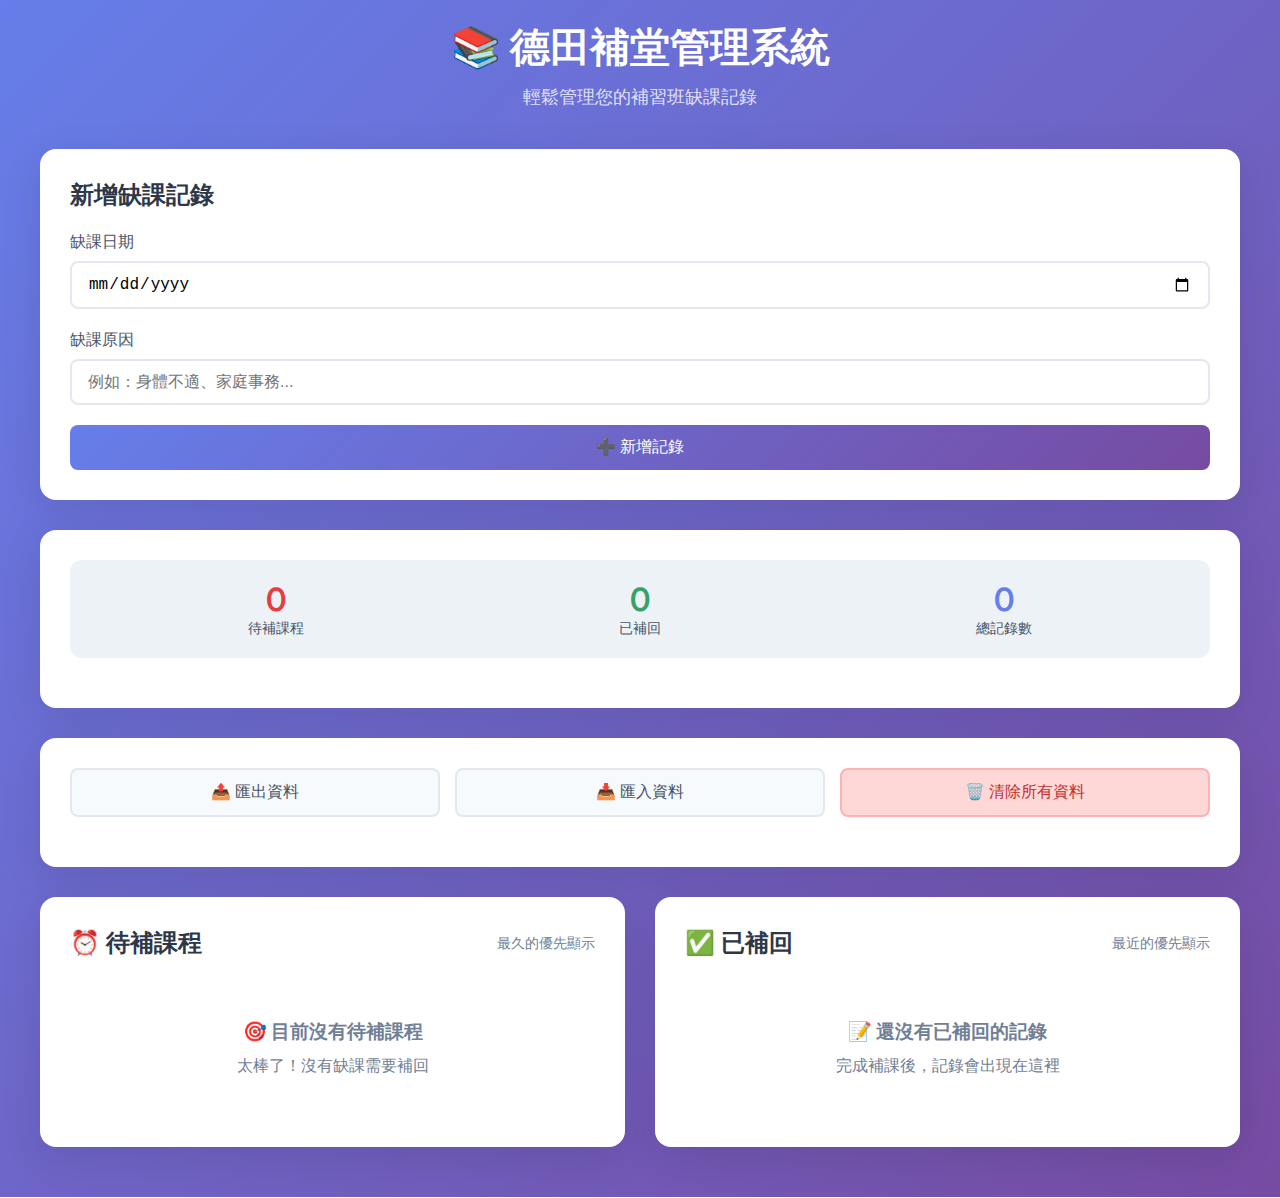
<file: buxi/index.html>
<!DOCTYPE html>
<html lang="zh-Hant">
<head>
    <meta charset="UTF-8">
    <meta name="viewport" content="width=device-width, initial-scale=1.0">
    <title>德田補堂管理系統</title>
    <link href="https://fonts.googleapis.com/css2?family=Inter:wght@300;400;500;600&display=swap" rel="stylesheet">
    <style>
        * {
            margin: 0;
            padding: 0;
            box-sizing: border-box;
        }

        body {
            font-family: 'Inter', -apple-system, BlinkMacSystemFont, sans-serif;
            background: linear-gradient(135deg, #667eea 0%, #764ba2 100%);
            min-height: 100vh;
            padding: 20px;
        }

        .app-container {
            max-width: 1200px;
            margin: 0 auto;
        }

        .header {
            text-align: center;
            margin-bottom: 40px;
        }

        .header h1 {
            color: white;
            font-size: 2.5rem;
            font-weight: 600;
            margin-bottom: 10px;
        }

        .header p {
            color: rgba(255, 255, 255, 0.8);
            font-size: 1.1rem;
        }

        .card {
            background: white;
            border-radius: 16px;
            padding: 30px;
            margin-bottom: 30px;
            box-shadow: 0 10px 40px rgba(0, 0, 0, 0.1);
        }

        .form-section h2 {
            color: #2d3748;
            font-size: 1.5rem;
            margin-bottom: 20px;
            font-weight: 600;
        }

        .form-group {
            margin-bottom: 20px;
        }

        .form-group label {
            display: block;
            color: #4a5568;
            font-weight: 500;
            margin-bottom: 8px;
        }

        .form-input {
            width: 100%;
            padding: 12px 16px;
            border: 2px solid #e2e8f0;
            border-radius: 8px;
            font-size: 16px;
            transition: border-color 0.3s ease;
        }

        .form-input:focus {
            outline: none;
            border-color: #667eea;
        }

        .btn {
            padding: 12px 24px;
            border: none;
            border-radius: 8px;
            font-size: 16px;
            font-weight: 500;
            cursor: pointer;
            transition: all 0.3s ease;
        }

        .btn-primary {
            background: linear-gradient(135deg, #667eea, #764ba2);
            color: white;
            width: 100%;
        }

        .btn-primary:hover {
            transform: translateY(-2px);
            box-shadow: 0 5px 15px rgba(102, 126, 234, 0.4);
        }

        .btn-secondary {
            background: #f7fafc;
            color: #4a5568;
            border: 2px solid #e2e8f0;
        }

        .btn-secondary:hover {
            background: #edf2f7;
        }

        .btn-success {
            background: #c6f6d5;
            color: #22543d;
            border: 2px solid #9ae6b4;
        }

        .btn-success:hover {
            background: #9ae6b4;
        }

        .btn-warning {
            background: #fed7d7;
            color: #c53030;
            border: 2px solid #feb2b2;
        }

        .btn-warning:hover {
            background: #feb2b2;
        }

        .controls {
            display: flex;
            gap: 15px;
            margin-bottom: 20px;
        }

        .controls .btn {
            flex: 1;
        }

        .content-grid {
            display: grid;
            grid-template-columns: 1fr 1fr;
            gap: 30px;
        }

        .section-header {
            display: flex;
            justify-content: space-between;
            align-items: center;
            margin-bottom: 20px;
        }

        .section-title {
            color: #2d3748;
            font-size: 1.5rem;
            font-weight: 600;
            display: flex;
            align-items: center;
            gap: 10px;
        }

        .page-info {
            color: #718096;
            font-size: 0.9rem;
        }

        .record-item {
            background: #f8fafc;
            border: 1px solid #e2e8f0;
            border-radius: 12px;
            padding: 20px;
            margin-bottom: 15px;
            transition: all 0.3s ease;
        }

        .record-item:hover {
            transform: translateY(-2px);
            box-shadow: 0 5px 20px rgba(0, 0, 0, 0.1);
        }

        .completed-item {
            background: #f0fff4;
            border: 1px solid #c6f6d5;
        }

        .urgent-item {
            background: #fff5f5;
            border: 1px solid #feb2b2;
        }

        .record-header {
            display: flex;
            justify-content: space-between;
            align-items: center;
            margin-bottom: 10px;
        }

        .record-date {
            font-size: 1.1rem;
            font-weight: 600;
            color: #2d3748;
        }

        .days-ago {
            font-size: 0.8rem;
            color: #e53e3e;
            font-weight: 500;
        }

        .record-reason {
            color: #4a5568;
            font-size: 1rem;
            line-height: 1.5;
            margin-bottom: 10px;
        }

        .completed-date {
            color: #22543d;
            font-size: 0.9rem;
            font-style: italic;
        }

        .empty-state {
            text-align: center;
            padding: 40px 20px;
            color: #718096;
        }

        .empty-state h3 {
            font-size: 1.2rem;
            margin-bottom: 10px;
        }

        .pagination {
            display: flex;
            justify-content: center;
            align-items: center;
            gap: 10px;
            margin-top: 20px;
            padding-top: 20px;
            border-top: 1px solid #e2e8f0;
        }

        .pagination-btn {
            padding: 8px 16px;
            border: 1px solid #e2e8f0;
            background: white;
            border-radius: 6px;
            cursor: pointer;
            transition: all 0.3s ease;
        }

        .pagination-btn:hover:not(:disabled) {
            background: #edf2f7;
            border-color: #cbd5e0;
        }

        .pagination-btn:disabled {
            opacity: 0.5;
            cursor: not-allowed;
        }

        .pagination-info {
            color: #4a5568;
            font-size: 0.9rem;
            margin: 0 10px;
        }

        .stats {
            display: flex;
            justify-content: space-around;
            background: #edf2f7;
            padding: 20px;
            border-radius: 12px;
            margin-bottom: 20px;
        }

        .stat-item {
            text-align: center;
        }

        .stat-number {
            font-size: 2rem;
            font-weight: 600;
            color: #667eea;
        }

        .stat-label {
            color: #4a5568;
            font-size: 0.9rem;
        }

        .pending-count {
            color: #e53e3e;
        }

        .completed-count {
            color: #38a169;
        }

        @media (max-width: 768px) {
            .content-grid {
                grid-template-columns: 1fr;
            }
            
            .controls {
                flex-direction: column;
            }
            
            .header h1 {
                font-size: 2rem;
            }
            
            .card {
                padding: 20px;
            }

            .stats {
                flex-direction: column;
                gap: 15px;
            }

            .section-header {
                flex-direction: column;
                align-items: flex-start;
                gap: 10px;
            }
        }
    </style>
</head>
<body>
    <div class="app-container">
        <div class="header">
            <h1>📚 德田補堂管理系統</h1>
            <p>輕鬆管理您的補習班缺課記錄</p>
        </div>

        <!-- 新增記錄卡片 -->
        <div class="card form-section">
            <h2>新增缺課記錄</h2>
            <form id="absenceForm">
                <div class="form-group">
                    <label for="date">缺課日期</label>
                    <input type="date" id="date" class="form-input" required>
                </div>
                
                <div class="form-group">
                    <label for="reason">缺課原因</label>
                    <input type="text" id="reason" class="form-input" placeholder="例如：身體不適、家庭事務..." required>
                </div>
                
                <button type="submit" class="btn btn-primary">➕ 新增記錄</button>
            </form>
        </div>

        <!-- 統計資訊 -->
        <div class="card">
            <div class="stats">
                <div class="stat-item">
                    <div class="stat-number pending-count" id="pendingCount">0</div>
                    <div class="stat-label">待補課程</div>
                </div>
                <div class="stat-item">
                    <div class="stat-number completed-count" id="completedCount">0</div>
                    <div class="stat-label">已補回</div>
                </div>
                <div class="stat-item">
                    <div class="stat-number" id="totalCount">0</div>
                    <div class="stat-label">總記錄數</div>
                </div>
            </div>
        </div>

        <!-- 資料管理 -->
        <div class="card">
            <div class="controls">
                <button id="exportBtn" class="btn btn-secondary">📤 匯出資料</button>
                <button id="importBtn" class="btn btn-secondary">📥 匯入資料</button>
                <button id="clearAllBtn" class="btn btn-warning">🗑️ 清除所有資料</button>
                <input type="file" id="importFile" accept=".json" style="display: none;">
            </div>
        </div>

        <!-- 記錄列表 -->
        <div class="content-grid">
            <!-- 待補課程 -->
            <div class="card">
                <div class="section-header">
                    <h2 class="section-title">⏰ 待補課程</h2>
                    <span class="page-info">最久的優先顯示</span>
                </div>
                <div id="pendingList"></div>
                <div id="pendingPagination" class="pagination" style="display: none;"></div>
            </div>

            <!-- 已補回 -->
            <div class="card">
                <div class="section-header">
                    <h2 class="section-title">✅ 已補回</h2>
                    <span class="page-info">最近的優先顯示</span>
                </div>
                <div id="completedList"></div>
                <div id="completedPagination" class="pagination" style="display: none;"></div>
            </div>
        </div>
    </div>

    <script>
        class AbsenceManager {
            constructor() {
                this.pendingAbsences = [];
                this.completedAbsences = [];
                this.nextId = 1;
                this.pendingCurrentPage = 1;
                this.completedCurrentPage = 1;
                this.itemsPerPage = 5;
                this.init();
            }

            init() {
                this.bindEvents();
                this.render();
                this.updateStats();
            }

            bindEvents() {
                document.getElementById('absenceForm').addEventListener('submit', (e) => {
                    e.preventDefault();
                    this.addAbsence();
                });

                document.getElementById('exportBtn').addEventListener('click', () => {
                    this.exportData();
                });

                document.getElementById('importBtn').addEventListener('click', () => {
                    document.getElementById('importFile').click();
                });

                document.getElementById('clearAllBtn').addEventListener('click', () => {
                    this.clearAllData();
                });

                document.getElementById('importFile').addEventListener('change', (e) => {
                    this.importData(e);
                });
            }

            addAbsence() {
                const date = document.getElementById('date').value;
                const reason = document.getElementById('reason').value.trim();

                if (date && reason) {
                    this.pendingAbsences.push({
                        id: this.nextId++,
                        date: date,
                        reason: reason,
                        createdAt: new Date().toISOString()
                    });

                    // 重置到第一頁
                    this.pendingCurrentPage = 1;
                    this.render();
                    this.updateStats();
                    document.getElementById('absenceForm').reset();
                }
            }

            markAsCompleted(id) {
                const absenceIndex = this.pendingAbsences.findIndex(absence => absence.id === id);
                if (absenceIndex !== -1) {
                    const absence = this.pendingAbsences.splice(absenceIndex, 1)[0];
                    absence.completedAt = new Date().toISOString();
                    this.completedAbsences.push(absence);
                    
                    // 重新計算分頁
                    this.adjustPendingPage();
                    this.completedCurrentPage = 1;
                    this.render();
                    this.updateStats();
                }
            }

            markAsPending(id) {
                const absenceIndex = this.completedAbsences.findIndex(absence => absence.id === id);
                if (absenceIndex !== -1) {
                    const absence = this.completedAbsences.splice(absenceIndex, 1)[0];
                    delete absence.completedAt;
                    this.pendingAbsences.push(absence);
                    
                    // 重新計算分頁
                    this.adjustCompletedPage();
                    this.pendingCurrentPage = 1;
                    this.render();
                    this.updateStats();
                }
            }

            deleteAbsence(id, isCompleted = false) {
                if (confirm('確定要刪除這筆記錄嗎？')) {
                    if (isCompleted) {
                        this.completedAbsences = this.completedAbsences.filter(absence => absence.id !== id);
                        this.adjustCompletedPage();
                    } else {
                        this.pendingAbsences = this.pendingAbsences.filter(absence => absence.id !== id);
                        this.adjustPendingPage();
                    }
                    
                    this.render();
                    this.updateStats();
                }
            }

            adjustPendingPage() {
                const maxPage = Math.ceil(this.pendingAbsences.length / this.itemsPerPage);
                if (this.pendingCurrentPage > maxPage && maxPage > 0) {
                    this.pendingCurrentPage = maxPage;
                }
            }

            adjustCompletedPage() {
                const maxPage = Math.ceil(this.completedAbsences.length / this.itemsPerPage);
                if (this.completedCurrentPage > maxPage && maxPage > 0) {
                    this.completedCurrentPage = maxPage;
                }
            }

            changePendingPage(direction) {
                const maxPage = Math.ceil(this.pendingAbsences.length / this.itemsPerPage);
                if (direction === 'prev' && this.pendingCurrentPage > 1) {
                    this.pendingCurrentPage--;
                } else if (direction === 'next' && this.pendingCurrentPage < maxPage) {
                    this.pendingCurrentPage++;
                }
                this.renderPendingList();
            }

            changeCompletedPage(direction) {
                const maxPage = Math.ceil(this.completedAbsences.length / this.itemsPerPage);
                if (direction === 'prev' && this.completedCurrentPage > 1) {
                    this.completedCurrentPage--;
                } else if (direction === 'next' && this.completedCurrentPage < maxPage) {
                    this.completedCurrentPage++;
                }
                this.renderCompletedList();
            }

            getDaysAgo(dateString) {
                const date = new Date(dateString);
                const today = new Date();
                const diffTime = today - date;
                const diffDays = Math.floor(diffTime / (1000 * 60 * 60 * 24));
                return diffDays;
            }

            render() {
                this.renderPendingList();
                this.renderCompletedList();
            }

            renderPendingList() {
                const pendingList = document.getElementById('pendingList');
                const pendingPagination = document.getElementById('pendingPagination');
                
                if (this.pendingAbsences.length === 0) {
                    pendingList.innerHTML = `
                        <div class="empty-state">
                            <h3>🎯 目前沒有待補課程</h3>
                            <p>太棒了！沒有缺課需要補回</p>
                        </div>
                    `;
                    pendingPagination.style.display = 'none';
                    return;
                }

                // 按日期排序：最舊的在前
                const sortedPending = [...this.pendingAbsences].sort((a, b) => 
                    new Date(a.date) - new Date(b.date)
                );

                // 分頁邏輯
                const startIndex = (this.pendingCurrentPage - 1) * this.itemsPerPage;
                const endIndex = startIndex + this.itemsPerPage;
                const pageItems = sortedPending.slice(startIndex, endIndex);
                const totalPages = Math.ceil(sortedPending.length / this.itemsPerPage);

                pendingList.innerHTML = pageItems.map(absence => {
                    const daysAgo = this.getDaysAgo(absence.date);
                    const isUrgent = daysAgo > 7; // 超過7天視為急迫
                    return `
                        <div class="record-item ${isUrgent ? 'urgent-item' : ''}">
                            <div class="record-header">
                                <span class="record-date">${this.formatDate(absence.date)}</span>
                                <span class="days-ago">${daysAgo}天前</span>
                            </div>
                            <div class="record-reason">${absence.reason}</div>
                            <div style="display: flex; gap: 10px; margin-top: 10px;">
                                <button class="btn btn-success" onclick="absenceManager.markAsCompleted(${absence.id})" style="flex: 1;">
                                    ✅ 標記為已補回
                                </button>
                                <button class="btn btn-warning" onclick="absenceManager.deleteAbsence(${absence.id}, false)" style="padding: 12px;">
                                    🗑️
                                </button>
                            </div>
                        </div>
                    `;
                }).join('');

                // 顯示分頁控制器
                if (totalPages > 1) {
                    pendingPagination.style.display = 'flex';
                    pendingPagination.innerHTML = `
                        <button class="pagination-btn" onclick="absenceManager.changePendingPage('prev')" 
                                ${this.pendingCurrentPage === 1 ? 'disabled' : ''}>
                            ← 上一頁
                        </button>
                        <span class="pagination-info">第 ${this.pendingCurrentPage} 頁，共 ${totalPages} 頁</span>
                        <button class="pagination-btn" onclick="absenceManager.changePendingPage('next')" 
                                ${this.pendingCurrentPage === totalPages ? 'disabled' : ''}>
                            下一頁 →
                        </button>
                    `;
                } else {
                    pendingPagination.style.display = 'none';
                }
            }

            renderCompletedList() {
                const completedList = document.getElementById('completedList');
                const completedPagination = document.getElementById('completedPagination');
                
                if (this.completedAbsences.length === 0) {
                    completedList.innerHTML = `
                        <div class="empty-state">
                            <h3>📝 還沒有已補回的記錄</h3>
                            <p>完成補課後，記錄會出現在這裡</p>
                        </div>
                    `;
                    completedPagination.style.display = 'none';
                    return;
                }

                // 按補回時間排序：最新的在前
                const sortedCompleted = [...this.completedAbsences].sort((a, b) => 
                    new Date(b.completedAt) - new Date(a.completedAt)
                );

                // 分頁邏輯
                const startIndex = (this.completedCurrentPage - 1) * this.itemsPerPage;
                const endIndex = startIndex + this.itemsPerPage;
                const pageItems = sortedCompleted.slice(startIndex, endIndex);
                const totalPages = Math.ceil(sortedCompleted.length / this.itemsPerPage);

                completedList.innerHTML = pageItems.map(absence => `
                    <div class="record-item completed-item">
                        <div class="record-header">
                            <span class="record-date">${this.formatDate(absence.date)}</span>
                        </div>
                        <div class="record-reason">${absence.reason}</div>
                        <div class="completed-date">補回時間：${this.formatDateTime(absence.completedAt)}</div>
                        <div style="display: flex; gap: 10px; margin-top: 10px;">
                            <button class="btn btn-secondary" onclick="absenceManager.markAsPending(${absence.id})" style="flex: 1;">
                                ↩️ 移回待補列表
                            </button>
                            <button class="btn btn-warning" onclick="absenceManager.deleteAbsence(${absence.id}, true)" style="padding: 12px;">
                                🗑️
                            </button>
                        </div>
                    </div>
                `).join('');

                // 顯示分頁控制器
                if (totalPages > 1) {
                    completedPagination.style.display = 'flex';
                    completedPagination.innerHTML = `
                        <button class="pagination-btn" onclick="absenceManager.changeCompletedPage('prev')" 
                                ${this.completedCurrentPage === 1 ? 'disabled' : ''}>
                            ← 上一頁
                        </button>
                        <span class="pagination-info">第 ${this.completedCurrentPage} 頁，共 ${totalPages} 頁</span>
                        <button class="pagination-btn" onclick="absenceManager.changeCompletedPage('next')" 
                                ${this.completedCurrentPage === totalPages ? 'disabled' : ''}>
                            下一頁 →
                        </button>
                    `;
                } else {
                    completedPagination.style.display = 'none';
                }
            }

            updateStats() {
                document.getElementById('pendingCount').textContent = this.pendingAbsences.length;
                document.getElementById('completedCount').textContent = this.completedAbsences.length;
                document.getElementById('totalCount').textContent = this.pendingAbsences.length + this.completedAbsences.length;
            }

            formatDate(dateString) {
                const date = new Date(dateString);
                return date.toLocaleDateString('zh-TW', {
                    year: 'numeric',
                    month: 'long',
                    day: 'numeric',
                    weekday: 'short'
                });
            }

            formatDateTime(dateTimeString) {
                const date = new Date(dateTimeString);
                return date.toLocaleString('zh-TW', {
                    year: 'numeric',
                    month: 'short',
                    day: 'numeric',
                    hour: '2-digit',
                    minute: '2-digit'
                });
            }

            exportData() {
                const exportData = {
                    pendingAbsences: this.pendingAbsences,
                    completedAbsences: this.completedAbsences,
                    exportDate: new Date().toISOString()
                };

                const dataStr = JSON.stringify(exportData, null, 2);
                const blob = new Blob([dataStr], { type: 'application/json' });
                const url = URL.createObjectURL(blob);
                const a = document.createElement('a');
                a.href = url;
                a.download = `缺課記錄_${new Date().toISOString().split('T')[0]}.json`;
                a.click();
                URL.revokeObjectURL(url);
            }

            importData(event) {
                const file = event.target.files[0];
                if (!file) return;

                const reader = new FileReader();
                reader.onload = (e) => {
                    try {
                        const importedData = JSON.parse(e.target.result);
                        
                        if (importedData.pendingAbsences && importedData.completedAbsences) {
                            if (confirm('匯入資料將覆蓋現有的所有記錄，是否繼續？')) {
                                this.pendingAbsences = importedData.pendingAbsences || [];
                                this.completedAbsences = importedData.completedAbsences || [];
                                
                                // 更新 nextId
                                const allIds = [
                                    ...this.pendingAbsences.map(a => a.id),
                                    ...this.completedAbsences.map(a => a.id)
                                ];
                                this.nextId = allIds.length > 0 ? Math.max(...allIds) + 1 : 1;
                                
                                // 重置分頁
                                this.pendingCurrentPage = 1;
                                this.completedCurrentPage = 1;
                                
                                this.render();
                                this.updateStats();
                                alert('✅ 資料匯入成功！');
                            }
                        } else {
                            alert('❌ 檔案格式不正確');
                        }
                    } catch (error) {
                        alert('❌ 匯入失敗，請確保檔案格式正確');
                    }
                };
                reader.readAsText(file);
                event.target.value = '';
            }

            clearAllData() {
                if (confirm('確定要清除所有資料嗎？此操作無法復原！')) {
                    this.pendingAbsences = [];
                    this.completedAbsences = [];
                    this.nextId = 1;
                    this.pendingCurrentPage = 1;
                    this.completedCurrentPage = 1;
                    this.render();
                    this.updateStats();
                    alert('✅ 所有資料已清除');
                }
            }
        }

        // 初始化應用程式
        const absenceManager = new AbsenceManager();
    </script>
</body>
</html>
</file>
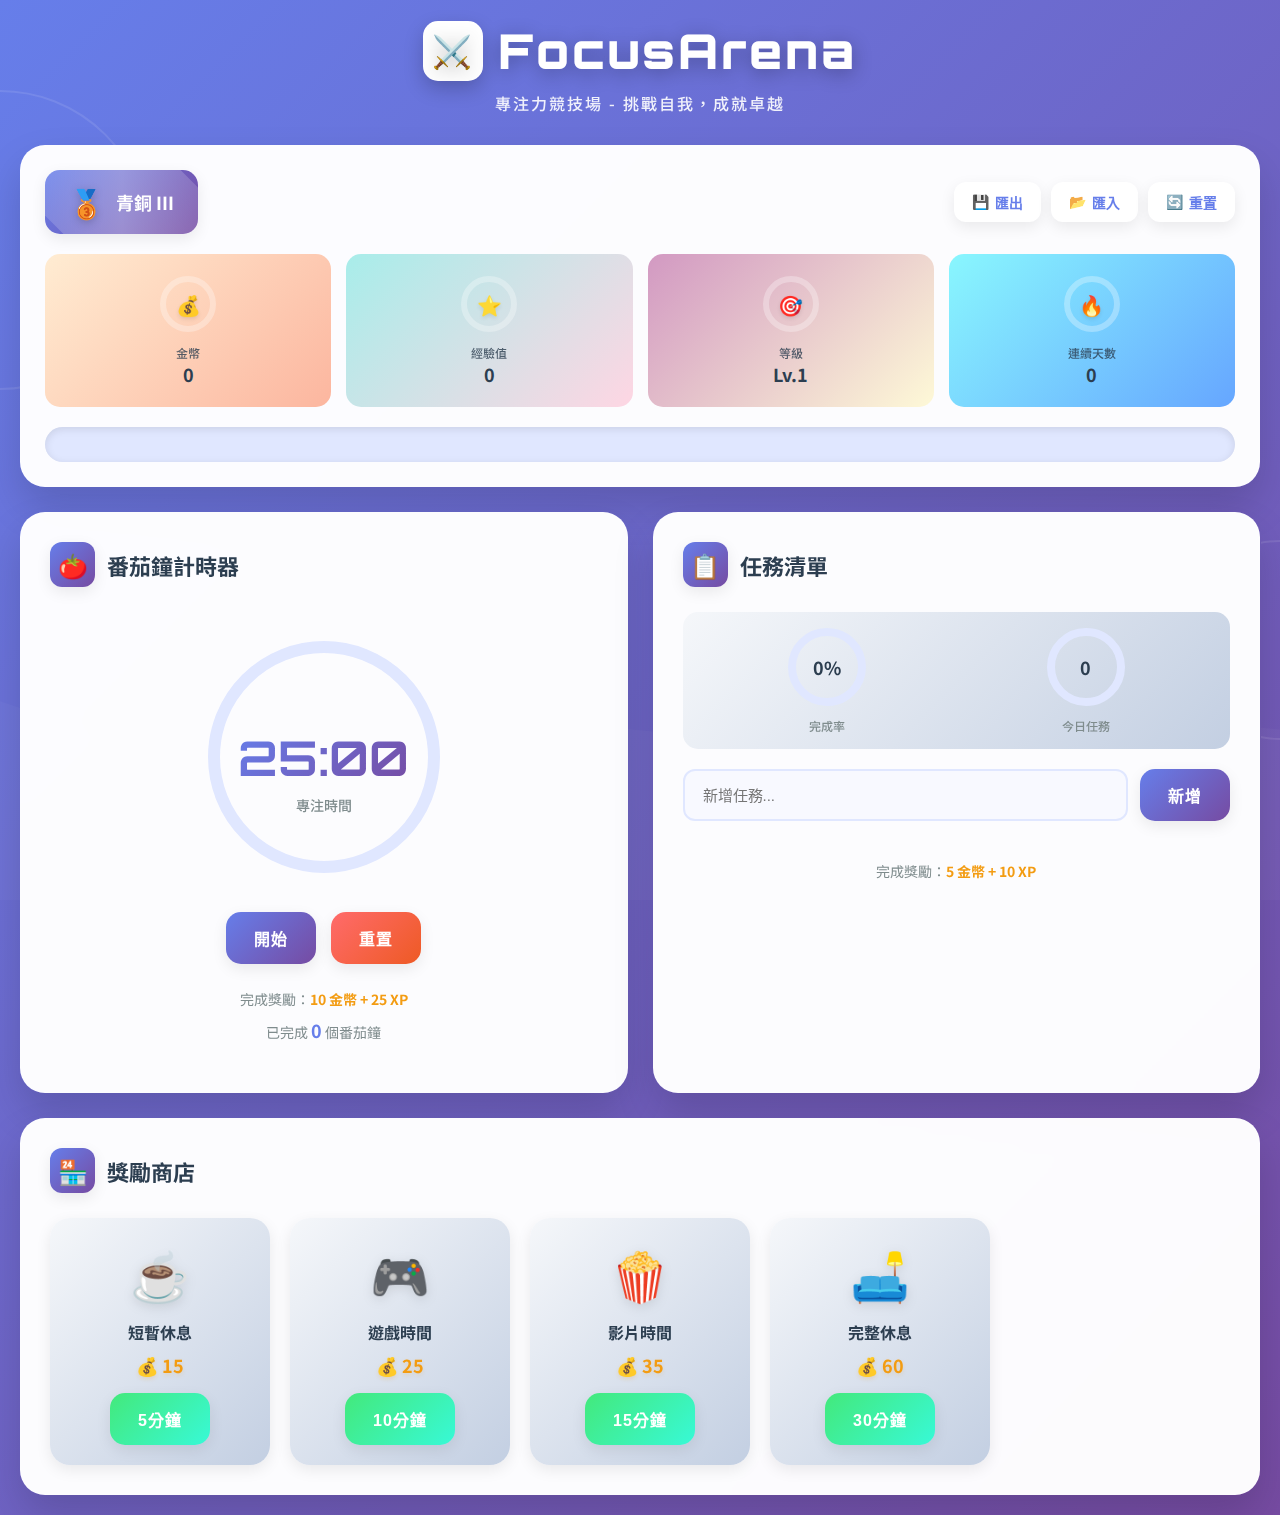
<file: focus-arena/index.html>
<!DOCTYPE html>
<html lang="zh-TW">
<head>
    <meta charset="UTF-8">
    <meta name="viewport" content="width=device-width, initial-scale=1.0">
    <title>FocusArena - 專注力競技場</title>
    <link href="https://fonts.googleapis.com/css2?family=Orbitron:wght@400;700;900&family=Noto+Sans+TC:wght@400;500;700&display=swap" rel="stylesheet">
    <style>
        * {
            margin: 0;
            padding: 0;
            box-sizing: border-box;
        }

        :root {
            --primary-gradient: linear-gradient(135deg, #667eea 0%, #764ba2 100%);
            --secondary-gradient: linear-gradient(135deg, #f093fb 0%, #f5576c 100%);
            --success-gradient: linear-gradient(135deg, #43e97b 0%, #38f9d7 100%);
            --warning-gradient: linear-gradient(135deg, #fa709a 0%, #fee140 100%);
            --dark-bg: #1a1a2e;
            --card-bg: rgba(255, 255, 255, 0.98);
            --shadow-xl: 0 20px 40px rgba(0, 0, 0, 0.15);
            --shadow-lg: 0 10px 30px rgba(0, 0, 0, 0.12);
            --shadow-md: 0 5px 15px rgba(0, 0, 0, 0.08);
        }

        body {
            font-family: 'Noto Sans TC', sans-serif;
            background: linear-gradient(135deg, #667eea 0%, #764ba2 100%);
            min-height: 100vh;
            position: relative;
            overflow-x: hidden;
        }

        /* 動態背景效果 */
        body::before {
            content: '';
            position: fixed;
            top: 0;
            left: 0;
            width: 100%;
            height: 100%;
            background: url('data:image/svg+xml,<svg xmlns="http://www.w3.org/2000/svg" viewBox="0 0 1440 320"><path fill="%23ffffff" fill-opacity="0.03" d="M0,96L48,112C96,128,192,160,288,160C384,160,480,128,576,122.7C672,117,768,139,864,138.7C960,139,1056,117,1152,112C1248,107,1344,117,1392,122.7L1440,128L1440,320L1392,320C1344,320,1248,320,1152,320C1056,320,960,320,864,320C768,320,672,320,576,320C480,320,384,320,288,320C192,320,96,320,48,320L0,320Z"></path></svg>') no-repeat bottom;
            pointer-events: none;
            z-index: 1;
        }

        .container {
            max-width: 1280px;
            margin: 0 auto;
            padding: 20px;
            position: relative;
            z-index: 2;
        }

        /* 品牌標題 */
        .brand-header {
            text-align: center;
            margin-bottom: 30px;
            animation: fadeInDown 0.8s ease;
        }

        .brand-title {
            font-family: 'Orbitron', sans-serif;
            font-size: 48px;
            font-weight: 900;
            color: white;
            text-shadow: 0 4px 20px rgba(0, 0, 0, 0.3);
            letter-spacing: 3px;
            margin-bottom: 10px;
            display: inline-flex;
            align-items: center;
            gap: 15px;
        }

        .brand-icon {
            width: 60px;
            height: 60px;
            background: white;
            border-radius: 15px;
            display: flex;
            align-items: center;
            justify-content: center;
            font-size: 32px;
            box-shadow: 0 8px 20px rgba(0, 0, 0, 0.2);
        }

        .brand-subtitle {
            color: rgba(255, 255, 255, 0.9);
            font-size: 16px;
            font-weight: 500;
            letter-spacing: 2px;
        }

        /* 主要統計卡片 */
        .stats-header {
            background: var(--card-bg);
            border-radius: 25px;
            padding: 25px;
            margin-bottom: 25px;
            box-shadow: var(--shadow-xl);
            backdrop-filter: blur(10px);
            animation: fadeIn 0.8s ease 0.2s both;
        }

        .header-top {
            display: flex;
            justify-content: space-between;
            align-items: center;
            margin-bottom: 20px;
            flex-wrap: wrap;
            gap: 15px;
        }

        .rank-section {
            display: flex;
            align-items: center;
            gap: 20px;
        }

        .rank-badge {
            display: flex;
            align-items: center;
            gap: 12px;
            padding: 12px 24px;
            background: var(--primary-gradient);
            color: white;
            border-radius: 15px;
            font-size: 18px;
            font-weight: 700;
            box-shadow: var(--shadow-md);
            position: relative;
            overflow: hidden;
        }

        .rank-badge::before {
            content: '';
            position: absolute;
            top: -50%;
            left: -50%;
            width: 200%;
            height: 200%;
            background: linear-gradient(45deg, transparent, rgba(255,255,255,0.3), transparent);
            transform: rotate(45deg);
            animation: shine 3s infinite;
        }

        @keyframes shine {
            0% { transform: translateX(-100%) translateY(-100%) rotate(45deg); }
            100% { transform: translateX(100%) translateY(100%) rotate(45deg); }
        }

        .rank-icon {
            font-size: 28px;
            filter: drop-shadow(0 2px 4px rgba(0,0,0,0.2));
        }

        .data-actions {
            display: flex;
            gap: 10px;
        }

        .action-btn {
            padding: 10px 18px;
            border: none;
            background: white;
            color: #667eea;
            border-radius: 12px;
            font-size: 14px;
            font-weight: 600;
            cursor: pointer;
            transition: all 0.3s cubic-bezier(0.4, 0, 0.2, 1);
            display: flex;
            align-items: center;
            gap: 6px;
            box-shadow: var(--shadow-md);
            position: relative;
            overflow: hidden;
        }

        .action-btn::before {
            content: '';
            position: absolute;
            top: 50%;
            left: 50%;
            width: 0;
            height: 0;
            border-radius: 50%;
            background: var(--primary-gradient);
            transition: width 0.5s, height 0.5s;
            transform: translate(-50%, -50%);
        }

        .action-btn:hover::before {
            width: 300px;
            height: 300px;
        }

        .action-btn:hover {
            color: white;
            transform: translateY(-2px);
            box-shadow: var(--shadow-lg);
        }

        .action-btn span {
            position: relative;
            z-index: 1;
        }

        /* 統計項目網格 - 加入圓環 */
        .stats-grid {
            display: grid;
            grid-template-columns: repeat(auto-fit, minmax(150px, 1fr));
            gap: 15px;
            margin-bottom: 20px;
        }

        .stat-card {
            background: linear-gradient(135deg, #f5f7fa 0%, #c3cfe2 100%);
            padding: 20px 15px;
            border-radius: 15px;
            display: flex;
            flex-direction: column;
            align-items: center;
            gap: 10px;
            transition: all 0.3s;
            cursor: default;
            position: relative;
        }

        .stat-card:hover {
            transform: translateY(-3px) scale(1.02);
            box-shadow: var(--shadow-lg);
        }

        .stat-card:nth-child(1) { background: linear-gradient(135deg, #ffecd2 0%, #fcb69f 100%); }
        .stat-card:nth-child(2) { background: linear-gradient(135deg, #a8edea 0%, #fed6e3 100%); }
        .stat-card:nth-child(3) { background: linear-gradient(135deg, #d299c2 0%, #fef9d7 100%); }
        .stat-card:nth-child(4) { background: linear-gradient(135deg, #89f7fe 0%, #66a6ff 100%); }

        /* 小型圓環進度 */
        .mini-ring {
            width: 60px;
            height: 60px;
            position: relative;
        }

        .mini-ring svg {
            transform: rotate(-90deg);
        }

        .mini-ring-bg {
            stroke: rgba(255, 255, 255, 0.3);
            fill: none;
            stroke-width: 6;
        }

        .mini-ring-progress {
            stroke: white;
            fill: none;
            stroke-width: 6;
            stroke-linecap: round;
            transition: stroke-dashoffset 0.5s ease;
            filter: drop-shadow(0 2px 4px rgba(0,0,0,0.2));
        }

        .mini-ring-center {
            position: absolute;
            top: 50%;
            left: 50%;
            transform: translate(-50%, -50%);
            font-size: 20px;
            font-weight: bold;
            color: white;
            text-shadow: 0 2px 4px rgba(0,0,0,0.1);
        }

        .stat-info {
            text-align: center;
        }

        .stat-label {
            font-size: 12px;
            opacity: 0.8;
            font-weight: 500;
            color: #2c3e50;
        }

        .stat-value {
            font-size: 18px;
            font-weight: 700;
            color: #2c3e50;
        }

        /* 經驗值進度條 */
        .xp-progress {
            background: #e0e7ff;
            border-radius: 20px;
            height: 35px;
            overflow: hidden;
            box-shadow: inset 0 2px 8px rgba(0,0,0,0.1);
            position: relative;
        }

        .xp-bar {
            height: 100%;
            background: var(--primary-gradient);
            border-radius: 20px;
            transition: width 0.5s cubic-bezier(0.4, 0, 0.2, 1);
            display: flex;
            align-items: center;
            justify-content: center;
            color: white;
            font-weight: 700;
            font-size: 14px;
            position: relative;
            overflow: hidden;
        }

        .xp-bar::after {
            content: '';
            position: absolute;
            top: 0;
            left: 0;
            right: 0;
            bottom: 0;
            background: linear-gradient(90deg, 
                transparent, 
                rgba(255,255,255,0.3), 
                transparent);
            animation: progressShine 2s linear infinite;
        }

        @keyframes progressShine {
            0% { transform: translateX(-100%); }
            100% { transform: translateX(100%); }
        }

        /* 主要內容網格 */
        .main-grid {
            display: grid;
            grid-template-columns: repeat(auto-fit, minmax(350px, 1fr));
            gap: 25px;
            margin-bottom: 25px;
        }

        @media (max-width: 768px) {
            .main-grid {
                grid-template-columns: 1fr;
            }
        }

        /* 卡片樣式 */
        .card {
            background: var(--card-bg);
            border-radius: 25px;
            padding: 30px;
            box-shadow: var(--shadow-xl);
            backdrop-filter: blur(10px);
            animation: fadeInUp 0.8s ease both;
            transition: transform 0.3s;
        }

        .card:hover {
            transform: translateY(-5px);
        }

        .card:nth-child(1) { animation-delay: 0.3s; }
        .card:nth-child(2) { animation-delay: 0.4s; }
        .card:nth-child(3) { animation-delay: 0.5s; }

        .card-header {
            display: flex;
            align-items: center;
            gap: 12px;
            margin-bottom: 25px;
        }

        .card-icon {
            width: 45px;
            height: 45px;
            background: var(--primary-gradient);
            border-radius: 12px;
            display: flex;
            align-items: center;
            justify-content: center;
            font-size: 24px;
            box-shadow: var(--shadow-md);
        }

        .card-title {
            font-size: 22px;
            font-weight: 700;
            color: #2c3e50;
            flex: 1;
        }

        /* 番茄鐘圓環樣式 */
        .timer-container {
            text-align: center;
            padding: 20px;
        }

        .timer-ring-container {
            position: relative;
            width: 250px;
            height: 250px;
            margin: 0 auto 30px;
        }

        .timer-ring {
            width: 100%;
            height: 100%;
            transform: rotate(-90deg);
        }

        .timer-ring-bg {
            stroke: #e0e7ff;
            fill: none;
            stroke-width: 12;
        }

        .timer-ring-progress {
            stroke: url(#gradient);
            fill: none;
            stroke-width: 12;
            stroke-linecap: round;
            transition: stroke-dashoffset 1s linear;
            filter: drop-shadow(0 4px 8px rgba(102, 126, 234, 0.3));
        }

        .timer-ring-glow {
            stroke: url(#gradient);
            fill: none;
            stroke-width: 12;
            stroke-linecap: round;
            opacity: 0.3;
            filter: blur(8px);
        }

        .timer-display {
            position: absolute;
            top: 50%;
            left: 50%;
            transform: translate(-50%, -50%);
            font-family: 'Orbitron', monospace;
            font-size: 48px;
            font-weight: 700;
            background: var(--primary-gradient);
            -webkit-background-clip: text;
            -webkit-text-fill-color: transparent;
            background-clip: text;
        }

        .timer-label {
            position: absolute;
            top: 65%;
            left: 50%;
            transform: translate(-50%, 0);
            color: #7f8c8d;
            font-size: 14px;
            font-weight: 500;
        }

        /* 浮動圓環背景裝飾 */
        .floating-rings {
            position: fixed;
            width: 100%;
            height: 100%;
            pointer-events: none;
            z-index: 0;
            overflow: hidden;
        }

        .floating-ring {
            position: absolute;
            border: 2px solid rgba(255, 255, 255, 0.1);
            border-radius: 50%;
            animation: float 20s infinite ease-in-out;
        }

        .floating-ring:nth-child(1) {
            width: 300px;
            height: 300px;
            top: 10%;
            left: -150px;
            animation-delay: 0s;
        }

        .floating-ring:nth-child(2) {
            width: 200px;
            height: 200px;
            top: 60%;
            right: -100px;
            animation-delay: 5s;
        }

        .floating-ring:nth-child(3) {
            width: 150px;
            height: 150px;
            bottom: 10%;
            left: 10%;
            animation-delay: 10s;
        }

        @keyframes float {
            0%, 100% {
                transform: translate(0, 0) rotate(0deg);
            }
            33% {
                transform: translate(30px, -30px) rotate(120deg);
            }
            66% {
                transform: translate(-20px, 20px) rotate(240deg);
            }
        }

        .timer-controls {
            display: flex;
            justify-content: center;
            gap: 15px;
            margin: 25px 0;
        }

        /* 按鈕樣式 */
        .btn {
            padding: 14px 28px;
            border: none;
            border-radius: 15px;
            font-size: 16px;
            font-weight: 600;
            cursor: pointer;
            transition: all 0.3s cubic-bezier(0.4, 0, 0.2, 1);
            text-transform: uppercase;
            letter-spacing: 1px;
            position: relative;
            overflow: hidden;
            box-shadow: var(--shadow-md);
        }

        .btn::before {
            content: '';
            position: absolute;
            top: 50%;
            left: 50%;
            width: 0;
            height: 0;
            border-radius: 50%;
            background: rgba(255,255,255,0.5);
            transition: width 0.5s, height 0.5s;
            transform: translate(-50%, -50%);
        }

        .btn:hover::before {
            width: 300px;
            height: 300px;
        }

        .btn:hover {
            transform: translateY(-3px);
            box-shadow: var(--shadow-lg);
        }

        .btn-primary {
            background: var(--primary-gradient);
            color: white;
        }

        .btn-secondary {
            background: linear-gradient(135deg, #667eea 0%, #764ba2 100%);
            color: white;
            opacity: 0.8;
        }

        .btn-success {
            background: var(--success-gradient);
            color: white;
        }

        .btn-danger {
            background: linear-gradient(135deg, #ff6b6b 0%, #ee5a24 100%);
            color: white;
        }

        /* 任務完成度圓環 */
        .todo-stats {
            display: flex;
            justify-content: space-around;
            margin-bottom: 20px;
            padding: 15px;
            background: linear-gradient(135deg, #f5f7fa 0%, #c3cfe2 100%);
            border-radius: 15px;
        }

        .todo-stat-ring {
            text-align: center;
        }

        .todo-ring {
            width: 80px;
            height: 80px;
            position: relative;
            margin: 0 auto 10px;
        }

        .todo-ring svg {
            transform: rotate(-90deg);
        }

        .todo-ring-center {
            position: absolute;
            top: 50%;
            left: 50%;
            transform: translate(-50%, -50%);
            font-size: 18px;
            font-weight: bold;
            color: #2c3e50;
        }

        .todo-stat-label {
            font-size: 12px;
            color: #7f8c8d;
            font-weight: 500;
        }

        /* 待辦事項樣式 */
        .todo-input-group {
            display: flex;
            gap: 12px;
            margin-bottom: 20px;
        }

        .todo-input {
            flex: 1;
            padding: 14px 18px;
            border: 2px solid #e0e7ff;
            border-radius: 12px;
            font-size: 15px;
            transition: all 0.3s;
            background: #f8f9ff;
        }

        .todo-input:focus {
            outline: none;
            border-color: #667eea;
            background: white;
            box-shadow: 0 0 0 4px rgba(102, 126, 234, 0.1);
        }

        .todo-list {
            max-height: 300px;
            overflow-y: auto;
            padding-right: 5px;
        }

        .todo-list::-webkit-scrollbar {
            width: 8px;
        }

        .todo-list::-webkit-scrollbar-track {
            background: #f1f1f1;
            border-radius: 10px;
        }

        .todo-list::-webkit-scrollbar-thumb {
            background: var(--primary-gradient);
            border-radius: 10px;
        }

        .todo-item {
            display: flex;
            align-items: center;
            padding: 16px;
            background: linear-gradient(135deg, #f5f7fa 0%, #c3cfe2 100%);
            border-radius: 12px;
            margin-bottom: 12px;
            transition: all 0.3s;
            box-shadow: var(--shadow-md);
        }

        .todo-item:hover {
            transform: translateX(5px);
            box-shadow: var(--shadow-lg);
        }

        .todo-item.completed {
            opacity: 0.5;
            background: linear-gradient(135deg, #e0e0e0 0%, #b0b0b0 100%);
        }

        .todo-checkbox {
            width: 22px;
            height: 22px;
            margin-right: 15px;
            cursor: pointer;
            accent-color: #667eea;
        }

        .todo-text {
            flex: 1;
            font-size: 15px;
            font-weight: 500;
            color: #2c3e50;
        }

        .todo-item.completed .todo-text {
            text-decoration: line-through;
            color: #7f8c8d;
        }

        .todo-delete {
            padding: 6px 12px;
            background: linear-gradient(135deg, #ff6b6b 0%, #ee5a24 100%);
            color: white;
            border: none;
            border-radius: 8px;
            cursor: pointer;
            font-weight: 600;
            transition: all 0.3s;
        }

        .todo-delete:hover {
            transform: scale(1.1);
            box-shadow: var(--shadow-md);
        }

        /* 商店樣式 */
        .shop-grid {
            display: grid;
            grid-template-columns: repeat(auto-fill, minmax(220px, 1fr));
            gap: 20px;
            margin-top: 20px;
        }

        .shop-item {
            background: linear-gradient(135deg, #f5f7fa 0%, #c3cfe2 100%);
            padding: 20px;
            border-radius: 20px;
            text-align: center;
            transition: all 0.3s;
            box-shadow: var(--shadow-md);
            position: relative;
            overflow: hidden;
        }

        .shop-item::before {
            content: '';
            position: absolute;
            top: -50%;
            left: -50%;
            width: 200%;
            height: 200%;
            background: linear-gradient(45deg, transparent, rgba(255,255,255,0.5), transparent);
            transform: rotate(45deg);
            transition: all 0.5s;
            opacity: 0;
        }

        .shop-item:hover::before {
            animation: shopShine 0.5s ease;
        }

        @keyframes shopShine {
            0% { transform: translateX(-100%) translateY(-100%) rotate(45deg); }
            100% { transform: translateX(100%) translateY(100%) rotate(45deg); }
        }

        .shop-item:hover {
            transform: translateY(-5px) scale(1.05);
            box-shadow: var(--shadow-xl);
        }

        .shop-icon {
            font-size: 48px;
            margin-bottom: 12px;
            filter: drop-shadow(0 3px 6px rgba(0,0,0,0.1));
        }

        .shop-name {
            font-size: 16px;
            font-weight: 700;
            color: #2c3e50;
            margin-bottom: 8px;
        }

        .shop-cost {
            font-size: 18px;
            font-weight: 700;
            color: #f39c12;
            margin-bottom: 15px;
            text-shadow: 0 2px 4px rgba(243, 156, 18, 0.2);
        }

        /* 休息計時器 */
        .break-timer {
            position: fixed;
            bottom: 30px;
            right: 30px;
            background: linear-gradient(135deg, #43e97b 0%, #38f9d7 100%);
            color: white;
            padding: 20px 25px;
            border-radius: 20px;
            box-shadow: var(--shadow-xl);
            display: none;
            z-index: 1000;
            animation: slideInRight 0.5s ease;
        }

        .break-timer.active {
            display: block;
        }

        @keyframes slideInRight {
            from {
                transform: translateX(100%);
                opacity: 0;
            }
            to {
                transform: translateX(0);
                opacity: 1;
            }
        }

        .break-timer h3 {
            font-size: 18px;
            margin-bottom: 10px;
            font-weight: 700;
        }

        #breakDisplay {
            font-family: 'Orbitron', monospace;
            font-size: 32px;
            font-weight: 700;
            margin: 10px 0;
            text-shadow: 0 2px 10px rgba(0,0,0,0.2);
        }

        /* 通知樣式 */
        .notification {
            position: fixed;
            top: 50%;
            left: 50%;
            transform: translate(-50%, -50%);
            background: white;
            padding: 35px;
            border-radius: 25px;
            box-shadow: 0 20px 60px rgba(0, 0, 0, 0.3);
            text-align: center;
            display: none;
            z-index: 2000;
            min-width: 350px;
        }

        .notification.show {
            display: block;
            animation: bounceIn 0.5s ease;
        }

        @keyframes bounceIn {
            0% {
                opacity: 0;
                transform: translate(-50%, -50%) scale(0.3);
            }
            50% {
                transform: translate(-50%, -50%) scale(1.05);
            }
            100% {
                opacity: 1;
                transform: translate(-50%, -50%) scale(1);
            }
        }

        .notification h3 {
            color: #2c3e50;
            margin-bottom: 15px;
            font-size: 28px;
            font-weight: 700;
        }

        .notification p {
            font-size: 16px;
            margin-bottom: 25px;
            color: #5a6c7d;
        }

        /* 動畫 */
        @keyframes fadeIn {
            from {
                opacity: 0;
            }
            to {
                opacity: 1;
            }
        }

        @keyframes fadeInDown {
            from {
                opacity: 0;
                transform: translateY(-30px);
            }
            to {
                opacity: 1;
                transform: translateY(0);
            }
        }

        @keyframes fadeInUp {
            from {
                opacity: 0;
                transform: translateY(30px);
            }
            to {
                opacity: 1;
                transform: translateY(0);
            }
        }

        /* 確認對話框 */
        .confirm-dialog {
            position: fixed;
            top: 50%;
            left: 50%;
            transform: translate(-50%, -50%);
            background: white;
            padding: 30px;
            border-radius: 20px;
            box-shadow: 0 20px 60px rgba(0, 0, 0, 0.3);
            display: none;
            z-index: 2001;
            min-width: 350px;
        }

        .confirm-dialog.show {
            display: block;
            animation: bounceIn 0.5s ease;
        }

        .confirm-dialog h4 {
            margin-bottom: 15px;
            color: #2c3e50;
            font-size: 20px;
            font-weight: 700;
        }

        .confirm-dialog p {
            color: #7f8c8d;
            font-size: 14px;
            margin-bottom: 25px;
        }

        .confirm-dialog-buttons {
            display: flex;
            gap: 12px;
            justify-content: center;
        }

        .confirm-btn {
            padding: 10px 24px;
            border: none;
            border-radius: 12px;
            cursor: pointer;
            font-weight: 600;
            transition: all 0.3s;
            text-transform: uppercase;
            letter-spacing: 0.5px;
        }

        .confirm-btn-yes {
            background: linear-gradient(135deg, #ff6b6b 0%, #ee5a24 100%);
            color: white;
        }

        .confirm-btn-no {
            background: linear-gradient(135deg, #667eea 0%, #764ba2 100%);
            color: white;
        }

        .confirm-btn:hover {
            transform: scale(1.05);
            box-shadow: var(--shadow-lg);
        }

        /* 隱藏文件輸入 */
        #fileInput {
            display: none;
        }

        /* 載入動畫 */
        .loader {
            position: fixed;
            top: 0;
            left: 0;
            width: 100%;
            height: 100%;
            background: var(--primary-gradient);
            display: flex;
            justify-content: center;
            align-items: center;
            z-index: 9999;
            animation: fadeOut 1s ease 0.5s forwards;
        }

        .loader-ring {
            width: 120px;
            height: 120px;
            position: relative;
        }

        .loader-ring svg {
            animation: rotate 2s linear infinite;
        }

        @keyframes rotate {
            100% {
                transform: rotate(360deg);
            }
        }

        @keyframes fadeOut {
            to {
                opacity: 0;
                visibility: hidden;
            }
        }

        /* 響應式設計 */
        @media (max-width: 768px) {
            .brand-title {
                font-size: 32px;
            }
            
            .brand-icon {
                width: 45px;
                height: 45px;
                font-size: 24px;
            }
            
            .timer-ring-container {
                width: 200px;
                height: 200px;
            }
            
            .timer-display {
                font-size: 36px;
            }
            
            .header-top {
                flex-direction: column;
                align-items: stretch;
            }
            
            .data-actions {
                justify-content: center;
            }
            
            .stats-grid {
                grid-template-columns: repeat(2, 1fr);
            }
        }
    </style>
</head>
<body>
    <!-- 浮動圓環背景 -->
    <div class="floating-rings">
        <div class="floating-ring"></div>
        <div class="floating-ring"></div>
        <div class="floating-ring"></div>
    </div>

    <!-- 載入動畫 -->
    <div class="loader" id="loader">
        <div style="text-align: center;">
            <div style="font-family: 'Orbitron', sans-serif; font-size: 36px; color: white; font-weight: 900; margin-top: 20px;">
                FocusArena
            </div>
            <div style="color: rgba(255,255,255,0.8); margin-top: 10px;">載入中...</div>
        </div>
    </div>

    <div class="container">
        <!-- 品牌標題 -->
        <div class="brand-header">
            <div class="brand-title">
                <div class="brand-icon">⚔️</div>
                FocusArena
            </div>
            <div class="brand-subtitle">專注力競技場 - 挑戰自我，成就卓越</div>
        </div>

        <!-- 統計資訊卡片 -->
        <div class="stats-header">
            <div class="header-top">
                <div class="rank-section">
                    <div class="rank-badge">
                        <span class="rank-icon" id="rankIcon">🥉</span>
                        <span id="rankName">青銅 III</span>
                    </div>
                </div>
                <div class="data-actions">
                    <button class="action-btn" onclick="exportData()">
                        <span>💾</span>
                        <span>匯出</span>
                    </button>
                    <button class="action-btn" onclick="document.getElementById('fileInput').click()">
                        <span>📂</span>
                        <span>匯入</span>
                    </button>
                    <button class="action-btn" onclick="showResetConfirm()">
                        <span>🔄</span>
                        <span>重置</span>
                    </button>
                </div>
            </div>
            
            <input type="file" id="fileInput" accept=".json" onchange="importData(event)">
            
            <!-- 圓環統計 -->
            <div class="stats-grid">
                <div class="stat-card">
                    <div class="mini-ring">
                        <svg width="60" height="60">
                            <circle cx="30" cy="30" r="25" class="mini-ring-bg"/>
                            <circle cx="30" cy="30" r="25" class="mini-ring-progress" 
                                    id="coinRing"
                                    stroke-dasharray="157"
                                    stroke-dashoffset="157"/>
                        </svg>
                        <div class="mini-ring-center">💰</div>
                    </div>
                    <div class="stat-info">
                        <div class="stat-label">金幣</div>
                        <div class="stat-value" id="coins">0</div>
                    </div>
                </div>
                <div class="stat-card">
                    <div class="mini-ring">
                        <svg width="60" height="60">
                            <circle cx="30" cy="30" r="25" class="mini-ring-bg"/>
                            <circle cx="30" cy="30" r="25" class="mini-ring-progress"
                                    id="xpRing" 
                                    stroke-dasharray="157"
                                    stroke-dashoffset="157"/>
                        </svg>
                        <div class="mini-ring-center">⭐</div>
                    </div>
                    <div class="stat-info">
                        <div class="stat-label">經驗值</div>
                        <div class="stat-value" id="xp">0</div>
                    </div>
                </div>
                <div class="stat-card">
                    <div class="mini-ring">
                        <svg width="60" height="60">
                            <circle cx="30" cy="30" r="25" class="mini-ring-bg"/>
                            <circle cx="30" cy="30" r="25" class="mini-ring-progress"
                                    id="levelRing"
                                    stroke-dasharray="157"
                                    stroke-dashoffset="157"/>
                        </svg>
                        <div class="mini-ring-center">🎯</div>
                    </div>
                    <div class="stat-info">
                        <div class="stat-label">等級</div>
                        <div class="stat-value" id="level">Lv.1</div>
                    </div>
                </div>
                <div class="stat-card">
                    <div class="mini-ring">
                        <svg width="60" height="60">
                            <circle cx="30" cy="30" r="25" class="mini-ring-bg"/>
                            <circle cx="30" cy="30" r="25" class="mini-ring-progress"
                                    id="streakRing"
                                    stroke-dasharray="157"
                                    stroke-dashoffset="157"/>
                        </svg>
                        <div class="mini-ring-center">🔥</div>
                    </div>
                    <div class="stat-info">
                        <div class="stat-label">連續天數</div>
                        <div class="stat-value" id="streak">0</div>
                    </div>
                </div>
            </div>
            
            <div class="xp-progress">
                <div class="xp-bar" id="levelProgress">
                    <span id="levelProgressText">0%</span>
                </div>
            </div>
        </div>

        <!-- 主要功能區 -->
        <div class="main-grid">
            <!-- 番茄鐘卡片 -->
            <div class="card">
                <div class="card-header">
                    <div class="card-icon">🍅</div>
                    <h2 class="card-title">番茄鐘計時器</h2>
                </div>
                <div class="timer-container">
                    <div class="timer-ring-container">
                        <svg class="timer-ring" viewBox="0 0 250 250">
                            <defs>
                                <linearGradient id="gradient" x1="0%" y1="0%" x2="100%" y2="100%">
                                    <stop offset="0%" style="stop-color:#667eea;stop-opacity:1" />
                                    <stop offset="100%" style="stop-color:#764ba2;stop-opacity:1" />
                                </linearGradient>
                            </defs>
                            <circle cx="125" cy="125" r="110" class="timer-ring-bg"/>
                            <circle cx="125" cy="125" r="110" class="timer-ring-glow"
                                    id="timerGlow"
                                    stroke-dasharray="691"
                                    stroke-dashoffset="0"/>
                            <circle cx="125" cy="125" r="110" class="timer-ring-progress"
                                    id="timerProgress"
                                    stroke-dasharray="691"
                                    stroke-dashoffset="0"/>
                        </svg>
                        <div class="timer-display" id="timerDisplay">25:00</div>
                        <div class="timer-label">專注時間</div>
                    </div>
                    <div class="timer-controls">
                        <button class="btn btn-primary" id="startBtn" onclick="startTimer()">開始</button>
                        <button class="btn btn-secondary" id="pauseBtn" onclick="pauseTimer()" style="display:none;">暫停</button>
                        <button class="btn btn-danger" onclick="resetTimer()">重置</button>
                    </div>
                    <div style="margin-top: 20px;">
                        <p style="color: #7f8c8d; font-size: 14px;">
                            完成獎勵：<strong style="color: #f39c12;">10 金幣 + 25 XP</strong>
                        </p>
                        <p style="color: #7f8c8d; margin-top: 8px; font-size: 14px;">
                            已完成 <strong id="pomodoroCount" style="color: #667eea; font-size: 18px;">0</strong> 個番茄鐘
                        </p>
                    </div>
                </div>
            </div>

            <!-- 待辦事項卡片 -->
            <div class="card">
                <div class="card-header">
                    <div class="card-icon">📋</div>
                    <h2 class="card-title">任務清單</h2>
                </div>
                
                <!-- 任務統計圓環 -->
                <div class="todo-stats">
                    <div class="todo-stat-ring">
                        <div class="todo-ring">
                            <svg width="80" height="80">
                                <circle cx="40" cy="40" r="35" stroke="#e0e7ff" stroke-width="8" fill="none"/>
                                <circle cx="40" cy="40" r="35" stroke="#667eea" stroke-width="8" fill="none"
                                        id="todoCompleteRing"
                                        stroke-dasharray="220"
                                        stroke-dashoffset="220"
                                        stroke-linecap="round"/>
                            </svg>
                            <div class="todo-ring-center" id="todoCompletePercent">0%</div>
                        </div>
                        <div class="todo-stat-label">完成率</div>
                    </div>
                    <div class="todo-stat-ring">
                        <div class="todo-ring">
                            <svg width="80" height="80">
                                <circle cx="40" cy="40" r="35" stroke="#e0e7ff" stroke-width="8" fill="none"/>
                                <circle cx="40" cy="40" r="35" stroke="#f39c12" stroke-width="8" fill="none"
                                        id="todoDailyRing"
                                        stroke-dasharray="220"
                                        stroke-dashoffset="220"
                                        stroke-linecap="round"/>
                            </svg>
                            <div class="todo-ring-center" id="todoDailyCount">0</div>
                        </div>
                        <div class="todo-stat-label">今日任務</div>
                    </div>
                </div>
                
                <div class="todo-input-group">
                    <input type="text" class="todo-input" id="todoInput" placeholder="新增任務..." onkeypress="if(event.key==='Enter') addTodo()">
                    <button class="btn btn-primary" onclick="addTodo()">新增</button>
                </div>
                <div class="todo-list" id="todoList"></div>
                <div style="text-align: center; margin-top: 20px;">
                    <p style="color: #7f8c8d; font-size: 14px;">
                        完成獎勵：<strong style="color: #f39c12;">5 金幣 + 10 XP</strong>
                    </p>
                </div>
            </div>
        </div>

        <!-- 獎勵商店卡片 -->
        <div class="card">
            <div class="card-header">
                <div class="card-icon">🏪</div>
                <h2 class="card-title">獎勵商店</h2>
            </div>
            <div class="shop-grid">
                <div class="shop-item">
                    <div class="shop-icon">☕</div>
                    <div class="shop-name">短暫休息</div>
                    <div class="shop-cost">💰 15</div>
                    <button class="btn btn-success" onclick="redeemBreak(5, 15)">5分鐘</button>
                </div>
                <div class="shop-item">
                    <div class="shop-icon">🎮</div>
                    <div class="shop-name">遊戲時間</div>
                    <div class="shop-cost">💰 25</div>
                    <button class="btn btn-success" onclick="redeemBreak(10, 25)">10分鐘</button>
                </div>
                <div class="shop-item">
                    <div class="shop-icon">🍿</div>
                    <div class="shop-name">影片時間</div>
                    <div class="shop-cost">💰 35</div>
                    <button class="btn btn-success" onclick="redeemBreak(15, 35)">15分鐘</button>
                </div>
                <div class="shop-item">
                    <div class="shop-icon">🛋️</div>
                    <div class="shop-name">完整休息</div>
                    <div class="shop-cost">💰 60</div>
                    <button class="btn btn-success" onclick="redeemBreak(30, 60)">30分鐘</button>
                </div>
            </div>
        </div>
    </div>

    <!-- 休息計時器 -->
    <div class="break-timer" id="breakTimer">
        <h3>🎮 休息時間</h3>
        <div id="breakDisplay">00:00</div>
        <button class="btn btn-danger" style="margin-top: 15px; width: 100%;" onclick="stopBreak()">結束</button>
    </div>

    <!-- 通知彈窗 -->
    <div class="notification" id="notification">
        <h3 id="notificationTitle">恭喜！</h3>
        <p id="notificationMessage">您完成了一個番茄鐘！</p>
        <button class="btn btn-primary" onclick="closeNotification()">確定</button>
    </div>

    <!-- 確認對話框 -->
    <div class="confirm-dialog" id="confirmDialog">
        <h4>⚠️ 確定要重置嗎？</h4>
        <p>所有數據將會被清除，這個操作無法復原。</p>
        <div class="confirm-dialog-buttons">
            <button class="confirm-btn confirm-btn-no" onclick="hideResetConfirm()">取消</button>
            <button class="confirm-btn confirm-btn-yes" onclick="resetAllData()">確定</button>
        </div>
    </div>

    <script>
        // 隱藏載入畫面
        setTimeout(() => {
            document.getElementById('loader').style.display = 'none';
        }, 1500);

        // 遊戲數據
        let gameData = {
            coins: 0,
            xp: 0,
            level: 1,
            streak: 0,
            pomodoroCount: 0,
            todos: [],
            lastActiveDate: new Date().toDateString(),
            totalFocusTime: 0,
            completedTasks: 0
        };

        // 段位系統
        const ranks = [
            { name: "青銅 III", icon: "🥉", minXP: 0 },
            { name: "青銅 II", icon: "🥉", minXP: 100 },
            { name: "青銅 I", icon: "🥉", minXP: 200 },
            { name: "白銀 III", icon: "🥈", minXP: 400 },
            { name: "白銀 II", icon: "🥈", minXP: 600 },
            { name: "白銀 I", icon: "🥈", minXP: 900 },
            { name: "黃金 III", icon: "🥇", minXP: 1300 },
            { name: "黃金 II", icon: "🥇", minXP: 1700 },
            { name: "黃金 I", icon: "🥇", minXP: 2200 },
            { name: "白金 III", icon: "💎", minXP: 2800 },
            { name: "白金 II", icon: "💎", minXP: 3500 },
            { name: "白金 I", icon: "💎", minXP: 4300 },
            { name: "鑽石 III", icon: "💠", minXP: 5200 },
            { name: "鑽石 II", icon: "💠", minXP: 6200 },
            { name: "鑽石 I", icon: "💠", minXP: 7300 },
            { name: "大師", icon: "👑", minXP: 8500 },
            { name: "宗師", icon: "🏆", minXP: 10000 },
            { name: "傳說", icon: "🌟", minXP: 12000 }
        ];

        // 計時器變數
        let timerInterval = null;
        let breakInterval = null;
        let timeLeft = 25 * 60;
        let totalTime = 25 * 60;
        let isRunning = false;

        // 初始化
        function init() {
            loadData();
            updateUI();
            updateTodoList();
            updateTodoStats();
            checkStreak();
            updateTimerRing();
        }

        // 載入數據
        function loadData() {
            const saved = localStorage.getItem('focusArenaData');
            if (saved) {
                gameData = JSON.parse(saved);
            }
        }

        // 儲存數據
        function saveData() {
            localStorage.setItem('focusArenaData', JSON.stringify(gameData));
        }

        // 更新UI
        function updateUI() {
            document.getElementById('coins').textContent = gameData.coins;
            document.getElementById('xp').textContent = gameData.xp;
            document.getElementById('level').textContent = `Lv.${gameData.level}`;
            document.getElementById('streak').textContent = gameData.streak;
            document.getElementById('pomodoroCount').textContent = gameData.pomodoroCount;
            
            updateRank();
            updateLevelProgress();
            updateMiniRings();
        }

        // 更新小圓環
        function updateMiniRings() {
            // 金幣圓環 (最大值500為滿環)
            const coinPercent = Math.min(gameData.coins / 500, 1);
            document.getElementById('coinRing').style.strokeDashoffset = 157 - (157 * coinPercent);
            
            // XP圓環 (根據當前段位進度)
            const currentRankIndex = ranks.findIndex(r => gameData.xp < r.minXP) - 1;
            const currentRank = ranks[Math.max(0, currentRankIndex)];
            const nextRank = ranks[Math.min(currentRankIndex + 1, ranks.length - 1)];
            const xpPercent = (gameData.xp - currentRank.minXP) / (nextRank.minXP - currentRank.minXP);
            document.getElementById('xpRing').style.strokeDashoffset = 157 - (157 * xpPercent);
            
            // 等級圓環
            const levelPercent = ((gameData.xp % 50) / 50);
            document.getElementById('levelRing').style.strokeDashoffset = 157 - (157 * levelPercent);
            
            // 連續天數圓環 (30天為滿環)
            const streakPercent = Math.min(gameData.streak / 30, 1);
            document.getElementById('streakRing').style.strokeDashoffset = 157 - (157 * streakPercent);
        }

        // 更新段位
        function updateRank() {
            let currentRank = ranks[0];
            for (let rank of ranks) {
                if (gameData.xp >= rank.minXP) {
                    currentRank = rank;
                } else {
                    break;
                }
            }
            document.getElementById('rankIcon').textContent = currentRank.icon;
            document.getElementById('rankName').textContent = currentRank.name;
        }

        // 更新等級進度條
        function updateLevelProgress() {
            const xpPerLevel = 50;
            const currentLevelXP = (gameData.level - 1) * xpPerLevel;
            const nextLevelXP = gameData.level * xpPerLevel;
            const progress = ((gameData.xp - currentLevelXP) / xpPerLevel) * 100;
            
            document.getElementById('levelProgress').style.width = `${Math.min(progress, 100)}%`;
            document.getElementById('levelProgressText').textContent = `${Math.floor(progress)}%`;
            
            // 檢查升級
            if (gameData.xp >= nextLevelXP) {
                gameData.level++;
                showNotification('🎉 升級了！', `恭喜達到 Lv.${gameData.level}！獲得 10 金幣獎勵！`);
                gameData.coins += 10;
                updateUI();
                saveData();
            }
        }

        // 更新番茄鐘圓環
        function updateTimerRing() {
            const percent = (totalTime - timeLeft) / totalTime;
            const offset = 691 * (1 - percent);
            document.getElementById('timerProgress').style.strokeDashoffset = offset;
            document.getElementById('timerGlow').style.strokeDashoffset = offset;
        }

        // 番茄鐘功能
        function startTimer() {
            if (!isRunning) {
                isRunning = true;
                document.getElementById('startBtn').style.display = 'none';
                document.getElementById('pauseBtn').style.display = 'inline-block';
                
                timerInterval = setInterval(() => {
                    timeLeft--;
                    updateTimerDisplay();
                    updateTimerRing();
                    
                    if (timeLeft <= 0) {
                        completePomodoro();
                    }
                }, 1000);
            }
        }

        function pauseTimer() {
            isRunning = false;
            clearInterval(timerInterval);
            document.getElementById('startBtn').style.display = 'inline-block';
            document.getElementById('pauseBtn').style.display = 'none';
        }

        function resetTimer() {
            isRunning = false;
            clearInterval(timerInterval);
            timeLeft = 25 * 60;
            totalTime = 25 * 60;
            updateTimerDisplay();
            updateTimerRing();
            document.getElementById('startBtn').style.display = 'inline-block';
            document.getElementById('pauseBtn').style.display = 'none';
        }

        function updateTimerDisplay() {
            const minutes = Math.floor(timeLeft / 60);
            const seconds = timeLeft % 60;
            document.getElementById('timerDisplay').textContent = 
                `${minutes.toString().padStart(2, '0')}:${seconds.toString().padStart(2, '0')}`;
        }

        function completePomodoro() {
            clearInterval(timerInterval);
            isRunning = false;
            
            gameData.coins += 10;
            gameData.xp += 25;
            gameData.pomodoroCount++;
            gameData.totalFocusTime += 25;
            
            timeLeft = 25 * 60;
            totalTime = 25 * 60;
            updateTimerDisplay();
            updateTimerRing();
            document.getElementById('startBtn').style.display = 'inline-block';
            document.getElementById('pauseBtn').style.display = 'none';
            
            showNotification('🎉 完成番茄鐘！', '獲得 10 金幣和 25 XP！');
            updateUI();
            saveData();
            playSound();
        }

        // 更新任務統計
        function updateTodoStats() {
            const total = gameData.todos.length;
            const completed = gameData.todos.filter(t => t.completed).length;
            const todayTodos = gameData.todos.filter(t => {
                const todoDate = new Date(t.createdAt).toDateString();
                return todoDate === new Date().toDateString();
            });
            
            // 完成率圓環
            const completePercent = total > 0 ? (completed / total) : 0;
            document.getElementById('todoCompleteRing').style.strokeDashoffset = 220 - (220 * completePercent);
            document.getElementById('todoCompletePercent').textContent = `${Math.round(completePercent * 100)}%`;
            
            // 今日任務圓環
            const dailyPercent = Math.min(todayTodos.length / 10, 1); // 10個任務為滿環
            document.getElementById('todoDailyRing').style.strokeDashoffset = 220 - (220 * dailyPercent);
            document.getElementById('todoDailyCount').textContent = todayTodos.length;
        }

        // 待辦事項功能
        function addTodo() {
            const input = document.getElementById('todoInput');
            const text = input.value.trim();
            
            if (text) {
                const todo = {
                    id: Date.now(),
                    text: text,
                    completed: false,
                    createdAt: new Date().toISOString()
                };
                
                gameData.todos.push(todo);
                input.value = '';
                updateTodoList();
                updateTodoStats();
                saveData();
            }
        }

        function updateTodoList() {
            const todoList = document.getElementById('todoList');
            todoList.innerHTML = '';
            
            gameData.todos.forEach(todo => {
                const item = document.createElement('div');
                item.className = `todo-item ${todo.completed ? 'completed' : ''}`;
                
                item.innerHTML = `
                    <input type="checkbox" class="todo-checkbox" 
                           ${todo.completed ? 'checked' : ''} 
                           onchange="toggleTodo(${todo.id})">
                    <span class="todo-text">${todo.text}</span>
                    <button class="todo-delete" onclick="deleteTodo(${todo.id})">刪除</button>
                `;
                
                todoList.appendChild(item);
            });
        }

        function toggleTodo(id) {
            const todo = gameData.todos.find(t => t.id === id);
            if (todo) {
                if (!todo.completed) {
                    gameData.coins += 5;
                    gameData.xp += 10;
                    gameData.completedTasks++;
                    showNotification('✅ 任務完成！', '獲得 5 金幣和 10 XP！');
                }
                todo.completed = !todo.completed;
                updateTodoList();
                updateTodoStats();
                updateUI();
                saveData();
            }
        }

        function deleteTodo(id) {
            gameData.todos = gameData.todos.filter(t => t.id !== id);
            updateTodoList();
            updateTodoStats();
            saveData();
        }

        // 兌換休息時間
        function redeemBreak(minutes, cost) {
            if (gameData.coins >= cost) {
                gameData.coins -= cost;
                updateUI();
                saveData();
                startBreakTimer(minutes);
                showNotification('🎮 兌換成功！', `享受您的 ${minutes} 分鐘休息時間！`);
            } else {
                showNotification('❌ 金幣不足', `您需要 ${cost} 金幣才能兌換！`);
            }
        }

        // 休息計時器
        function startBreakTimer(minutes) {
            let breakTime = minutes * 60;
            const breakTimer = document.getElementById('breakTimer');
            breakTimer.classList.add('active');
            
            clearInterval(breakInterval);
            breakInterval = setInterval(() => {
                breakTime--;
                const mins = Math.floor(breakTime / 60);
                const secs = breakTime % 60;
                document.getElementById('breakDisplay').textContent = 
                    `${mins.toString().padStart(2, '0')}:${secs.toString().padStart(2, '0')}`;
                
                if (breakTime <= 0) {
                    stopBreak();
                    showNotification('⏰ 休息結束', '繼續加油！');
                }
            }, 1000);
        }

        function stopBreak() {
            clearInterval(breakInterval);
            document.getElementById('breakTimer').classList.remove('active');
        }

        // 檢查連續天數
        function checkStreak() {
            const today = new Date().toDateString();
            const lastActive = new Date(gameData.lastActiveDate);
            const todayDate = new Date(today);
            const dayDiff = Math.floor((todayDate - lastActive) / (1000 * 60 * 60 * 24));
            
            if (dayDiff === 1) {
                gameData.streak++;
            } else if (dayDiff > 1) {
                gameData.streak = 1;
            }
            
            gameData.lastActiveDate = today;
            saveData();
        }

        // 通知功能
        function showNotification(title, message) {
            const notification = document.getElementById('notification');
            document.getElementById('notificationTitle').textContent = title;
            document.getElementById('notificationMessage').textContent = message;
            notification.classList.add('show');
        }

        function closeNotification() {
            document.getElementById('notification').classList.remove('show');
        }

        // 音效功能
        function playSound() {
            const audioContext = new (window.AudioContext || window.webkitAudioContext)();
            const oscillator = audioContext.createOscillator();
            const gainNode = audioContext.createGain();
            
            oscillator.connect(gainNode);
            gainNode.connect(audioContext.destination);
            
            oscillator.frequency.value = 800;
            oscillator.type = 'sine';
            
            gainNode.gain.setValueAtTime(0.3, audioContext.currentTime);
            gainNode.gain.exponentialRampToValueAtTime(0.01, audioContext.currentTime + 0.5);
            
            oscillator.start(audioContext.currentTime);
            oscillator.stop(audioContext.currentTime + 0.5);
        }

        // 數據管理
        function exportData() {
            const dataStr = JSON.stringify(gameData, null, 2);
            const dataBlob = new Blob([dataStr], { type: 'application/json' });
            const url = URL.createObjectURL(dataBlob);
            
            const link = document.createElement('a');
            link.href = url;
            link.download = `FocusArena_${new Date().toISOString().slice(0, 10)}.json`;
            document.body.appendChild(link);
            link.click();
            document.body.removeChild(link);
            
            showNotification('💾 匯出成功', '數據已保存到檔案');
        }

        function importData(event) {
            const file = event.target.files[0];
            if (file) {
                const reader = new FileReader();
                reader.onload = function(e) {
                    try {
                        const imported = JSON.parse(e.target.result);
                        if (imported.coins !== undefined && imported.xp !== undefined) {
                            gameData = imported;
                            saveData();
                            updateUI();
                            updateTodoList();
                            updateTodoStats();
                            showNotification('📂 匯入成功', '數據已恢復');
                        } else {
                            showNotification('❌ 匯入失敗', '檔案格式錯誤');
                        }
                    } catch (error) {
                        showNotification('❌ 匯入失敗', '無法讀取檔案');
                    }
                };
                reader.readAsText(file);
            }
            event.target.value = '';
        }

        function showResetConfirm() {
            document.getElementById('confirmDialog').classList.add('show');
        }

        function hideResetConfirm() {
            document.getElementById('confirmDialog').classList.remove('show');
        }

        function resetAllData() {
            gameData = {
                coins: 0,
                xp: 0,
                level: 1,
                streak: 0,
                pomodoroCount: 0,
                todos: [],
                lastActiveDate: new Date().toDateString(),
                totalFocusTime: 0,
                completedTasks: 0
            };
            timeLeft = 25 * 60;
            totalTime = 25 * 60;
            updateTimerDisplay();
            updateTimerRing();
            saveData();
            updateUI();
            updateTodoList();
            updateTodoStats();
            hideResetConfirm();
            showNotification('🔄 重置完成', '所有數據已清空');
        }

        // 初始化
        init();
    </script>
</body>
</html>
</file>
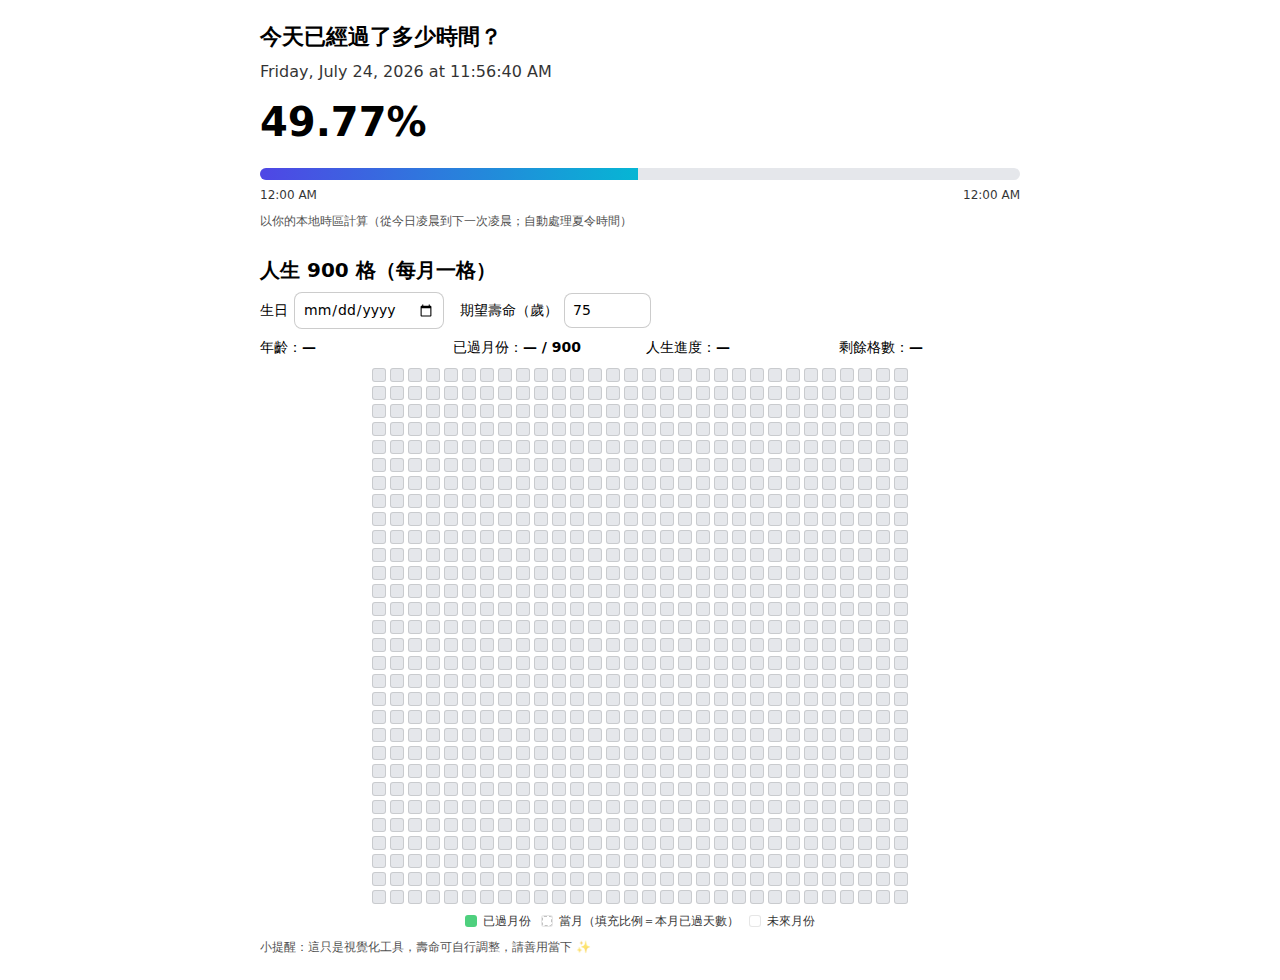
<file: timepercent/index.html>
<!doctype html>
<html lang="zh-Hant">
<head>
  <meta charset="utf-8">
  <meta name="viewport" content="width=device-width, initial-scale=1">
  <title>今日進度 + 人生900格</title>
  <style>
    :root { color-scheme: light dark; }

    body {
      margin: 0;
      font-family: ui-sans-serif, system-ui, -apple-system, "PingFang TC", "Microsoft JhengHei", Segoe UI, Roboto, Arial, sans-serif;
      line-height: 1.5;
      padding: 24px;
      background: Canvas;
      color: CanvasText;
    }

    .container { max-width: 760px; margin: 0 auto; }

    h1, h2 { margin: 0 0 10px; line-height: 1.2; }
    h1 { font-size: 22px; }
    h2 { font-size: 20px; margin-top: 28px; }

    #now { opacity: .8; margin-bottom: 8px; }

    .percent {
      font-variant-numeric: tabular-nums;
      font-size: 40px;
      font-weight: 800;
      margin: 8px 0 16px;
    }

    .progress { height: 12px; background: #e5e7eb; border-radius: 999px; overflow: hidden; }
    @media (prefers-color-scheme: dark) {
      .progress { background: #2b2f36; }
    }
    .fill { height: 100%; width: 0%; background: linear-gradient(90deg, #4f46e5, #06b6d4); transition: width .2s linear; }
    .legend { display: flex; justify-content: space-between; font-size: 12px; opacity: .8; margin-top: 6px; font-variant-numeric: tabular-nums; }
    .note { font-size: 12px; opacity: .7; margin-top: 8px; }

    /* 人生 900 格 */
    .controls {
      display: flex;
      flex-wrap: wrap;
      gap: 12px 16px;
      align-items: center;
      margin: 10px 0 8px;
    }
    .controls label {
      display: inline-flex;
      align-items: center;
      gap: 6px;
      font-size: 14px;
    }
    .controls input[type="date"],
    .controls input[type="number"] {
      padding: 6px 8px;
      border-radius: 8px;
      border: 1px solid color-mix(in srgb, CanvasText 20%, transparent);
      background: Canvas;
      color: CanvasText;
      font: inherit;
    }
    .stats {
      display: grid;
      grid-template-columns: repeat(auto-fit, minmax(180px, 1fr));
      gap: 8px 12px;
      font-size: 14px;
      margin: 8px 0 10px;
    }
    .stats strong { font-variant-numeric: tabular-nums; }

    .life-grid {
      --cell: 14px;         /* 每格邊長 */
      --gap: 4px;           /* 格子間距 */
      --future: #e5e7eb;    /* 未來色 */
      --past:   #22c55e;    /* 已過色 */
      --current:#f59e0b;    /* 當月色 */
      display: grid;
      grid-template-columns: repeat(30, var(--cell));
      grid-auto-rows: var(--cell);
      gap: var(--gap);
      align-content: start;
      user-select: none;
      
      /* 置中設定 */
      margin: 0 auto;
      width: fit-content;
    }
    @media (prefers-color-scheme: dark) {
      .life-grid { --future:#2b2f36; }
    }
    .cell {
      width: var(--cell);
      height: var(--cell);
      border-radius: 3px;
      background: var(--future);
      position: relative;
      box-shadow: inset 0 0 0 1px color-mix(in srgb, CanvasText 12%, transparent);
    }
    .cell.past {
      background: var(--past);
      box-shadow: none;
    }
    .cell.current {
      outline: 1px dashed color-mix(in srgb, CanvasText 30%, transparent);
      outline-offset: -2px;
      background:
        linear-gradient(to right, var(--current) 0 0) no-repeat,
        var(--future);
      background-size: 0% 100%; /* 由 JS 設定為當月進度% */
      box-shadow: inset 0 0 0 1px color-mix(in srgb, CanvasText 12%, transparent);
    }
    .legend-row {
      display: flex;
      align-items: center;
      gap: 10px;
      margin-top: 8px;
      font-size: 12px;
      opacity: .8;
      justify-content: center; /* 圖例也置中 */
    }
    .legend-item { display: inline-flex; align-items: center; gap: 6px; }
    .dot { width: 12px; height: 12px; border-radius: 3px; background: var(--future); box-shadow: inset 0 0 0 1px color-mix(in srgb, CanvasText 12%, transparent); }
    .dot.past { background: #22c55e; box-shadow: none; }
    .dot.current { background: linear-gradient(to right, #f59e0b 60%, var(--future) 0), var(--future); outline: 1px dashed color-mix(in srgb, CanvasText 30%, transparent); outline-offset: -2px; }
  </style>
</head>
<body>
  <div class="container">
    <h1>今天已經過了多少時間？</h1>
    <div id="now">—</div>
    <div class="percent" id="percent">0%</div>

    <div class="progress" role="progressbar" aria-label="今日進度" aria-valuemin="0" aria-valuemax="100" aria-valuenow="0" id="progress">
      <div class="fill" id="fill"></div>
    </div>
    <div class="legend">
      <span id="start">00:00</span>
      <span id="end">24:00</span>
    </div>
    <div class="note">以你的本地時區計算（從今日凌晨到下一次凌晨；自動處理夏令時間）</div>

    <h2>人生 900 格（每月一格）</h2>
    <div class="controls" aria-label="設定">
      <label>生日
        <input id="birth" type="date" placeholder="YYYY-MM-DD">
      </label>
      <label>期望壽命（歲）
        <input id="expect" type="number" min="1" max="120" step="1" value="75">
      </label>
    </div>

    <div class="stats">
      <div>年齡：<strong id="age">—</strong></div>
      <div>已過月份：<strong id="monthsDone">—</strong></div>
      <div>人生進度：<strong id="lifePct">—</strong></div>
      <div>剩餘格數：<strong id="monthsLeft">—</strong></div>
    </div>

    <div id="lifeGrid" class="life-grid" role="img" aria-label="人生每月格子視覺化（每格代表一個月）"></div>
    <div class="legend-row">
      <span class="legend-item"><span class="dot past"></span>已過月份</span>
      <span class="legend-item"><span class="dot current"></span>當月（填充比例＝本月已過天數）</span>
      <span class="legend-item"><span class="dot"></span>未來月份</span>
    </div>
    <div class="note">小提醒：這只是視覺化工具，壽命可自行調整，請善用當下 ✨</div>
  </div>

  <script>
  (() => {
    // ===== 今日進度 =====
    const nowEl = document.getElementById('now');
    const percentEl = document.getElementById('percent');
    const fillEl = document.getElementById('fill');
    const progressEl = document.getElementById('progress');
    const startEl = document.getElementById('start');
    const endEl = document.getElementById('end');

    const dateFmt = new Intl.DateTimeFormat(undefined, { dateStyle: 'full', timeStyle: 'medium' });
    const timeFmt = new Intl.DateTimeFormat(undefined, { hour: '2-digit', minute: '2-digit' });

    function startOfDay(d) { return new Date(d.getFullYear(), d.getMonth(), d.getDate()); }
    function startOfNextDay(d) { return new Date(d.getFullYear(), d.getMonth(), d.getDate() + 1); }

    function updateDayProgress() {
      const now = new Date();
      const start = startOfDay(now);
      const next = startOfNextDay(now);

      const elapsed = now - start;
      const total = next - start; // 可能非 24 小時（DST）
      const pct = Math.min(100, Math.max(0, (elapsed / total) * 100));

      nowEl.textContent = dateFmt.format(now);
      percentEl.textContent = pct.toFixed(2) + '%';
      fillEl.style.width = pct + '%';
      progressEl.setAttribute('aria-valuenow', pct.toFixed(2));
      startEl.textContent = timeFmt.format(start);
      endEl.textContent = timeFmt.format(next);
    }

    updateDayProgress();
    const dayTimer = setInterval(updateDayProgress, 200);
    window.addEventListener('beforeunload', () => clearInterval(dayTimer));

    // ===== 人生 900 格 =====
    const birthInput = document.getElementById('birth');
    const expectInput = document.getElementById('expect');
    const gridEl = document.getElementById('lifeGrid');

    const ageEl = document.getElementById('age');
    const monthsDoneEl = document.getElementById('monthsDone');
    const lifePctEl = document.getElementById('lifePct');
    const monthsLeftEl = document.getElementById('monthsLeft');

    let builtCells = 0;       // 目前格子數
    let cachedBirth = null;   // 已建格時的生日
    let titleCache = [];      // 每格 title cache（工具提示）
    const monthFmt = new Intl.DateTimeFormat(undefined, { year: 'numeric', month: '2-digit' });

    function clamp(n, a, b) { return Math.min(b, Math.max(a, n)); }

    function parseBirth() {
      const v = birthInput.value?.trim();
      if (!v) return null;
      const d = new Date(v);
      return isNaN(d) ? null : d;
    }

    function addMonthsClamped(date, n) {
      const y = date.getFullYear();
      const m = date.getMonth();
      const d = date.getDate();
      // 目標月份的第一天
      const first = new Date(y, m + n, 1);
      // 該月份天數
      const daysInTarget = new Date(y, m + n + 1, 0).getDate();
      const day = Math.min(d, daysInTarget);
      return new Date(y, m + n, day);
    }

    function monthsCompletedSince(birth, now) {
      if (now < birth) return 0;
      const raw = (now.getFullYear() - birth.getFullYear()) * 12 + (now.getMonth() - birth.getMonth());
      const anchor = addMonthsClamped(birth, raw);
      return now >= anchor ? raw : raw - 1;
    }

    function monthFractionSince(anchorStart, now) {
      const next = addMonthsClamped(anchorStart, 1);
      const span = next - anchorStart;
      if (span <= 0) return 1;
      return clamp((now - anchorStart) / span, 0, 1);
    }

    function buildGrid(totalMonths, birth) {
      gridEl.innerHTML = '';
      titleCache = [];
      builtCells = totalMonths;

      // 30 列 -> 最多接近 30x30（900 格）
      // 小於 30 的就自動少一些列
      gridEl.style.gridTemplateColumns = `repeat(30, var(--cell))`;

      const frag = document.createDocumentFragment();
      for (let i = 0; i < totalMonths; i++) {
        const cell = document.createElement('div');
        cell.className = 'cell';
        // 提示：第幾格 + 對應的年月（以生日當月為第 1 格）
        let title = `第 ${i + 1} 格`;
        if (birth) {
          const d = addMonthsClamped(birth, i);
          title += ` · ${monthFmt.format(d)}`;
        }
        cell.title = title;
        titleCache.push(title);
        frag.appendChild(cell);
      }
      gridEl.appendChild(frag);
    }

    function formatAge(birth, now) {
      if (!birth) return '—';
      if (now < birth) return '生日在未來';
      let y = now.getFullYear() - birth.getFullYear();
      let m = now.getMonth() - birth.getMonth();
      let d = now.getDate() - birth.getDate();
      if (d < 0) {
        // 借前一個月的天數
        const lastMonthEnd = new Date(now.getFullYear(), now.getMonth(), 0);
        d += lastMonthEnd.getDate();
        m -= 1;
      }
      if (m < 0) {
        m += 12;
        y -= 1;
      }
      return `${y} 歲 ${m} 個月 ${d} 天`;
    }

    function updateLife(forceRebuild = false) {
      const now = new Date();
      const birth = parseBirth();
      const expectYears = clamp(parseInt(expectInput.value || '75', 10) || 75, 1, 120);
      const totalMonths = expectYears * 12;

      // 若未建格或壽命/生日變動則重建格子
      if (forceRebuild || builtCells !== totalMonths || (birth?.toDateString() !== cachedBirth?.toDateString())) {
        buildGrid(totalMonths, birth);
        cachedBirth = birth ? new Date(birth) : null;
      }

      // 沒有生日就只顯示空格與提示
      if (!birth) {
        ageEl.textContent = '—';
        monthsDoneEl.textContent = `— / ${totalMonths}`;
        lifePctEl.textContent = '—';
        monthsLeftEl.textContent = '—';
        return;
      }

      const mCompleted = monthsCompletedSince(birth, now); // 完整走過的月份（整數）
      const idxCurrent = clamp(mCompleted, 0, totalMonths); // 當月索引（可能等於 totalMonths）
      const startCurrent = addMonthsClamped(birth, idxCurrent);
      const frac = (idxCurrent >= totalMonths) ? 1 : monthFractionSince(startCurrent, now);

      // 更新格子狀態
      const cells = gridEl.children;
      for (let i = 0; i < cells.length; i++) {
        const c = cells[i];
        if (i < mCompleted) {
          if (!c.classList.contains('past')) c.className = 'cell past';
          c.style.backgroundSize = ''; // 非當月
          c.removeAttribute('aria-current');
        } else if (i === idxCurrent && idxCurrent < totalMonths) {
          c.className = 'cell current';
          c.style.backgroundSize = (frac * 100).toFixed(2) + '% 100%';
          c.setAttribute('aria-current', 'true');
        } else {
          c.className = 'cell';
          c.style.backgroundSize = '';
          c.removeAttribute('aria-current');
        }
      }

      // 統計資訊
      const monthsLivedDecimal = Math.min(totalMonths, mCompleted + (idxCurrent < totalMonths ? frac : 0));
      const lifePct = (monthsLivedDecimal / totalMonths) * 100;
      const monthsLeft = Math.max(0, totalMonths - Math.ceil(monthsLivedDecimal));

      ageEl.textContent = formatAge(birth, now);
      monthsDoneEl.textContent = `${mCompleted} / ${totalMonths}`;
      lifePctEl.textContent = lifePct.toFixed(2) + '%';
      monthsLeftEl.textContent = `${monthsLeft}`;
    }

    // 儲存/載入設定
    const LS = {
      birth: 'life.birth',
      expect: 'life.expect'
    };
    function loadSettings() {
      try {
        const b = localStorage.getItem(LS.birth);
        const e = localStorage.getItem(LS.expect);
        if (b) birthInput.value = b;
        if (e) expectInput.value = e;
      } catch {}
    }
    function saveSettings() {
      try {
        if (birthInput.value) localStorage.setItem(LS.birth, birthInput.value);
        if (expectInput.value) localStorage.setItem(LS.expect, expectInput.value);
      } catch {}
    }

    // 初始化
    loadSettings();
    updateLife(true);

    // 事件
    birthInput.addEventListener('change', () => { saveSettings(); updateLife(true); });
    expectInput.addEventListener('input', () => { saveSettings(); updateLife(true); });

    // 定期更新（當月進度變化很慢，1 分鐘更新一次足夠）
    const lifeTimer = setInterval(() => updateLife(false), 60 * 1000);
    window.addEventListener('beforeunload', () => clearInterval(lifeTimer));
  })();
  </script>
</body>
</html>
</file>
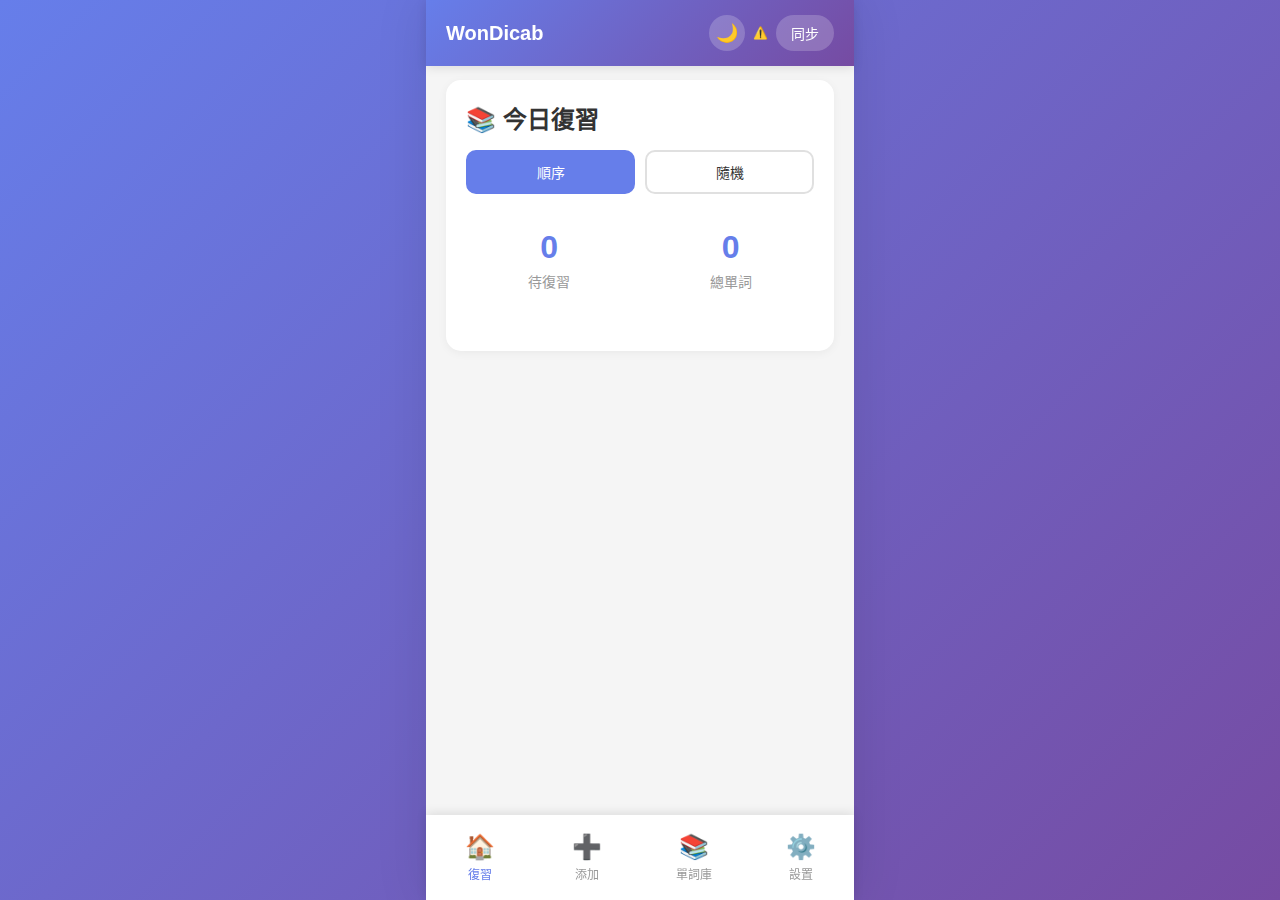
<file: wondicab/index.html>
<!DOCTYPE html>
<html lang="zh-TW">
<head>
    <meta charset="UTF-8">
    <meta name="viewport" content="width=device-width, initial-scale=1.0, maximum-scale=1.0, user-scalable=no">
    <title>WonDicab - 智能單詞學習</title>
    <style>
        :root {
            --bg-primary: #667eea;
            --bg-secondary: #764ba2;
            --bg-page: #f5f5f5;
            --bg-card: #ffffff;
            --text-primary: #333333;
            --text-secondary: #666666;
            --text-tertiary: #999999;
            --border-color: #e0e0e0;
            --shadow: rgba(0,0,0,0.05);
            --shadow-strong: rgba(0,0,0,0.1);
            --input-bg: #ffffff;
            --modal-bg: rgba(0,0,0,0.5);
        }

        [data-theme="dark"] {
            --bg-primary: #667eea;
            --bg-secondary: #764ba2;
            --bg-page: #1a1a1a;
            --bg-card: #2d2d2d;
            --text-primary: #e0e0e0;
            --text-secondary: #b0b0b0;
            --text-tertiary: #808080;
            --border-color: #404040;
            --shadow: rgba(0,0,0,0.3);
            --shadow-strong: rgba(0,0,0,0.5);
            --input-bg: #3d3d3d;
            --modal-bg: rgba(0,0,0,0.8);
        }

        * {
            margin: 0;
            padding: 0;
            box-sizing: border-box;
        }

        body {
            font-family: -apple-system, BlinkMacSystemFont, 'Segoe UI', Roboto, Oxygen, Ubuntu, sans-serif;
            background: linear-gradient(135deg, var(--bg-primary) 0%, var(--bg-secondary) 100%);
            min-height: 100vh;
            overflow: hidden;
            transition: background 0.3s ease;
        }

        .app-container {
            max-width: 428px;
            margin: 0 auto;
            height: 100vh;
            background: var(--bg-page);
            display: flex;
            flex-direction: column;
            box-shadow: 0 0 50px var(--shadow-strong);
            position: relative;
            transition: background 0.3s ease;
        }

        .header {
            background: linear-gradient(135deg, var(--bg-primary) 0%, var(--bg-secondary) 100%);
            color: white;
            padding: 15px 20px;
            display: flex;
            align-items: center;
            justify-content: space-between;
            box-shadow: 0 2px 10px var(--shadow-strong);
            position: fixed;
            top: 0;
            left: 0;
            right: 0;
            max-width: 428px;
            margin: 0 auto;
            z-index: 100;
        }

        .header h1 {
            font-size: 20px;
            font-weight: 600;
        }

        .header-actions {
            display: flex;
            gap: 8px;
            align-items: center;
        }

        .header-btn {
            background: rgba(255,255,255,0.2);
            border: none;
            color: white;
            padding: 8px 15px;
            border-radius: 20px;
            font-size: 14px;
            cursor: pointer;
            white-space: nowrap;
        }

        .theme-toggle {
            background: rgba(255,255,255,0.2);
            border: none;
            color: white;
            width: 36px;
            height: 36px;
            border-radius: 50%;
            font-size: 18px;
            cursor: pointer;
            display: flex;
            align-items: center;
            justify-content: center;
        }

        .sync-indicator {
            font-size: 12px;
            color: rgba(255,255,255,0.8);
            display: flex;
            align-items: center;
            gap: 4px;
        }

        .sync-indicator.synced {
            color: #4caf50;
        }

        .sync-indicator.unsynced {
            color: #ff9800;
        }

        .page {
            display: none;
            flex: 1;
            overflow-y: auto;
            animation: slideIn 0.3s ease;
            padding-top: 60px;
            padding-bottom: 80px;
            -webkit-overflow-scrolling: touch;
        }

        .page.active {
            display: flex;
            flex-direction: column;
        }

        @keyframes slideIn {
            from {
                opacity: 0;
                transform: translateX(20px);
            }
            to {
                opacity: 1;
                transform: translateX(0);
            }
        }

        .bottom-nav {
            background: var(--bg-card);
            display: flex;
            justify-content: space-around;
            padding: 10px 0 max(10px, env(safe-area-inset-bottom));
            box-shadow: 0 -2px 10px var(--shadow-strong);
            position: fixed;
            bottom: 0;
            left: 0;
            right: 0;
            max-width: 428px;
            margin: 0 auto;
            z-index: 100;
            transition: background 0.3s ease;
        }

        .nav-item {
            flex: 1;
            text-align: center;
            padding: 8px;
            cursor: pointer;
            color: var(--text-tertiary);
            transition: all 0.3s;
            -webkit-tap-highlight-color: transparent;
        }

        .nav-item.active {
            color: var(--bg-primary);
        }

        .nav-icon {
            font-size: 24px;
            margin-bottom: 4px;
        }

        .nav-text {
            font-size: 12px;
        }

        .content {
            padding: 20px;
            flex: 1;
        }

        .card {
            background: var(--bg-card);
            border-radius: 15px;
            padding: 20px;
            margin-bottom: 15px;
            box-shadow: 0 2px 10px var(--shadow);
            transition: background 0.3s ease;
        }

        .card h2 {
            color: var(--text-primary);
        }

        .form-group {
            margin-bottom: 15px;
        }

        .form-label {
            display: block;
            margin-bottom: 8px;
            color: var(--text-primary);
            font-weight: 500;
            font-size: 14px;
        }

        .form-input,
        .form-textarea,
        .form-select {
            width: 100%;
            padding: 12px;
            border: 2px solid var(--border-color);
            border-radius: 10px;
            font-size: 16px;
            transition: border-color 0.3s;
            background: var(--input-bg);
            color: var(--text-primary);
        }

        .form-input:focus,
        .form-textarea:focus,
        .form-select:focus {
            outline: none;
            border-color: var(--bg-primary);
        }

        .form-textarea {
            min-height: 80px;
            resize: vertical;
            font-family: inherit;
        }

        .search-box {
            position: sticky;
            top: 0;
            background: var(--bg-page);
            padding: 15px 20px;
            margin: -20px -20px 15px -20px;
            z-index: 10;
        }

        .search-input {
            width: 100%;
            padding: 12px 40px 12px 15px;
            border: 2px solid var(--border-color);
            border-radius: 25px;
            font-size: 16px;
            background: var(--input-bg);
            color: var(--text-primary);
        }

        .search-input:focus {
            outline: none;
            border-color: var(--bg-primary);
        }

        .search-clear {
            position: absolute;
            right: 30px;
            top: 50%;
            transform: translateY(-50%);
            background: none;
            border: none;
            font-size: 20px;
            color: var(--text-tertiary);
            cursor: pointer;
            padding: 5px;
        }

        .btn {
            width: 100%;
            padding: 15px;
            border: none;
            border-radius: 10px;
            font-size: 16px;
            font-weight: 600;
            cursor: pointer;
            transition: all 0.3s;
            -webkit-tap-highlight-color: transparent;
        }

        .btn-primary {
            background: linear-gradient(135deg, var(--bg-primary) 0%, var(--bg-secondary) 100%);
            color: white;
        }

        .btn-secondary {
            background: var(--border-color);
            color: var(--text-primary);
            margin-bottom: 10px;
        }

        .btn-primary:active,
        .btn-secondary:active {
            transform: scale(0.98);
        }

        .btn:disabled {
            opacity: 0.6;
            cursor: not-allowed;
        }

        .url-input-group {
            display: flex;
            gap: 10px;
            align-items: flex-end;
        }

        .url-input-group .form-input {
            flex: 1;
        }

        .btn-fetch {
            padding: 12px 20px;
            background: var(--bg-primary);
            color: white;
            border: none;
            border-radius: 10px;
            font-size: 14px;
            font-weight: 600;
            cursor: pointer;
            white-space: nowrap;
        }

        .loading {
            display: inline-block;
            width: 16px;
            height: 16px;
            border: 3px solid rgba(255,255,255,.3);
            border-radius: 50%;
            border-top-color: white;
            animation: spin 1s ease-in-out infinite;
        }

        @keyframes spin {
            to { transform: rotate(360deg); }
        }

        .info-box {
            background: #e3f2fd;
            border-left: 4px solid #2196f3;
            padding: 12px;
            border-radius: 8px;
            margin-bottom: 15px;
            font-size: 13px;
            color: #1565c0;
        }

        .warning-box {
            background: #fff3e0;
            border-left: 4px solid #ff9800;
            padding: 12px;
            border-radius: 8px;
            margin-bottom: 15px;
            font-size: 13px;
            color: #e65100;
        }

        .toggle-section {
            text-align: center;
            margin: 15px 0;
        }

        .toggle-btn {
            background: none;
            border: none;
            color: var(--bg-primary);
            font-size: 14px;
            cursor: pointer;
            text-decoration: underline;
            padding: 5px;
        }

        .word-item {
            background: var(--bg-card);
            border-radius: 12px;
            padding: 15px;
            margin-bottom: 10px;
            box-shadow: 0 2px 8px var(--shadow);
            cursor: pointer;
            transition: all 0.3s;
            -webkit-tap-highlight-color: transparent;
            position: relative;
        }

        .word-item:active {
            transform: scale(0.98);
        }

        .word-title {
            font-size: 18px;
            font-weight: 600;
            color: var(--text-primary);
            margin-bottom: 5px;
            display: flex;
            align-items: center;
            gap: 10px;
        }

        .speak-btn {
            background: #e8eaf6;
            border: none;
            color: var(--bg-primary);
            width: 32px;
            height: 32px;
            border-radius: 50%;
            cursor: pointer;
            font-size: 16px;
            display: flex;
            align-items: center;
            justify-content: center;
            transition: all 0.3s;
        }

        .speak-btn:hover {
            background: var(--bg-primary);
            color: white;
        }

        .speak-btn:active {
            transform: scale(0.9);
        }

        .word-pos {
            display: inline-block;
            font-size: 12px;
            color: var(--bg-primary);
            background: #e8eaf6;
            padding: 2px 8px;
            border-radius: 4px;
            margin-right: 8px;
            margin-bottom: 5px;
        }

        .word-meaning {
            font-size: 14px;
            color: var(--text-secondary);
            margin-bottom: 8px;
        }

        .word-meta {
            display: flex;
            justify-content: space-between;
            align-items: center;
            font-size: 12px;
        }

        .word-level {
            padding: 4px 12px;
            border-radius: 12px;
            font-weight: 500;
        }

        .level-new {
            background: #e3f2fd;
            color: #1976d2;
        }

        .level-hard {
            background: #ffebee;
            color: #c62828;
        }

        .level-medium {
            background: #fff3e0;
            color: #ef6c00;
        }

        .level-easy {
            background: #e8f5e9;
            color: #2e7d32;
        }

        .word-next-review {
            color: var(--text-tertiary);
        }

        .review-card {
            background: var(--bg-card);
            border-radius: 20px;
            padding: 30px;
            text-align: center;
            margin-bottom: 20px;
            min-height: 300px;
            display: flex;
            flex-direction: column;
            justify-content: center;
        }

        .review-word {
            font-size: 32px;
            font-weight: 700;
            color: var(--text-primary);
            margin-bottom: 20px;
            display: flex;
            align-items: center;
            justify-content: center;
            gap: 15px;
        }

        .review-speak-btn {
            background: #e8eaf6;
            border: none;
            color: var(--bg-primary);
            width: 40px;
            height: 40px;
            border-radius: 50%;
            cursor: pointer;
            font-size: 20px;
            display: flex;
            align-items: center;
            justify-content: center;
        }

        .review-meaning {
            font-size: 16px;
            color: var(--text-secondary);
            margin-bottom: 15px;
            line-height: 1.6;
        }

        .review-example {
            font-size: 14px;
            color: var(--text-tertiary);
            font-style: italic;
            line-height: 1.8;
            white-space: pre-line;
            text-align: left;
            background: var(--input-bg);
            padding: 15px;
            border-radius: 10px;
            margin-top: 10px;
        }

        .review-buttons {
            display: flex;
            gap: 10px;
            margin-top: 20px;
        }

        .review-btn {
            flex: 1;
            padding: 12px;
            border: none;
            border-radius: 10px;
            font-size: 14px;
            font-weight: 600;
            cursor: pointer;
            -webkit-tap-highlight-color: transparent;
        }

        .btn-hard {
            background: #ffebee;
            color: #c62828;
        }

        .btn-medium {
            background: #fff3e0;
            color: #ef6c00;
        }

        .btn-easy {
            background: #e8f5e9;
            color: #2e7d32;
        }

        .stats-grid {
            display: grid;
            grid-template-columns: repeat(2, 1fr);
            gap: 15px;
            margin-bottom: 20px;
        }

        .stat-card {
            background: var(--bg-card);
            border-radius: 15px;
            padding: 20px;
            text-align: center;
        }

        .stat-number {
            font-size: 32px;
            font-weight: 700;
            color: var(--bg-primary);
            margin-bottom: 5px;
        }

        .stat-label {
            font-size: 14px;
            color: var(--text-tertiary);
        }

        .empty-state {
            text-align: center;
            padding: 60px 20px;
            color: var(--text-tertiary);
        }

        .empty-state h3 {
            color: var(--text-primary);
        }

        .empty-icon {
            font-size: 64px;
            margin-bottom: 20px;
        }

        .setting-item {
            display: flex;
            justify-content: space-between;
            align-items: center;
            padding: 15px 0;
            border-bottom: 1px solid var(--border-color);
            color: var(--text-primary);
        }

        .setting-item:last-child {
            border-bottom: none;
        }

        .show-answer-btn {
            width: 100%;
            padding: 15px;
            background: var(--bg-primary);
            color: white;
            border: none;
            border-radius: 10px;
            font-size: 16px;
            font-weight: 600;
            cursor: pointer;
            margin-top: 20px;
            -webkit-tap-highlight-color: transparent;
        }

        .mode-switch {
            display: flex;
            gap: 10px;
            margin-bottom: 15px;
        }

        .mode-btn {
            flex: 1;
            padding: 10px;
            border: 2px solid var(--border-color);
            background: var(--bg-card);
            border-radius: 10px;
            font-size: 14px;
            cursor: pointer;
            transition: all 0.3s;
            color: var(--text-primary);
        }

        .mode-btn.active {
            background: var(--bg-primary);
            color: white;
            border-color: var(--bg-primary);
        }

        .hidden {
            display: none;
        }

        .sync-status {
            font-size: 12px;
            color: #4caf50;
            margin-top: 10px;
            text-align: center;
        }

        .error-status {
            font-size: 12px;
            color: #f44336;
            margin-top: 10px;
            text-align: center;
        }

        .word-detail-modal {
            position: fixed;
            top: 0;
            left: 0;
            right: 0;
            bottom: 0;
            background: var(--modal-bg);
            display: none;
            align-items: center;
            justify-content: center;
            z-index: 1000;
            padding: 20px;
        }

        .word-detail-modal.active {
            display: flex;
        }

        .modal-content {
            background: var(--bg-card);
            border-radius: 20px;
            padding: 30px;
            max-width: 90%;
            max-height: 80vh;
            overflow-y: auto;
            -webkit-overflow-scrolling: touch;
        }

        .modal-content h2 {
            color: var(--text-primary);
        }

        .modal-content .form-group > div {
            color: var(--text-primary);
        }

        .modal-close {
            float: right;
            font-size: 24px;
            cursor: pointer;
            color: var(--text-tertiary);
            -webkit-tap-highlight-color: transparent;
        }

        .modal-actions {
            display: flex;
            gap: 10px;
            margin-top: 20px;
        }

        .modal-actions .btn {
            flex: 1;
        }

        .edit-btn {
            background: var(--bg-primary);
            color: white;
        }

        .delete-btn {
            background: #ffebee;
            color: #c62828;
        }

        .cancel-btn {
            background: var(--border-color);
            color: var(--text-primary);
        }

        .save-btn {
            background: #4caf50;
            color: white;
        }

        .last-sync {
            font-size: 11px;
            color: var(--text-tertiary);
            text-align: center;
            margin-top: 5px;
        }

        @supports (padding: max(0px)) {
            .app-container {
                padding-bottom: env(safe-area-inset-bottom);
            }
        }
    </style>
</head>
<body>
    <div class="app-container">
        <div class="header">
            <h1 id="headerTitle">WonDicab</h1>
            <div class="header-actions">
                <button class="theme-toggle" id="themeToggle" onclick="toggleTheme()">🌙</button>
                <div class="sync-indicator" id="syncIndicator">
                    <span id="syncIcon">⚠️</span>
                </div>
                <button class="header-btn" id="syncBtn" data-i18n="sync">同步</button>
            </div>
        </div>

        <!-- 主页 -->
        <div class="page active" id="homePage">
            <div class="content">
                <div class="card">
                    <h2 style="margin-bottom: 15px;" data-i18n="todayReview">📚 今日復習</h2>
                    
                    <div class="mode-switch">
                        <button class="mode-btn active" data-mode="order" onclick="setReviewMode('order')" data-i18n="orderMode">順序</button>
                        <button class="mode-btn" data-mode="random" onclick="setReviewMode('random')" data-i18n="randomMode">隨機</button>
                    </div>

                    <div class="stats-grid">
                        <div class="stat-card">
                            <div class="stat-number" id="todayReviewCount">0</div>
                            <div class="stat-label" data-i18n="toReview">待復習</div>
                        </div>
                        <div class="stat-card">
                            <div class="stat-number" id="totalWordCount">0</div>
                            <div class="stat-label" data-i18n="totalWords">總單詞</div>
                        </div>
                    </div>
                </div>
                <div id="reviewContainer"></div>
            </div>
        </div>

        <!-- 添加页面 -->
        <div class="page" id="addPage">
            <div class="content">
                <div class="card">
                    <h2 style="margin-bottom: 20px;" data-i18n="addNewWord">➕ 添加新單詞</h2>
                    
                    <div id="urlImportSection">
                        <div class="info-box" data-i18n="urlImportTip">
                            💡 粘貼劍橋詞典URL，自動獲取單詞信息
                        </div>
                        
                        <div class="form-group">
                            <label class="form-label" data-i18n="cambridgeUrl">劍橋詞典URL</label>
                            <div class="url-input-group">
                                <input type="url" class="form-input" id="dictUrlInput" 
                                       placeholder="https://dictionary.cambridge.org/...">
                                <button class="btn-fetch" id="fetchBtn" onclick="fetchFromCambridge()" data-i18n="fetch">
                                    獲取
                                </button>
                            </div>
                        </div>
                    </div>

                    <div class="toggle-section">
                        <button class="toggle-btn" onclick="toggleImportMethod()" data-i18n="pasteHtmlToggle">
                            或者粘貼網頁HTML內容 →
                        </button>
                    </div>

                    <div id="htmlImportSection" class="hidden">
                        <div class="warning-box" data-i18n="htmlImportInstructions">
                            ⚠️ 如果URL獲取失敗，可以：<br>
                            1. 在劍橋詞典頁面按 Ctrl+A (全選)<br>
                            2. 按 Ctrl+C (複製)<br>
                            3. 粘貼到下面的框中
                        </div>
                        
                        <div class="form-group">
                            <label class="form-label" data-i18n="pasteWebContent">粘貼網頁內容</label>
                            <textarea class="form-textarea" id="htmlInput" 
                                      placeholder="粘貼劍橋詞典頁面內容..."
                                      style="min-height: 120px;"></textarea>
                        </div>
                        <button class="btn btn-secondary" onclick="parseFromHTML()" data-i18n="parseContent">
                            解析內容
                        </button>
                    </div>

                    <div style="text-align: center; color: var(--text-tertiary); margin: 15px 0; font-size: 14px;" data-i18n="orManualInput">
                        或手動輸入
                    </div>

                    <form id="addWordForm">
                        <div class="form-group">
                            <label class="form-label" data-i18n="englishWord">英文單詞</label>
                            <input type="text" class="form-input" id="wordInput" required placeholder="例: apple">
                        </div>
                        <div class="form-group">
                            <label class="form-label" data-i18n="partOfSpeech">詞性 (可選)</label>
                            <input type="text" class="form-input" id="posInput" placeholder="例: noun, verb">
                        </div>
                        <div class="form-group">
                            <label class="form-label" data-i18n="chineseMeaning">中文意思</label>
                            <input type="text" class="form-input" id="meaningInput" required placeholder="例: 蘋果">
                        </div>
                        <div class="form-group">
                            <label class="form-label" data-i18n="englishMeaning">英文意思 (可選)</label>
                            <input type="text" class="form-input" id="enMeaningInput" placeholder="例: a round fruit">
                        </div>
                        <div class="form-group">
                            <label class="form-label" data-i18n="examples">例句 (可選，多個例句用換行分隔)</label>
                            <textarea class="form-textarea" id="exampleInput" 
                                      placeholder="例: I eat an apple every day.&#10;Apples are healthy."></textarea>
                        </div>
                        <button type="submit" class="btn btn-primary" data-i18n="addWord">添加單詞</button>
                    </form>
                    <div class="sync-status hidden" id="addStatus"></div>
                    <div class="error-status hidden" id="addError"></div>
                </div>
            </div>
        </div>

        <!-- 单词库页面 -->
        <div class="page" id="libraryPage">
            <div class="content">
                <div class="search-box" style="position: relative;">
                    <input type="text" class="search-input" id="searchInput" 
                           placeholder="搜索單詞..." 
                           oninput="searchWords()">
                    <button class="search-clear hidden" id="searchClear" onclick="clearSearch()">✕</button>
                </div>
                <div id="wordList"></div>
            </div>
        </div>

        <!-- 设置页面 -->
        <div class="page" id="settingsPage">
            <div class="content">
                <div class="card">
                    <h2 style="margin-bottom: 20px;" data-i18n="languageSettings">🌐 語言設置</h2>
                    <div class="form-group">
                        <label class="form-label" data-i18n="selectLanguage">選擇語言</label>
                        <select class="form-select" id="languageSelect" onchange="changeLanguage()">
                            <option value="zh-TW">繁體中文</option>
                            <option value="en">English</option>
                        </select>
                    </div>
                </div>

                <div class="card">
                    <h2 style="margin-bottom: 20px;" data-i18n="syncSettings">⚙️ 數據同步設置</h2>
                    <div class="form-group">
                        <label class="form-label" data-i18n="userId">用戶 ID</label>
                        <input type="text" class="form-input" id="userIdInput" placeholder="您的唯一標識">
                    </div>
                    <div class="form-group">
                        <label class="form-label" data-i18n="githubToken">GitHub Token</label>
                        <input type="password" class="form-input" id="tokenInput" placeholder="GitHub Personal Access Token">
                    </div>
                    <div class="form-group">
                        <label class="form-label" data-i18n="repoName">倉庫名稱</label>
                        <input type="text" class="form-input" id="repoInput" placeholder="用戶名/倉庫名">
                    </div>
                    <div class="form-group">
                        <label class="form-label" data-i18n="folderPath">文件夾路徑 (可選)</label>
                        <input type="text" class="form-input" id="folderInput" placeholder="例: wondicab">
                        <small style="color: var(--text-tertiary); font-size: 12px;">留空則保存到倉庫根目錄</small>
                    </div>
                    <button class="btn btn-primary" id="saveSettingsBtn" data-i18n="saveSettings">保存設置</button>
                    <button class="btn btn-primary" style="margin-top: 10px;" id="downloadDataBtn" data-i18n="downloadData">下載數據</button>
                    <button class="btn btn-secondary" style="margin-top: 10px;" id="exportCsvBtn" data-i18n="exportCsv">導出CSV</button>
                    <div class="sync-status hidden" id="settingsStatus"></div>
                    <div class="last-sync" id="lastSyncTime"></div>
                </div>

                <div class="card">
                    <h2 style="margin-bottom: 15px;" data-i18n="learningStats">📊 學習統計</h2>
                    <div class="setting-item">
                        <span data-i18n="unfamiliar">不熟悉</span>
                        <span id="hardCount">0</span>
                    </div>
                    <div class="setting-item">
                        <span data-i18n="medium">中等</span>
                        <span id="mediumCount">0</span>
                    </div>
                    <div class="setting-item">
                        <span data-i18n="familiar">熟悉</span>
                        <span id="easyCount">0</span>
                    </div>
                </div>
            </div>
        </div>

        <!-- 底部导航 -->
        <div class="bottom-nav">
            <div class="nav-item active" data-page="homePage">
                <div class="nav-icon">🏠</div>
                <div class="nav-text" data-i18n="navReview">復習</div>
            </div>
            <div class="nav-item" data-page="addPage">
                <div class="nav-icon">➕</div>
                <div class="nav-text" data-i18n="navAdd">添加</div>
            </div>
            <div class="nav-item" data-page="libraryPage">
                <div class="nav-icon">📚</div>
                <div class="nav-text" data-i18n="navLibrary">單詞庫</div>
            </div>
            <div class="nav-item" data-page="settingsPage">
                <div class="nav-icon">⚙️</div>
                <div class="nav-text" data-i18n="navSettings">設置</div>
            </div>
        </div>
    </div>

    <div class="word-detail-modal" id="wordDetailModal">
        <div class="modal-content">
            <span class="modal-close" id="closeModal">✕</span>
            <div id="modalContent"></div>
        </div>
    </div>

    <script>
        const translations = {
            'zh-TW': {
                todayReview: '📚 今日復習',
                addNewWord: '➕ 添加新單詞',
                library: '📚 單詞庫',
                settings: '⚙️ 設置',
                navReview: '復習',
                navAdd: '添加',
                navLibrary: '單詞庫',
                navSettings: '設置',
                sync: '同步',
                fetch: '獲取',
                addWord: '添加單詞',
                saveSettings: '保存設置',
                downloadData: '下載數據',
                exportCsv: '導出CSV',
                parseContent: '解析內容',
                showAnswer: '顯示答案',
                deleteWord: '刪除單詞',
                editWord: '編輯單詞',
                save: '保存',
                cancel: '取消',
                toReview: '待復習',
                totalWords: '總單詞',
                orderMode: '順序',
                randomMode: '隨機',
                cambridgeUrl: '劍橋詞典URL',
                englishWord: '英文單詞',
                partOfSpeech: '詞性 (可選)',
                chineseMeaning: '中文意思',
                englishMeaning: '英文意思 (可選)',
                examples: '例句 (可選，多個例句用換行分隔)',
                userId: '用戶 ID',
                githubToken: 'GitHub Token',
                repoName: '倉庫名稱',
                folderPath: '文件夾路徑 (可選)',
                urlImportTip: '💡 粘貼劍橋詞典URL，自動獲取單詞信息',
                pasteHtmlToggle: '或者粘貼網頁HTML內容 →',
                htmlImportInstructions: '⚠️ 如果URL獲取失敗，可以：<br>1. 在劍橋詞典頁面按 Ctrl+A (全選)<br>2. 按 Ctrl+C (複製)<br>3. 粘貼到下面的框中',
                orManualInput: '或手動輸入',
                pasteWebContent: '粘貼網頁內容',
                languageSettings: '🌐 語言設置',
                selectLanguage: '選擇語言',
                syncSettings: '⚙️ 數據同步設置',
                learningStats: '📊 學習統計',
                unfamiliar: '不熟悉',
                medium: '中等',
                familiar: '熟悉',
                newWord: '新單詞',
                chinese: '中文',
                english: '英文',
                statistics: '統計',
                reviewCount: '復習次數',
                proficiency: '熟悉程度',
                nextReview: '下次復習',
                noReviewToday: '今天沒有需要復習的單詞',
                reviewComplete: '復習完成！',
                reviewCompleteDesc: '今天的復習任務已完成',
                noWords: '還沒有單詞',
                noWordsDesc: '點擊"添加"開始學習吧',
                great: '太棒了！',
                notFamiliar: '😰 不熟',
                somewhatFamiliar: '🤔 中等',
                veryFamiliar: '😊 熟悉',
                wordAdded: '✅ 單詞添加成功！',
                wordUpdated: '✅ 單詞更新成功！',
                fetchSuccess: '✅ 成功獲取單詞信息！',
                settingsSaved: '✅ 設置已保存',
                syncSuccess: '✅ 同步成功！',
                downloadSuccess: '✅ 數據下載成功！',
                parseSuccess: '✅ 成功解析單詞信息！',
                csvExported: '✅ CSV文件已下載！',
                enterUrl: '請輸入劍橋詞典URL',
                invalidUrl: '請輸入有效的劍橋詞典URL',
                fetchFailed: '❌ 所有代理都失敗了，請嘗試"粘貼HTML內容"方式',
                enterHtml: '請粘貼網頁內容',
                parseFailed: '❌ 無法解析單詞信息，請檢查粘貼的內容',
                syncFailed: '❌ 同步失敗: ',
                downloadFailed: '❌ 下載失敗: ',
                configureGithub: '請先在設置中配置 GitHub 信息',
                configureGithubFirst: '請先配置 GitHub 信息',
                downloadNotFound: '文件不存在或權限不足',
                confirmDelete: '確定要刪除這個單詞嗎？',
                synced: '已同步',
                unsynced: '未同步',
                lastSync: '最後同步',
                never: '從未'
            },
            'en': {
                todayReview: '📚 Today\'s Review',
                addNewWord: '➕ Add New Word',
                library: '📚 Word Library',
                settings: '⚙️ Settings',
                navReview: 'Review',
                navAdd: 'Add',
                navLibrary: 'Library',
                navSettings: 'Settings',
                sync: 'Sync',
                fetch: 'Fetch',
                addWord: 'Add Word',
                saveSettings: 'Save Settings',
                downloadData: 'Download Data',
                exportCsv: 'Export CSV',
                parseContent: 'Parse Content',
                showAnswer: 'Show Answer',
                deleteWord: 'Delete Word',
                editWord: 'Edit Word',
                save: 'Save',
                cancel: 'Cancel',
                toReview: 'To Review',
                totalWords: 'Total Words',
                orderMode: 'Order',
                randomMode: 'Random',
                cambridgeUrl: 'Cambridge Dictionary URL',
                englishWord: 'English Word',
                partOfSpeech: 'Part of Speech (Optional)',
                chineseMeaning: 'Chinese Meaning',
                englishMeaning: 'English Meaning (Optional)',
                examples: 'Examples (Optional, separate with line breaks)',
                userId: 'User ID',
                githubToken: 'GitHub Token',
                repoName: 'Repository Name',
                folderPath: 'Folder Path (Optional)',
                urlImportTip: '💡 Paste Cambridge Dictionary URL to auto-fetch word info',
                pasteHtmlToggle: 'Or paste webpage HTML content →',
                htmlImportInstructions: '⚠️ If URL fetch fails, you can:<br>1. Press Ctrl+A on Cambridge Dictionary page<br>2. Press Ctrl+C to copy<br>3. Paste into the box below',
                orManualInput: 'Or enter manually',
                pasteWebContent: 'Paste Web Content',
                languageSettings: '🌐 Language Settings',
                selectLanguage: 'Select Language',
                syncSettings: '⚙️ Data Sync Settings',
                learningStats: '📊 Learning Statistics',
                unfamiliar: 'Unfamiliar',
                medium: 'Medium',
                familiar: 'Familiar',
                newWord: 'New Word',
                chinese: 'Chinese',
                english: 'English',
                statistics: 'Statistics',
                reviewCount: 'Review Count',
                proficiency: 'Proficiency',
                nextReview: 'Next Review',
                noReviewToday: 'No words to review today',
                reviewComplete: 'Review Complete!',
                reviewCompleteDesc: 'Today\'s review task is complete',
                noWords: 'No words yet',
                noWordsDesc: 'Click "Add" to start learning',
                great: 'Great!',
                notFamiliar: '😰 Hard',
                somewhatFamiliar: '🤔 Medium',
                veryFamiliar: '😊 Easy',
                wordAdded: '✅ Word added successfully!',
                wordUpdated: '✅ Word updated successfully!',
                fetchSuccess: '✅ Word info fetched successfully!',
                settingsSaved: '✅ Settings saved',
                syncSuccess: '✅ Sync successful!',
                downloadSuccess: '✅ Data downloaded successfully!',
                parseSuccess: '✅ Word info parsed successfully!',
                csvExported: '✅ CSV file downloaded!',
                enterUrl: 'Please enter Cambridge Dictionary URL',
                invalidUrl: 'Please enter a valid Cambridge Dictionary URL',
                fetchFailed: '❌ All proxies failed, please try "Paste HTML Content" method',
                enterHtml: 'Please paste web content',
                parseFailed: '❌ Unable to parse word info, please check the pasted content',
                syncFailed: '❌ Sync failed: ',
                downloadFailed: '❌ Download failed: ',
                configureGithub: 'Please configure GitHub info in settings first',
                configureGithubFirst: 'Please configure GitHub info first',
                downloadNotFound: 'File not found or permission denied',
                confirmDelete: 'Are you sure you want to delete this word?',
                synced: 'Synced',
                unsynced: 'Not synced',
                lastSync: 'Last sync',
                never: 'Never'
            }
        };

        let appState = {
            words: [],
            settings: {
                userId: '',
                token: '',
                repo: '',
                folder: '',
                language: 'zh-TW',
                theme: 'light',
                lastSync: null
            },
            currentReviewIndex: 0,
            todayReviews: [],
            reviewMode: 'order',
            searchQuery: ''
        };

        const REVIEW_INTERVALS = {
            hard: 1,
            medium: 3,
            easy: 7
        };

        const CORS_PROXIES = [
            'https://api.allorigins.win/raw?url=',
            'https://corsproxy.io/?',
            'https://api.codetabs.com/v1/proxy?quest='
        ];

        let currentLang = 'zh-TW';
        let editingWordId = null;

        function toggleTheme() {
            const currentTheme = appState.settings.theme;
            const newTheme = currentTheme === 'light' ? 'dark' : 'light';
            appState.settings.theme = newTheme;
            applyTheme(newTheme);
            saveLocalData();
        }

        function applyTheme(theme) {
            document.documentElement.setAttribute('data-theme', theme);
            const themeBtn = document.getElementById('themeToggle');
            themeBtn.textContent = theme === 'light' ? '🌙' : '☀️';
        }

        function changeLanguage() {
            const lang = document.getElementById('languageSelect').value;
            currentLang = lang;
            appState.settings.language = lang;
            saveLocalData();
            applyTranslations();
            
            const currentPage = document.querySelector('.page.active').id;
            if (currentPage === 'homePage') {
                updateReviewPage();
            } else if (currentPage === 'libraryPage') {
                updateLibraryPage();
            }
        }

        function t(key) {
            return translations[currentLang][key] || key;
        }

        function applyTranslations() {
            document.querySelectorAll('[data-i18n]').forEach(elem => {
                const key = elem.getAttribute('data-i18n');
                if (translations[currentLang][key]) {
                    if (elem.tagName === 'INPUT' || elem.tagName === 'TEXTAREA') {
                    } else {
                        elem.innerHTML = translations[currentLang][key];
                    }
                }
            });

            document.title = currentLang === 'zh-TW' ? 'WonDicab - 智能單詞學習' : 'WonDicab - Smart Word Learning';
            updateSyncIndicator();
            updateLastSyncTime();
        }

        function initApp() {
            loadLocalData();
            applyTheme(appState.settings.theme);
            setupEventListeners();
            applyTranslations();
            updateUI();
        }

        function loadLocalData() {
            const savedWords = localStorage.getItem('wondicab_words');
            const savedSettings = localStorage.getItem('wondicab_settings');
            
            if (savedWords) {
                appState.words = JSON.parse(savedWords);
            }
            
            if (savedSettings) {
                appState.settings = JSON.parse(savedSettings);
                document.getElementById('userIdInput').value = appState.settings.userId || '';
                document.getElementById('tokenInput').value = appState.settings.token || '';
                document.getElementById('repoInput').value = appState.settings.repo || '';
                document.getElementById('folderInput').value = appState.settings.folder || '';
                currentLang = appState.settings.language || 'zh-TW';
                document.getElementById('languageSelect').value = currentLang;
            }
        }

        function saveLocalData() {
            localStorage.setItem('wondicab_words', JSON.stringify(appState.words));
            localStorage.setItem('wondicab_settings', JSON.stringify(appState.settings));
            updateSyncIndicator();
        }

        function updateSyncIndicator() {
            const indicator = document.getElementById('syncIndicator');
            const icon = document.getElementById('syncIcon');
            
            if (appState.settings.lastSync) {
                indicator.className = 'sync-indicator synced';
                icon.textContent = '✅';
            } else {
                indicator.className = 'sync-indicator unsynced';
                icon.textContent = '⚠️';
            }
        }

        function updateLastSyncTime() {
            const lastSyncElem = document.getElementById('lastSyncTime');
            if (appState.settings.lastSync) {
                const date = new Date(appState.settings.lastSync);
                lastSyncElem.textContent = `${t('lastSync')}: ${date.toLocaleString()}`;
            } else {
                lastSyncElem.textContent = `${t('lastSync')}: ${t('never')}`;
            }
        }

        function speakWord(word) {
            if ('speechSynthesis' in window) {
                const utterance = new SpeechSynthesisUtterance(word);
                utterance.lang = 'en-US';
                utterance.rate = 0.9;
                speechSynthesis.speak(utterance);
            }
        }

        function setReviewMode(mode) {
            appState.reviewMode = mode;
            document.querySelectorAll('.mode-btn').forEach(btn => {
                btn.classList.remove('active');
            });
            document.querySelector(`[data-mode="${mode}"]`).classList.add('active');
            updateReviewPage();
        }

        function searchWords() {
            const query = document.getElementById('searchInput').value.toLowerCase();
            appState.searchQuery = query;
            
            const clearBtn = document.getElementById('searchClear');
            if (query) {
                clearBtn.classList.remove('hidden');
            } else {
                clearBtn.classList.add('hidden');
            }
            
            updateLibraryPage();
        }

        function clearSearch() {
            document.getElementById('searchInput').value = '';
            appState.searchQuery = '';
            document.getElementById('searchClear').classList.add('hidden');
            updateLibraryPage();
        }

        function exportToCSV() {
            if (appState.words.length === 0) {
                alert(currentLang === 'zh-TW' ? '沒有單詞可以導出' : 'No words to export');
                return;
            }

            const headers = ['Word', 'Part of Speech', 'Chinese Meaning', 'English Meaning', 'Examples', 'Level', 'Review Count', 'Next Review'];
            const rows = appState.words.map(word => [
                word.word,
                word.pos || '',
                word.meaning,
                word.enMeaning || '',
                (word.example || '').replace(/\n/g, ' | '),
                word.level,
                word.reviewCount,
                word.nextReview
            ]);

            let csvContent = headers.join(',') + '\n';
            rows.forEach(row => {
                csvContent += row.map(field => `"${field}"`).join(',') + '\n';
            });

            const blob = new Blob(['\ufeff' + csvContent], { type: 'text/csv;charset=utf-8;' });
            const link = document.createElement('a');
            const url = URL.createObjectURL(blob);
            link.setAttribute('href', url);
            link.setAttribute('download', `wondicab_words_${new Date().toISOString().split('T')[0]}.csv`);
            link.style.visibility = 'hidden';
            document.body.appendChild(link);
            link.click();
            document.body.removeChild(link);

            showStatus('settingsStatus', t('csvExported'));
        }

        function toggleImportMethod() {
            const urlSection = document.getElementById('urlImportSection');
            const htmlSection = document.getElementById('htmlImportSection');
            
            if (htmlSection.classList.contains('hidden')) {
                htmlSection.classList.remove('hidden');
                urlSection.classList.add('hidden');
            } else {
                htmlSection.classList.add('hidden');
                urlSection.classList.remove('hidden');
            }
        }

        function setupEventListeners() {
            document.querySelectorAll('.nav-item').forEach(item => {
                item.addEventListener('click', function() {
                    const pageId = this.dataset.page;
                    switchPage(pageId);
                });
            });

            document.getElementById('addWordForm').addEventListener('submit', function(e) {
                e.preventDefault();
                addWord();
            });

            document.getElementById('saveSettingsBtn').addEventListener('click', saveSettings);
            document.getElementById('syncBtn').addEventListener('click', syncToGitHub);
            document.getElementById('downloadDataBtn').addEventListener('click', downloadFromGitHub);
            document.getElementById('exportCsvBtn').addEventListener('click', exportToCSV);
            document.getElementById('closeModal').addEventListener('click', closeModal);
            document.getElementById('wordDetailModal').addEventListener('click', function(e) {
                if (e.target === this) closeModal();
            });
        }

        async function fetchFromCambridge() {
            const urlInput = document.getElementById('dictUrlInput');
            const url = urlInput.value.trim();
            
            if (!url) {
                showError('addError', t('enterUrl'));
                return;
            }

            if (!url.includes('dictionary.cambridge.org')) {
                showError('addError', t('invalidUrl'));
                return;
            }

            const fetchBtn = document.getElementById('fetchBtn');
            fetchBtn.disabled = true;
            fetchBtn.innerHTML = '<span class="loading"></span>';

            for (let i = 0; i < CORS_PROXIES.length; i++) {
                try {
                    const proxyUrl = CORS_PROXIES[i];
                    const response = await fetch(proxyUrl + encodeURIComponent(url), {
                        method: 'GET',
                        headers: {
                            'Accept': 'text/html'
                        }
                    });
                    
                    if (!response.ok) {
                        throw new Error('HTTP error ' + response.status);
                    }

                    const html = await response.text();
                    const parser = new DOMParser();
                    const doc = parser.parseFromString(html, 'text/html');

                    const wordData = extractWordData(doc);
                    
                    if (wordData.word) {
                        fillFormWithData(wordData);
                        showStatus('addStatus', t('fetchSuccess'));
                        urlInput.value = '';
                        fetchBtn.disabled = false;
                        fetchBtn.textContent = t('fetch');
                        return;
                    }

                } catch (error) {
                    console.log(`Proxy ${i + 1} failed:`, error);
                    if (i === CORS_PROXIES.length - 1) {
                        showError('addError', t('fetchFailed'));
                    }
                }
            }

            fetchBtn.disabled = false;
            fetchBtn.textContent = t('fetch');
        }

        function parseFromHTML() {
            const htmlInput = document.getElementById('htmlInput');
            const html = htmlInput.value.trim();
            
            if (!html) {
                showError('addError', t('enterHtml'));
                return;
            }

            try {
                const parser = new DOMParser();
                const doc = parser.parseFromString(html, 'text/html');
                
                const wordData = extractWordData(doc);
                
                if (wordData.word) {
                    fillFormWithData(wordData);
                    showStatus('addStatus', t('parseSuccess'));
                    htmlInput.value = '';
                    toggleImportMethod();
                } else {
                    showError('addError', t('parseFailed'));
                }
            } catch (error) {
                showError('addError', t('parseFailed'));
            }
        }

        function fillFormWithData(wordData) {
            document.getElementById('wordInput').value = wordData.word;
            document.getElementById('posInput').value = wordData.pos || '';
            document.getElementById('meaningInput').value = wordData.chineseMeaning || '';
            document.getElementById('enMeaningInput').value = wordData.englishMeaning || '';
            document.getElementById('exampleInput').value = wordData.examples || '';
        }

        function extractWordData(doc) {
            const data = {
                word: '',
                pos: '',
                englishMeaning: '',
                chineseMeaning: '',
                examples: ''
            };

            try {
                const wordElement = doc.querySelector('.hw.dhw') || 
                                  doc.querySelector('.headword') ||
                                  doc.querySelector('.di-title');
                if (wordElement) {
                    data.word = wordElement.textContent.trim();
                }

                const posElement = doc.querySelector('.pos.dpos') ||
                                 doc.querySelector('.posgram');
                if (posElement) {
                    data.pos = posElement.textContent.trim();
                }

                const defElement = doc.querySelector('.def.ddef_d.db') ||
                                 doc.querySelector('.def.ddef_d');
                if (defElement) {
                    data.englishMeaning = defElement.textContent.trim();
                }

                const transElement = doc.querySelector('.trans.dtrans.dtrans-se') ||
                                   doc.querySelector('.trans.dtrans');
                if (transElement) {
                    data.chineseMeaning = transElement.textContent.trim();
                }

                const exampleElements = doc.querySelectorAll('.eg.deg');
                const examples = [];
                exampleElements.forEach((elem, index) => {
                    if (index < 5) {
                        const exampleText = elem.textContent.trim();
                        if (exampleText) {
                            examples.push(exampleText);
                        }
                    }
                });
                
                if (examples.length > 0) {
                    data.examples = examples.join('\n');
                }

                if (!data.chineseMeaning) {
                    const altTransElements = doc.querySelectorAll('.def-body .trans');
                    if (altTransElements.length > 0) {
                        data.chineseMeaning = altTransElements[0].textContent.trim();
                    }
                }

            } catch (error) {
                console.error('Error extracting word data:', error);
            }

            return data;
        }

        function switchPage(pageId) {
            document.querySelectorAll('.page').forEach(page => page.classList.remove('active'));
            document.querySelectorAll('.nav-item').forEach(item => item.classList.remove('active'));
            
            document.getElementById(pageId).classList.add('active');
            document.querySelector(`[data-page="${pageId}"]`).classList.add('active');

            const titles = {
                homePage: t('todayReview'),
                addPage: t('addNewWord'),
                libraryPage: t('library'),
                settingsPage: t('settings')
            };
            document.getElementById('headerTitle').textContent = titles[pageId] || 'WonDicab';

            if (pageId === 'homePage') {
                updateReviewPage();
            } else if (pageId === 'libraryPage') {
                updateLibraryPage();
            } else if (pageId === 'settingsPage') {
                updateStatsPage();
                updateLastSyncTime();
            }
        }

        function addWord() {
            const word = {
                id: Date.now(),
                word: document.getElementById('wordInput').value.trim(),
                pos: document.getElementById('posInput').value.trim(),
                meaning: document.getElementById('meaningInput').value.trim(),
                enMeaning: document.getElementById('enMeaningInput').value.trim(),
                example: document.getElementById('exampleInput').value.trim(),
                level: 'new',
                nextReview: new Date().toISOString().split('T')[0],
                createdAt: new Date().toISOString(),
                reviewCount: 0
            };

            appState.words.push(word);
            saveLocalData();
            
            showStatus('addStatus', t('wordAdded'));
            
            document.getElementById('addWordForm').reset();
            document.getElementById('dictUrlInput').value = '';
            
            updateUI();
        }

        function updateUI() {
            updateStats();
        }

        function updateStats() {
            const today = new Date().toISOString().split('T')[0];
            const todayReviews = appState.words.filter(w => w.nextReview <= today);
            
            document.getElementById('todayReviewCount').textContent = todayReviews.length;
            document.getElementById('totalWordCount').textContent = appState.words.length;
        }

        function updateReviewPage() {
            const today = new Date().toISOString().split('T')[0];
            appState.todayReviews = appState.words.filter(w => w.nextReview <= today);
            
            if (appState.reviewMode === 'random') {
                appState.todayReviews = shuffleArray([...appState.todayReviews]);
            }
            
            appState.currentReviewIndex = 0;

            const container = document.getElementById('reviewContainer');
            
            if (appState.todayReviews.length === 0) {
                container.innerHTML = `
                    <div class="empty-state">
                        <div class="empty-icon">🎉</div>
                        <h3>${t('great')}</h3>
                        <p>${t('noReviewToday')}</p>
                    </div>
                `;
                return;
            }

            showReviewCard();
        }

        function shuffleArray(array) {
            for (let i = array.length - 1; i > 0; i--) {
                const j = Math.floor(Math.random() * (i + 1));
                [array[i], array[j]] = [array[j], array[i]];
            }
            return array;
        }

        function formatExamples(exampleText) {
            if (!exampleText) return '';
            const examples = exampleText.split('\n').filter(e => e.trim());
            if (examples.length > 1) {
                return examples.map((ex, idx) => `(${idx + 1}) ${ex}`).join('\n');
            }
            return exampleText;
        }

        function showReviewCard() {
            const container = document.getElementById('reviewContainer');
            const word = appState.todayReviews[appState.currentReviewIndex];
            
            if (!word) {
                container.innerHTML = `
                    <div class="empty-state">
                        <div class="empty-icon">🎉</div>
                        <h3>${t('reviewComplete')}</h3>
                        <p>${t('reviewCompleteDesc')}</p>
                    </div>
                `;
                updateStats();
                return;
            }

            const examplesHtml = formatExamples(word.example);

            container.innerHTML = `
                <div class="review-card">
                    <div class="review-word">
                        ${word.word}
                        <button class="review-speak-btn" onclick="speakWord('${word.word}')">🔊</button>
                    </div>
                    ${word.pos ? `<div style="color: var(--text-tertiary); margin-bottom: 15px;">${word.pos}</div>` : ''}
                    <div id="answerSection" class="hidden">
                        <div class="review-meaning">
                            <strong>${t('chinese')}：</strong>${word.meaning}
                            ${word.enMeaning ? `<br><strong>${t('english')}：</strong>${word.enMeaning}` : ''}
                        </div>
                        ${examplesHtml ? `<div class="review-example">${examplesHtml}</div>` : ''}
                        <div class="review-buttons">
                            <button class="review-btn btn-hard" onclick="reviewWord('hard')">${t('notFamiliar')}</button>
                            <button class="review-btn btn-medium" onclick="reviewWord('medium')">${t('somewhatFamiliar')}</button>
                            <button class="review-btn btn-easy" onclick="reviewWord('easy')">${t('veryFamiliar')}</button>
                        </div>
                    </div>
                    <button class="show-answer-btn" onclick="showAnswer()">${t('showAnswer')}</button>
                </div>
                <div style="text-align: center; color: var(--text-tertiary); margin-top: 10px;">
                    ${appState.currentReviewIndex + 1} / ${appState.todayReviews.length}
                </div>
            `;
        }

        function showAnswer() {
            document.getElementById('answerSection').classList.remove('hidden');
            document.querySelector('.show-answer-btn').classList.add('hidden');
        }

        function reviewWord(level) {
            const word = appState.todayReviews[appState.currentReviewIndex];
            const wordIndex = appState.words.findIndex(w => w.id === word.id);
            
            appState.words[wordIndex].level = level;
            appState.words[wordIndex].reviewCount++;
            
            const nextReviewDate = new Date();
            nextReviewDate.setDate(nextReviewDate.getDate() + REVIEW_INTERVALS[level]);
            appState.words[wordIndex].nextReview = nextReviewDate.toISOString().split('T')[0];
            
            saveLocalData();
            
            appState.currentReviewIndex++;
            showReviewCard();
        }

        function updateLibraryPage() {
            const container = document.getElementById('wordList');
            
            if (appState.words.length === 0) {
                container.innerHTML = `
                    <div class="empty-state">
                        <div class="empty-icon">📖</div>
                        <h3>${t('noWords')}</h3>
                        <p>${t('noWordsDesc')}</p>
                    </div>
                `;
                return;
            }

            let words = [...appState.words];
            
            if (appState.searchQuery) {
                words = words.filter(word => 
                    word.word.toLowerCase().includes(appState.searchQuery) ||
                    word.meaning.toLowerCase().includes(appState.searchQuery) ||
                    (word.enMeaning && word.enMeaning.toLowerCase().includes(appState.searchQuery)) ||
                    (word.pos && word.pos.toLowerCase().includes(appState.searchQuery))
                );
            }

            const sortedWords = words.sort((a, b) => 
                new Date(b.createdAt) - new Date(a.createdAt)
            );

            if (sortedWords.length === 0) {
                container.innerHTML = `
                    <div class="empty-state">
                        <div class="empty-icon">🔍</div>
                        <h3>${currentLang === 'zh-TW' ? '沒有找到單詞' : 'No words found'}</h3>
                        <p>${currentLang === 'zh-TW' ? '試試其他搜索詞' : 'Try different search terms'}</p>
                    </div>
                `;
                return;
            }

            container.innerHTML = sortedWords.map(word => `
                <div class="word-item" onclick="showWordDetail(${word.id})">
                    <div class="word-title">
                        <span>${word.word}</span>
                        <button class="speak-btn" onclick="event.stopPropagation(); speakWord('${word.word}')">🔊</button>
                        ${word.pos ? `<span class="word-pos">${word.pos}</span>` : ''}
                    </div>
                    <div class="word-meaning">${word.meaning}</div>
                    <div class="word-meta">
                        <span class="word-level level-${word.level}">${getLevelText(word.level)}</span>
                        <span class="word-next-review">${t('nextReview')}: ${word.nextReview}</span>
                    </div>
                </div>
            `).join('');
        }

        function showWordDetail(wordId) {
            const word = appState.words.find(w => w.id === wordId);
            if (!word) return;

            const modal = document.getElementById('wordDetailModal');
            const content = document.getElementById('modalContent');
            
            const examplesHtml = formatExamples(word.example);
            
            content.innerHTML = `
                <h2 style="margin-bottom: 20px; display: flex; align-items: center; gap: 10px;">
                    ${word.word}
                    <button class="speak-btn" onclick="speakWord('${word.word}')">🔊</button>
                    ${word.pos ? `<span class="word-pos">${word.pos}</span>` : ''}
                </h2>
                <div class="form-group">
                    <label class="form-label">${t('chineseMeaning')}</label>
                    <div>${word.meaning}</div>
                </div>
                ${word.enMeaning ? `
                <div class="form-group">
                    <label class="form-label">${t('englishMeaning')}</label>
                    <div>${word.enMeaning}</div>
                </div>
                ` : ''}
                ${examplesHtml ? `
                <div class="form-group">
                    <label class="form-label">${t('examples')}</label>
                    <div style="font-style: italic; white-space: pre-line; background: var(--input-bg); padding: 15px; border-radius: 10px; line-height: 1.8;">${examplesHtml}</div>
                </div>
                ` : ''}
                <div class="form-group">
                    <label class="form-label">${t('statistics')}</label>
                    <div>${t('reviewCount')}: ${word.reviewCount}</div>
                    <div>${t('proficiency')}: ${getLevelText(word.level)}</div>
                    <div>${t('nextReview')}: ${word.nextReview}</div>
                </div>
                <div class="modal-actions">
                    <button class="btn edit-btn" onclick="editWord(${word.id})">${t('editWord')}</button>
                    <button class="btn delete-btn" onclick="deleteWord(${word.id})">${t('deleteWord')}</button>
                </div>
            `;
            
            modal.classList.add('active');
        }

        function editWord(wordId) {
            const word = appState.words.find(w => w.id === wordId);
            if (!word) return;

            editingWordId = wordId;
            
            const content = document.getElementById('modalContent');
            content.innerHTML = `
                <h2 style="margin-bottom: 20px;">${t('editWord')}</h2>
                <form id="editWordForm">
                    <div class="form-group">
                        <label class="form-label">${t('englishWord')}</label>
                        <input type="text" class="form-input" id="editWordInput" value="${word.word}" required>
                    </div>
                    <div class="form-group">
                        <label class="form-label">${t('partOfSpeech')}</label>
                        <input type="text" class="form-input" id="editPosInput" value="${word.pos || ''}">
                    </div>
                    <div class="form-group">
                        <label class="form-label">${t('chineseMeaning')}</label>
                        <input type="text" class="form-input" id="editMeaningInput" value="${word.meaning}" required>
                    </div>
                    <div class="form-group">
                        <label class="form-label">${t('englishMeaning')}</label>
                        <input type="text" class="form-input" id="editEnMeaningInput" value="${word.enMeaning || ''}">
                    </div>
                    <div class="form-group">
                        <label class="form-label">${t('examples')}</label>
                        <textarea class="form-textarea" id="editExampleInput">${word.example || ''}</textarea>
                    </div>
                    <div class="modal-actions">
                        <button type="button" class="btn cancel-btn" onclick="showWordDetail(${wordId})">${t('cancel')}</button>
                        <button type="submit" class="btn save-btn">${t('save')}</button>
                    </div>
                </form>
            `;

            document.getElementById('editWordForm').addEventListener('submit', function(e) {
                e.preventDefault();
                saveEditedWord();
            });
        }

        function saveEditedWord() {
            const wordIndex = appState.words.findIndex(w => w.id === editingWordId);
            if (wordIndex === -1) return;

            appState.words[wordIndex].word = document.getElementById('editWordInput').value.trim();
            appState.words[wordIndex].pos = document.getElementById('editPosInput').value.trim();
            appState.words[wordIndex].meaning = document.getElementById('editMeaningInput').value.trim();
            appState.words[wordIndex].enMeaning = document.getElementById('editEnMeaningInput').value.trim();
            appState.words[wordIndex].example = document.getElementById('editExampleInput').value.trim();

            saveLocalData();
            showWordDetail(editingWordId);
            updateLibraryPage();
            
            setTimeout(() => {
                const modal = document.getElementById('wordDetailModal');
                const statusDiv = document.createElement('div');
                statusDiv.className = 'sync-status';
                statusDiv.textContent = t('wordUpdated');
                modal.querySelector('.modal-content').appendChild(statusDiv);
                setTimeout(() => statusDiv.remove(), 3000);
            }, 100);
        }

        function closeModal() {
            document.getElementById('wordDetailModal').classList.remove('active');
            editingWordId = null;
        }

        function deleteWord(wordId) {
            if (confirm(t('confirmDelete'))) {
                appState.words = appState.words.filter(w => w.id !== wordId);
                saveLocalData();
                closeModal();
                updateLibraryPage();
                updateUI();
            }
        }

        function getLevelText(level) {
            const texts = {
                new: t('newWord'),
                hard: t('unfamiliar'),
                medium: t('medium'),
                easy: t('familiar')
            };
            return texts[level] || level;
        }

        function updateStatsPage() {
            const stats = {
                hard: appState.words.filter(w => w.level === 'hard').length,
                medium: appState.words.filter(w => w.level === 'medium').length,
                easy: appState.words.filter(w => w.level === 'easy').length
            };

            document.getElementById('hardCount').textContent = stats.hard;
            document.getElementById('mediumCount').textContent = stats.medium;
            document.getElementById('easyCount').textContent = stats.easy;
        }

        function saveSettings() {
            appState.settings.userId = document.getElementById('userIdInput').value.trim();
            appState.settings.token = document.getElementById('tokenInput').value.trim();
            appState.settings.repo = document.getElementById('repoInput').value.trim();
            appState.settings.folder = document.getElementById('folderInput').value.trim();
            appState.settings.language = currentLang;
            
            saveLocalData();
            showStatus('settingsStatus', t('settingsSaved'));
        }

        async function syncToGitHub() {
            const { userId, token, repo, folder } = appState.settings;
            
            if (!userId || !token || !repo) {
                alert(t('configureGithub'));
                switchPage('settingsPage');
                return;
            }

            try {
                const fileName = folder ? `${folder}/${userId}.json` : `${userId}.json`;
                const content = btoa(unescape(encodeURIComponent(JSON.stringify(appState.words, null, 2))));
                
                let sha = '';
                try {
                    const getResponse = await fetch(`https://api.github.com/repos/${repo}/contents/${fileName}`, {
                        headers: {
                            'Authorization': `token ${token}`,
                            'Accept': 'application/vnd.github.v3+json'
                        }
                    });
                    if (getResponse.ok) {
                        const data = await getResponse.json();
                        sha = data.sha;
                    }
                } catch (e) {}

                const response = await fetch(`https://api.github.com/repos/${repo}/contents/${fileName}`, {
                    method: 'PUT',
                    headers: {
                        'Authorization': `token ${token}`,
                        'Accept': 'application/vnd.github.v3+json',
                        'Content-Type': 'application/json'
                    },
                    body: JSON.stringify({
                        message: `Update ${userId} word list - ${new Date().toLocaleString()}`,
                        content: content,
                        sha: sha || undefined
                    })
                });

                if (response.ok) {
                    appState.settings.lastSync = new Date().toISOString();
                    saveLocalData();
                    updateSyncIndicator();
                    updateLastSyncTime();
                    alert(t('syncSuccess'));
                } else {
                    const error = await response.json();
                    alert(t('syncFailed') + (error.message || ''));
                }
            } catch (error) {
                alert(t('syncFailed') + error.message);
            }
        }

        async function downloadFromGitHub() {
            const { userId, token, repo, folder } = appState.settings;
            
            if (!userId || !token || !repo) {
                alert(t('configureGithubFirst'));
                return;
            }

            try {
                const fileName = folder ? `${folder}/${userId}.json` : `${userId}.json`;
                const response = await fetch(`https://api.github.com/repos/${repo}/contents/${fileName}`, {
                    headers: {
                        'Authorization': `token ${token}`,
                        'Accept': 'application/vnd.github.v3+json'
                    }
                });

                if (response.ok) {
                    const data = await response.json();
                    const content = decodeURIComponent(escape(atob(data.content)));
                    appState.words = JSON.parse(content);
                    appState.settings.lastSync = new Date().toISOString();
                    saveLocalData();
                    updateUI();
                    updateSyncIndicator();
                    updateLastSyncTime();
                    alert(t('downloadSuccess'));
                    switchPage('homePage');
                } else {
                    alert(t('downloadFailed') + t('downloadNotFound'));
                }
            } catch (error) {
                alert(t('downloadFailed') + error.message);
            }
        }

        function showStatus(elementId, message) {
            const element = document.getElementById(elementId);
            element.textContent = message;
            element.classList.remove('hidden');
            setTimeout(() => {
                element.classList.add('hidden');
            }, 3000);
        }

        function showError(elementId, message) {
            const element = document.getElementById(elementId);
            element.textContent = message;
            element.classList.remove('hidden');
            setTimeout(() => {
                element.classList.add('hidden');
            }, 5000);
        }

        initApp();
    </script>
</body>
</html>
</file>
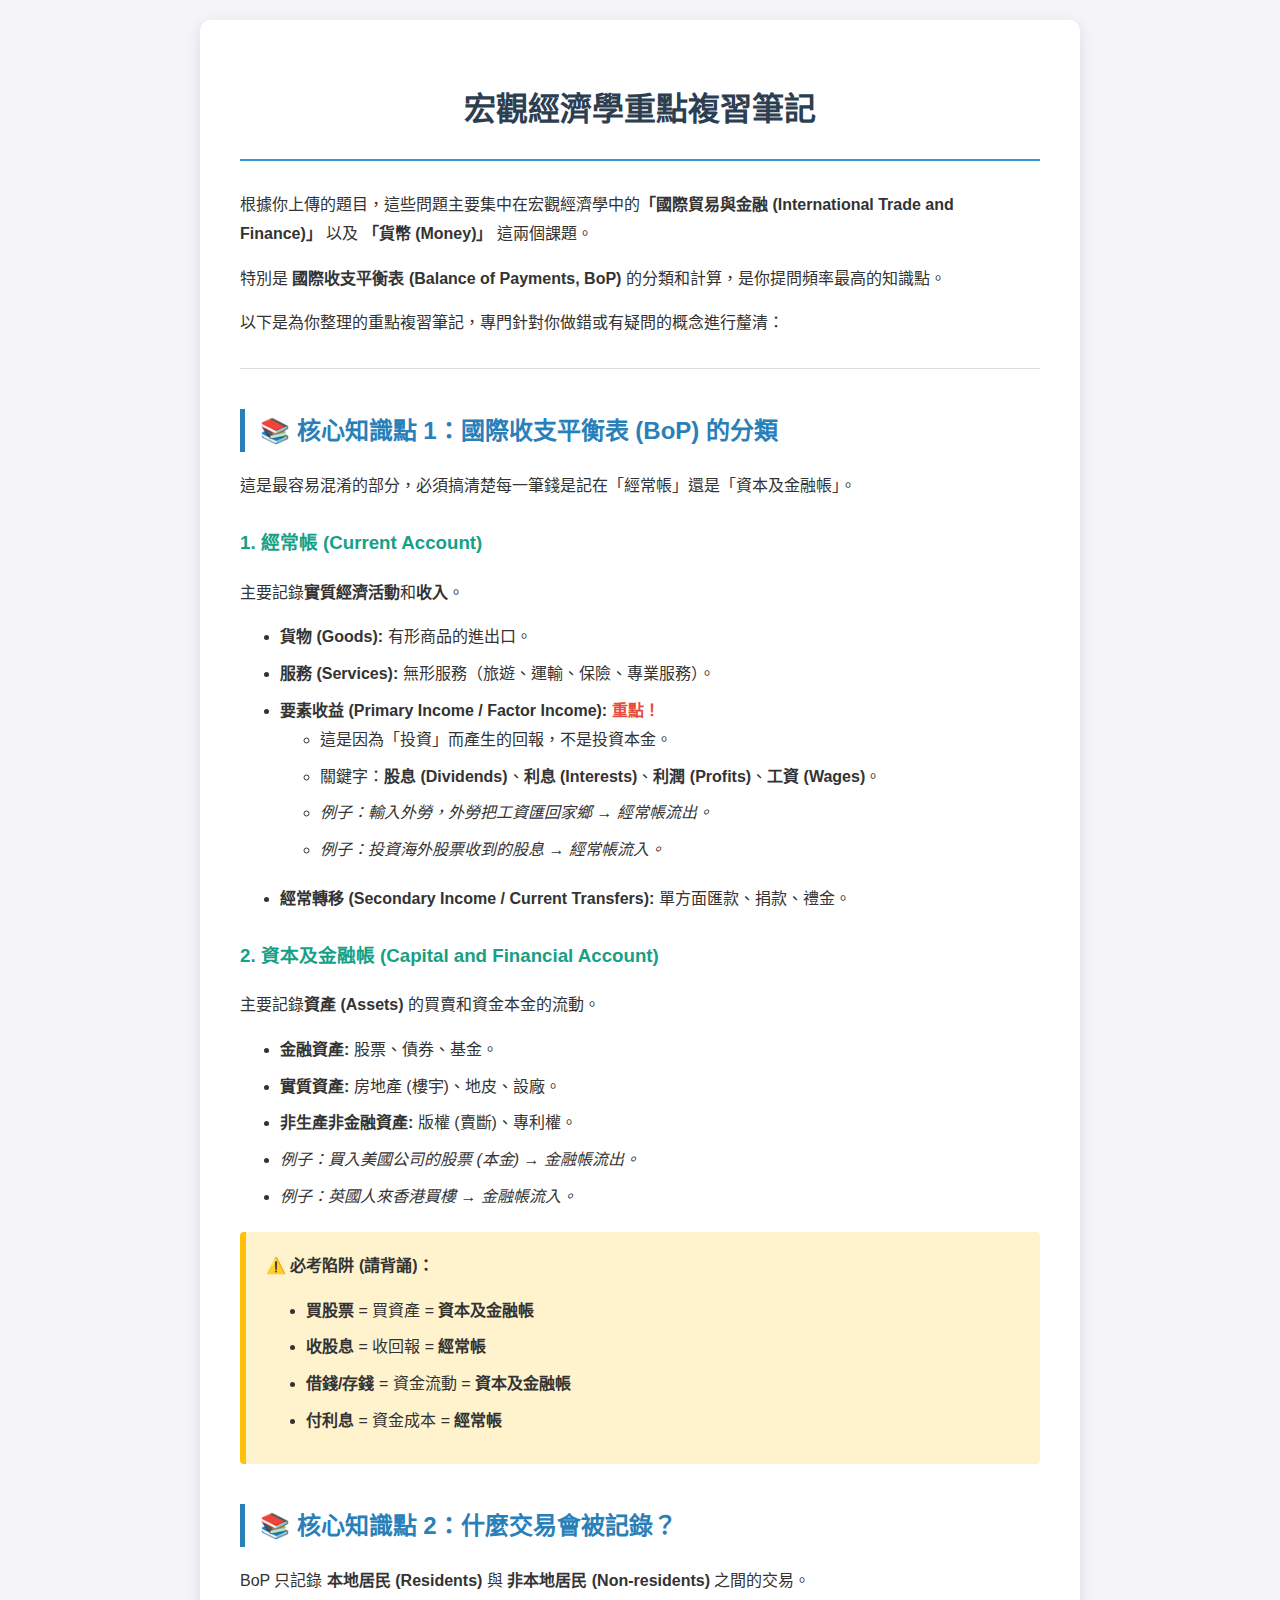
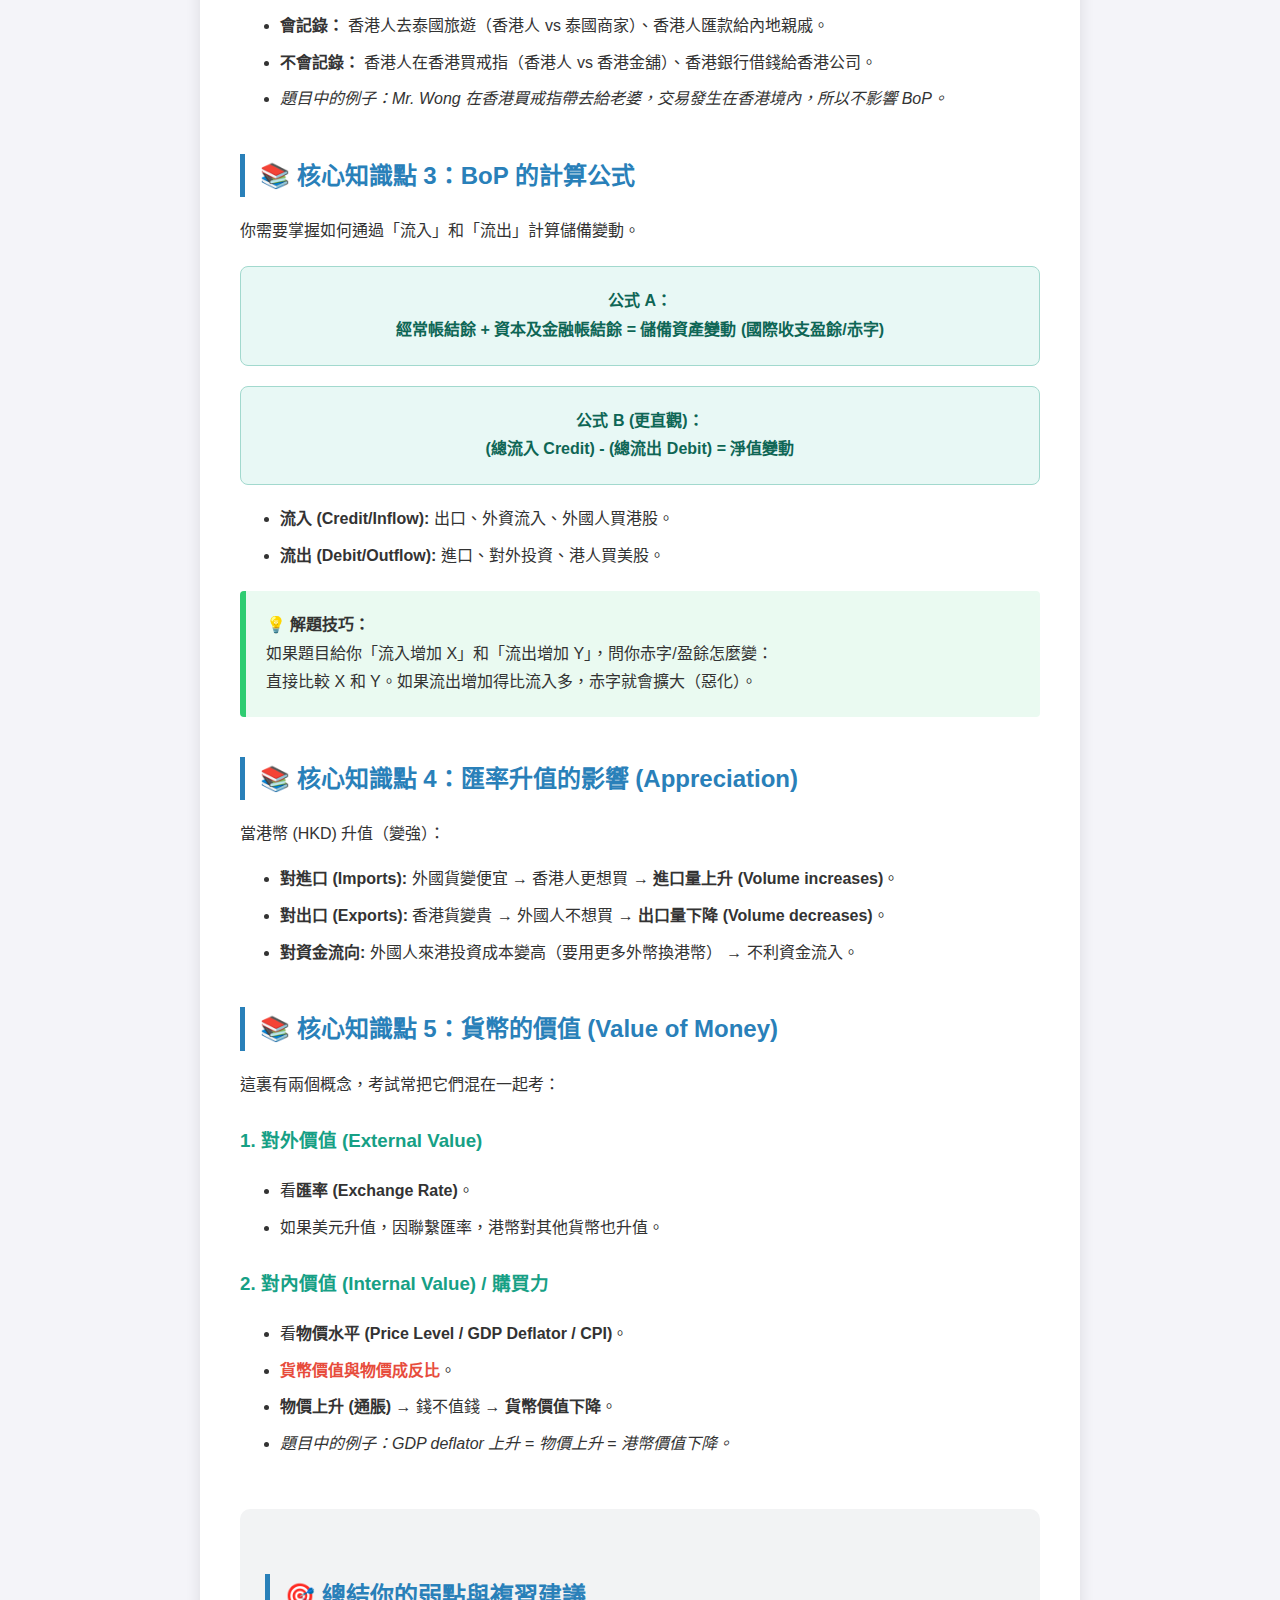
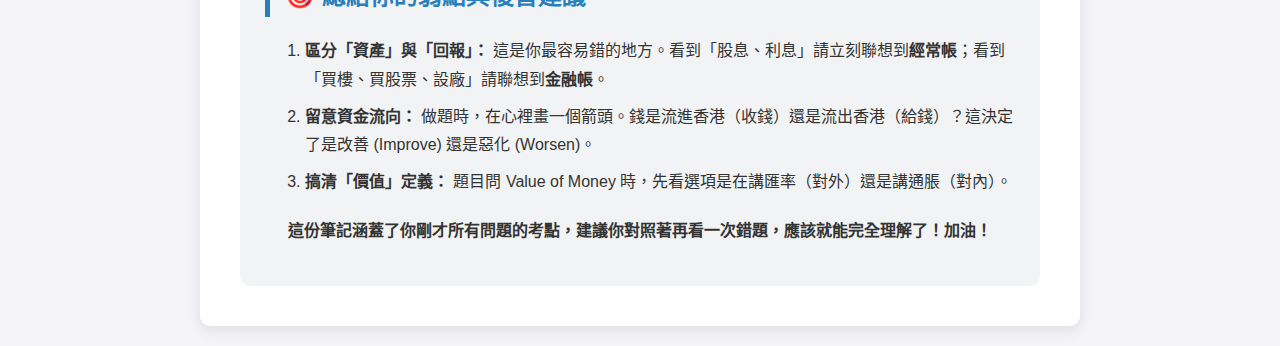
<file: temp/0b4bdccb-3e60-4776-90e9-b48c409eaf08/index.html>
<!DOCTYPE html>
<html lang="zh-HK">
<head>
    <meta charset="UTF-8">
    <meta name="viewport" content="width=device-width, initial-scale=1.0">
    <title>宏觀經濟學重點複習筆記</title>
    <style>
        body {
            font-family: "Helvetica Neue", Helvetica, Arial, "Microsoft JhengHei", sans-serif;
            line-height: 1.8;
            color: #333;
            background-color: #f4f4f9;
            margin: 0;
            padding: 20px;
        }
        .container {
            max-width: 800px;
            margin: 0 auto;
            background-color: #ffffff;
            padding: 40px;
            border-radius: 10px;
            box-shadow: 0 4px 15px rgba(0,0,0,0.1);
        }
        h1 {
            color: #2c3e50;
            text-align: center;
            border-bottom: 2px solid #3498db;
            padding-bottom: 20px;
            margin-bottom: 30px;
        }
        h2 {
            color: #2980b9;
            margin-top: 40px;
            border-left: 5px solid #2980b9;
            padding-left: 15px;
        }
        h3 {
            color: #16a085;
            margin-top: 25px;
        }
        p {
            margin-bottom: 15px;
        }
        ul {
            margin-bottom: 20px;
        }
        li {
            margin-bottom: 8px;
        }
        .highlight-text {
            font-weight: bold;
            color: #e74c3c;
        }
        .box-warning {
            background-color: #fff3cd;
            border-left: 6px solid #ffc107;
            padding: 20px;
            margin: 20px 0;
            border-radius: 4px;
        }
        .box-formula {
            background-color: #e8f8f5;
            border: 1px solid #a2d9ce;
            padding: 20px;
            margin: 20px 0;
            border-radius: 8px;
            text-align: center;
            font-weight: bold;
            color: #0e6655;
        }
        .box-tip {
            background-color: #eafaf1;
            border-left: 6px solid #2ecc71;
            padding: 20px;
            margin: 20px 0;
            border-radius: 4px;
        }
        .math-symbol {
            font-family: "Times New Roman", serif;
            font-style: italic;
        }
        .summary-section {
            background-color: #f2f3f4;
            padding: 25px;
            border-radius: 10px;
            margin-top: 50px;
        }
        hr {
            border: 0;
            height: 1px;
            background: #ddd;
            margin: 30px 0;
        }
    </style>
</head>
<body>

<div class="container">
    <h1>宏觀經濟學重點複習筆記</h1>
    
    <p>根據你上傳的題目，這些問題主要集中在宏觀經濟學中的<strong>「國際貿易與金融 (International Trade and Finance)」</strong> 以及 <strong>「貨幣 (Money)」</strong> 這兩個課題。</p>
    <p>特別是 <strong>國際收支平衡表 (Balance of Payments, BoP)</strong> 的分類和計算，是你提問頻率最高的知識點。</p>
    <p>以下是為你整理的重點複習筆記，專門針對你做錯或有疑問的概念進行釐清：</p>

    <hr>

    <h2>📚 核心知識點 1：國際收支平衡表 (BoP) 的分類</h2>
    <p>這是最容易混淆的部分，必須搞清楚每一筆錢是記在「經常帳」還是「資本及金融帳」。</p>

    <h3>1. 經常帳 (Current Account)</h3>
    <p>主要記錄<strong>實質經濟活動</strong>和<strong>收入</strong>。</p>
    <ul>
        <li><strong>貨物 (Goods):</strong> 有形商品的進出口。</li>
        <li><strong>服務 (Services):</strong> 無形服務（旅遊、運輸、保險、專業服務）。</li>
        <li><strong>要素收益 (Primary Income / Factor Income):</strong> <span class="highlight-text">重點！</span>
            <ul>
                <li>這是因為「投資」而產生的回報，不是投資本金。</li>
                <li>關鍵字：<strong>股息 (Dividends)</strong>、<strong>利息 (Interests)</strong>、<strong>利潤 (Profits)</strong>、<strong>工資 (Wages)</strong>。</li>
                <li><em>例子：輸入外勞，外勞把工資匯回家鄉 &rarr; 經常帳流出。</em></li>
                <li><em>例子：投資海外股票收到的股息 &rarr; 經常帳流入。</em></li>
            </ul>
        </li>
        <li><strong>經常轉移 (Secondary Income / Current Transfers):</strong> 單方面匯款、捐款、禮金。</li>
    </ul>

    <h3>2. 資本及金融帳 (Capital and Financial Account)</h3>
    <p>主要記錄<strong>資產 (Assets)</strong> 的買賣和資金本金的流動。</p>
    <ul>
        <li><strong>金融資產:</strong> 股票、債券、基金。</li>
        <li><strong>實質資產:</strong> 房地產 (樓宇)、地皮、設廠。</li>
        <li><strong>非生產非金融資產:</strong> 版權 (賣斷)、專利權。</li>
        <li><em>例子：買入美國公司的股票 (本金) &rarr; 金融帳流出。</em></li>
        <li><em>例子：英國人來香港買樓 &rarr; 金融帳流入。</em></li>
    </ul>

    <div class="box-warning">
        <strong>⚠️ 必考陷阱 (請背誦)：</strong>
        <ul style="margin-bottom: 0;">
            <li><strong>買股票</strong> = 買資產 = <strong>資本及金融帳</strong></li>
            <li><strong>收股息</strong> = 收回報 = <strong>經常帳</strong></li>
            <li><strong>借錢/存錢</strong> = 資金流動 = <strong>資本及金融帳</strong></li>
            <li><strong>付利息</strong> = 資金成本 = <strong>經常帳</strong></li>
        </ul>
    </div>

    <h2>📚 核心知識點 2：什麼交易會被記錄？</h2>
    <p>BoP 只記錄 <strong>本地居民 (Residents)</strong> 與 <strong>非本地居民 (Non-residents)</strong> 之間的交易。</p>
    <ul>
        <li><strong>會記錄：</strong> 香港人去泰國旅遊（香港人 vs 泰國商家）、香港人匯款給內地親戚。</li>
        <li><strong>不會記錄：</strong> 香港人在香港買戒指（香港人 vs 香港金舖）、香港銀行借錢給香港公司。</li>
        <li><em>題目中的例子：Mr. Wong 在香港買戒指帶去給老婆，交易發生在香港境內，所以不影響 BoP。</em></li>
    </ul>

    <h2>📚 核心知識點 3：BoP 的計算公式</h2>
    <p>你需要掌握如何通過「流入」和「流出」計算儲備變動。</p>

    <div class="box-formula">
        公式 A：<br>
        經常帳結餘 + 資本及金融帳結餘 = 儲備資產變動 (國際收支盈餘/赤字)
    </div>

    <div class="box-formula">
        公式 B (更直觀)：<br>
        (總流入 Credit) - (總流出 Debit) = 淨值變動
    </div>

    <ul>
        <li><strong>流入 (Credit/Inflow):</strong> 出口、外資流入、外國人買港股。</li>
        <li><strong>流出 (Debit/Outflow):</strong> 進口、對外投資、港人買美股。</li>
    </ul>

    <div class="box-tip">
        <strong>💡 解題技巧：</strong><br>
        如果題目給你「流入增加 X」和「流出增加 Y」，問你赤字/盈餘怎麼變：<br>
        直接比較 X 和 Y。如果流出增加得比流入多，赤字就會擴大（惡化）。
    </div>

    <h2>📚 核心知識點 4：匯率升值的影響 (Appreciation)</h2>
    <p>當港幣 (HKD) 升值（變強）：</p>
    <ul>
        <li><strong>對進口 (Imports):</strong> 外國貨變便宜 &rarr; 香港人更想買 &rarr; <strong>進口量上升 (Volume increases)</strong>。</li>
        <li><strong>對出口 (Exports):</strong> 香港貨變貴 &rarr; 外國人不想買 &rarr; <strong>出口量下降 (Volume decreases)</strong>。</li>
        <li><strong>對資金流向:</strong> 外國人來港投資成本變高（要用更多外幣換港幣） &rarr; 不利資金流入。</li>
    </ul>

    <h2>📚 核心知識點 5：貨幣的價值 (Value of Money)</h2>
    <p>這裏有兩個概念，考試常把它們混在一起考：</p>

    <h3>1. 對外價值 (External Value)</h3>
    <ul>
        <li>看<strong>匯率 (Exchange Rate)</strong>。</li>
        <li>如果美元升值，因聯繫匯率，港幣對其他貨幣也升值。</li>
    </ul>

    <h3>2. 對內價值 (Internal Value) / 購買力</h3>
    <ul>
        <li>看<strong>物價水平 (Price Level / GDP Deflator / CPI)</strong>。</li>
        <li><span class="highlight-text">貨幣價值與物價成反比</span>。</li>
        <li><strong>物價上升 (通脹)</strong> &rarr; 錢不值錢 &rarr; <strong>貨幣價值下降</strong>。</li>
        <li><em>題目中的例子：GDP deflator 上升 = 物價上升 = 港幣價值下降。</em></li>
    </ul>

    <div class="summary-section">
        <h2>🎯 總結你的弱點與複習建議</h2>
        <ol>
            <li><strong>區分「資產」與「回報」：</strong> 這是你最容易錯的地方。看到「股息、利息」請立刻聯想到<strong>經常帳</strong>；看到「買樓、買股票、設廠」請聯想到<strong>金融帳</strong>。</li>
            <li><strong>留意資金流向：</strong> 做題時，在心裡畫一個箭頭。錢是流進香港（收錢）還是流出香港（給錢）？這決定了是改善 (Improve) 還是惡化 (Worsen)。</li>
            <li><strong>搞清「價值」定義：</strong> 題目問 Value of Money 時，先看選項是在講匯率（對外）還是講通脹（對內）。</li>
        </ol>
        <p style="text-align: center; margin-top: 20px;"><strong>這份筆記涵蓋了你剛才所有問題的考點，建議你對照著再看一次錯題，應該就能完全理解了！加油！</strong></p>
    </div>

</div>

</body>
</html>
</file>
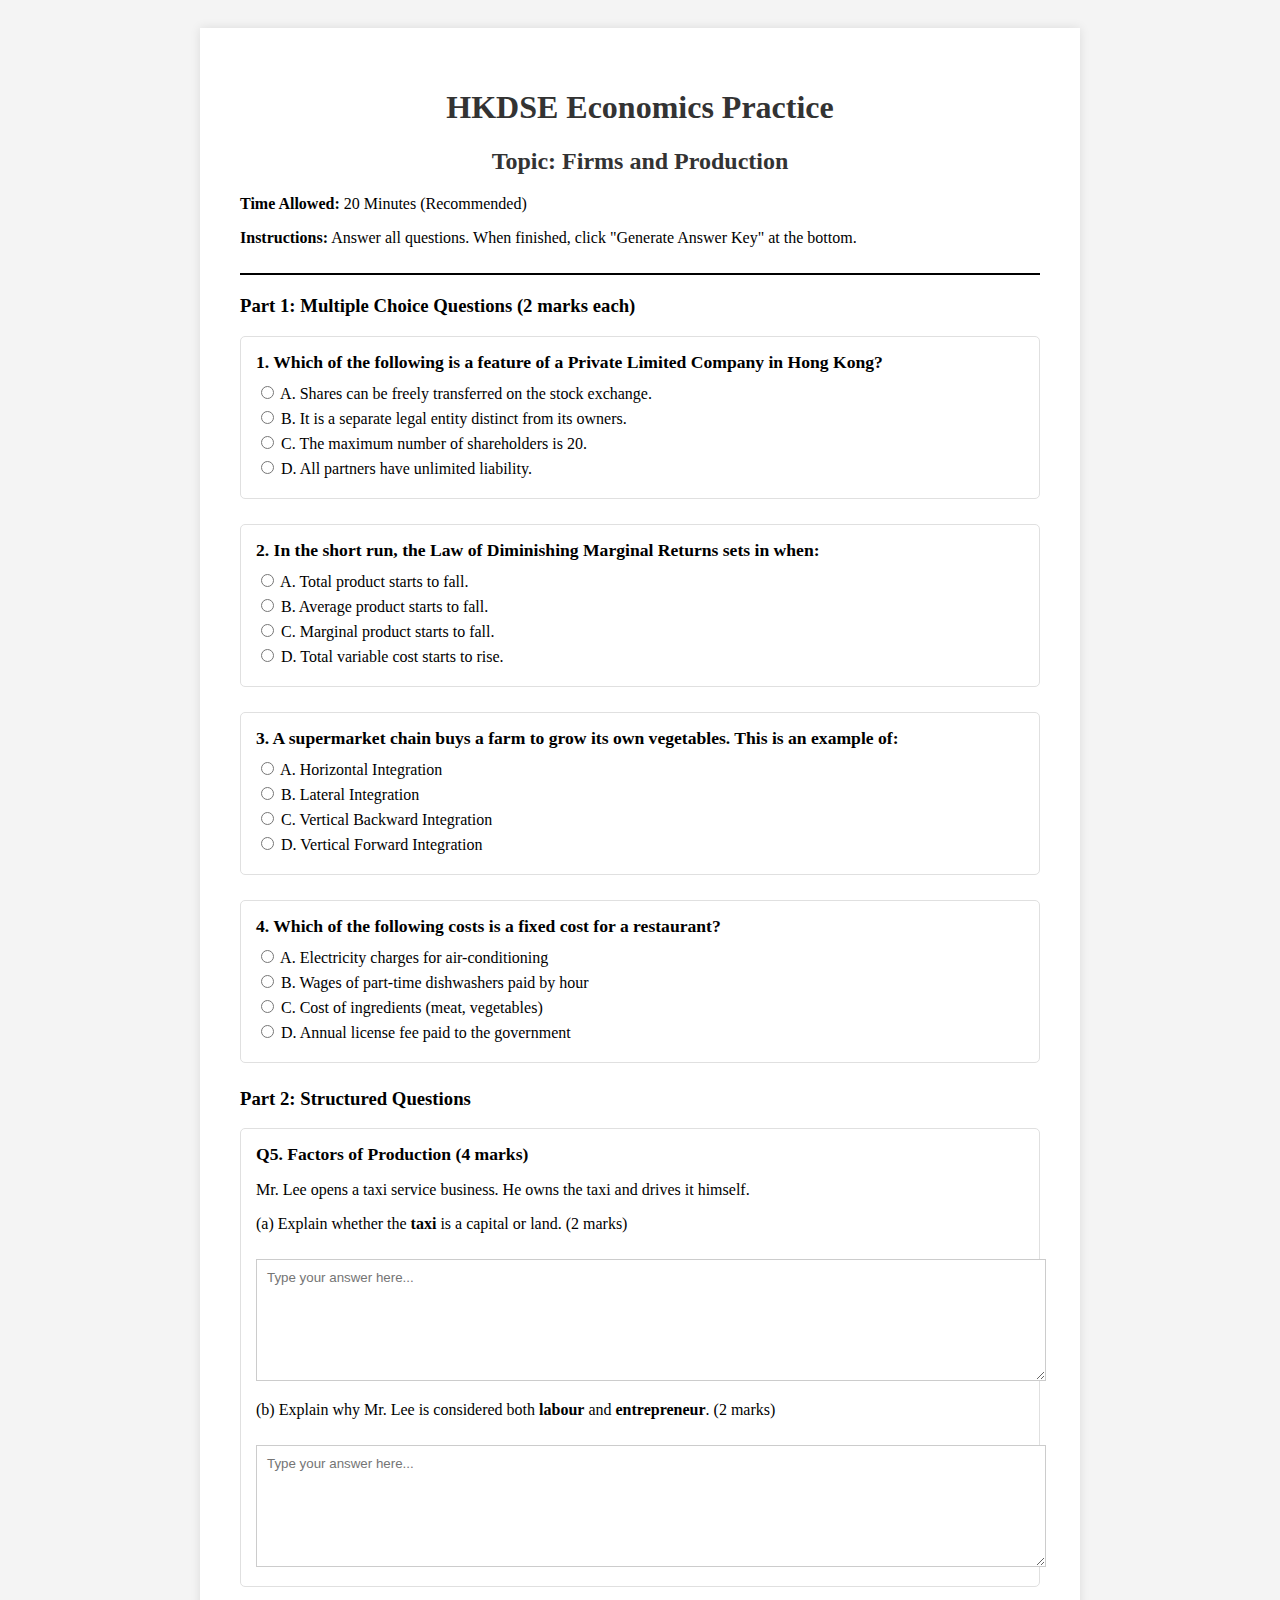
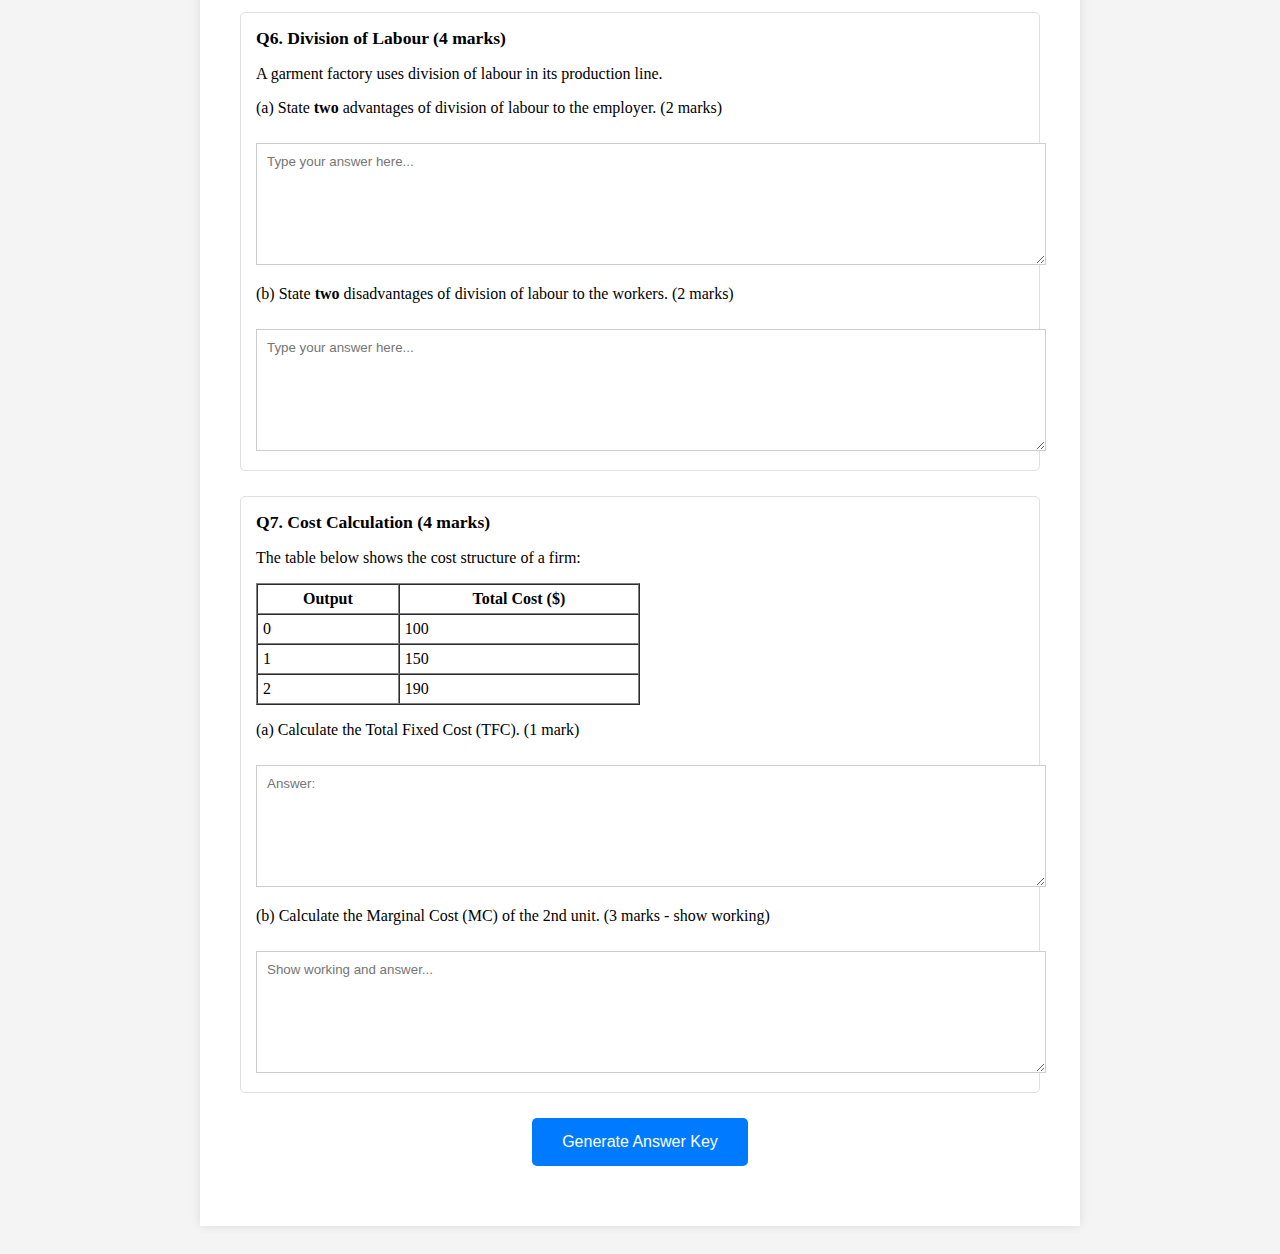
<file: temp/80232ebc-4742-40fe-a622-5c7cc181e08f/index.html>
<!DOCTYPE html>
<html lang="en">
<head>
    <meta charset="UTF-8">
    <meta name="viewport" content="width=device-width, initial-scale=1.0">
    <title>HKDSE Economics Practice: Firms & Production</title>
    <style>
        body { font-family: "Times New Roman", Times, serif; background-color: #f4f4f4; padding: 20px; }
        .container { max-width: 800px; margin: 0 auto; background: white; padding: 40px; box-shadow: 0 0 10px rgba(0,0,0,0.1); }
        h1, h2 { text-align: center; color: #333; }
        .header-info { border-bottom: 2px solid #000; margin-bottom: 20px; padding-bottom: 10px; }
        .question-block { margin-bottom: 25px; padding: 15px; border: 1px solid #e0e0e0; border-radius: 5px; }
        .question-text { font-weight: bold; font-size: 1.1em; margin-bottom: 10px; }
        .options label { display: block; margin-bottom: 5px; cursor: pointer; }
        textarea { width: 100%; height: 100px; padding: 10px; margin-top: 10px; border: 1px solid #ccc; font-family: Arial, sans-serif; }
        button { background-color: #007BFF; color: white; border: none; padding: 15px 30px; font-size: 16px; cursor: pointer; border-radius: 5px; display: block; margin: 20px auto; }
        button:hover { background-color: #0056b3; }
        #result-area { display: none; margin-top: 20px; padding: 20px; background: #e9ecef; border: 1px dashed #333; }
        .copy-btn { background-color: #28a745; margin-top: 10px; }
    </style>
</head>
<body>

<div class="container">
    <div class="header-info">
        <h1>HKDSE Economics Practice</h1>
        <h2>Topic: Firms and Production</h2>
        <p><strong>Time Allowed:</strong> 20 Minutes (Recommended)</p>
        <p><strong>Instructions:</strong> Answer all questions. When finished, click "Generate Answer Key" at the bottom.</p>
    </div>

    <!-- PART 1: MC -->
    <h3>Part 1: Multiple Choice Questions (2 marks each)</h3>

    <div class="question-block" id="q1-block">
        <div class="question-text">1. Which of the following is a feature of a Private Limited Company in Hong Kong?</div>
        <div class="options">
            <label><input type="radio" name="q1" value="A"> A. Shares can be freely transferred on the stock exchange.</label>
            <label><input type="radio" name="q1" value="B"> B. It is a separate legal entity distinct from its owners.</label>
            <label><input type="radio" name="q1" value="C"> C. The maximum number of shareholders is 20.</label>
            <label><input type="radio" name="q1" value="D"> D. All partners have unlimited liability.</label>
        </div>
    </div>

    <div class="question-block" id="q2-block">
        <div class="question-text">2. In the short run, the Law of Diminishing Marginal Returns sets in when:</div>
        <div class="options">
            <label><input type="radio" name="q2" value="A"> A. Total product starts to fall.</label>
            <label><input type="radio" name="q2" value="B"> B. Average product starts to fall.</label>
            <label><input type="radio" name="q2" value="C"> C. Marginal product starts to fall.</label>
            <label><input type="radio" name="q2" value="D"> D. Total variable cost starts to rise.</label>
        </div>
    </div>

    <div class="question-block" id="q3-block">
        <div class="question-text">3. A supermarket chain buys a farm to grow its own vegetables. This is an example of:</div>
        <div class="options">
            <label><input type="radio" name="q3" value="A"> A. Horizontal Integration</label>
            <label><input type="radio" name="q3" value="B"> B. Lateral Integration</label>
            <label><input type="radio" name="q3" value="C"> C. Vertical Backward Integration</label>
            <label><input type="radio" name="q3" value="D"> D. Vertical Forward Integration</label>
        </div>
    </div>

    <div class="question-block" id="q4-block">
        <div class="question-text">4. Which of the following costs is a fixed cost for a restaurant?</div>
        <div class="options">
            <label><input type="radio" name="q4" value="A"> A. Electricity charges for air-conditioning</label>
            <label><input type="radio" name="q4" value="B"> B. Wages of part-time dishwashers paid by hour</label>
            <label><input type="radio" name="q4" value="C"> C. Cost of ingredients (meat, vegetables)</label>
            <label><input type="radio" name="q4" value="D"> D. Annual license fee paid to the government</label>
        </div>
    </div>

    <!-- PART 2: LQ -->
    <h3>Part 2: Structured Questions</h3>

    <div class="question-block">
        <div class="question-text">Q5. Factors of Production (4 marks)</div>
        <p>Mr. Lee opens a taxi service business. He owns the taxi and drives it himself.</p>
        <p>(a) Explain whether the <strong>taxi</strong> is a capital or land. (2 marks)</p>
        <textarea id="q5a" placeholder="Type your answer here..."></textarea>
        <p>(b) Explain why Mr. Lee is considered both <strong>labour</strong> and <strong>entrepreneur</strong>. (2 marks)</p>
        <textarea id="q5b" placeholder="Type your answer here..."></textarea>
    </div>

    <div class="question-block">
        <div class="question-text">Q6. Division of Labour (4 marks)</div>
        <p>A garment factory uses division of labour in its production line.</p>
        <p>(a) State <strong>two</strong> advantages of division of labour to the employer. (2 marks)</p>
        <textarea id="q6a" placeholder="Type your answer here..."></textarea>
        <p>(b) State <strong>two</strong> disadvantages of division of labour to the workers. (2 marks)</p>
        <textarea id="q6b" placeholder="Type your answer here..."></textarea>
    </div>

    <div class="question-block">
        <div class="question-text">Q7. Cost Calculation (4 marks)</div>
        <p>The table below shows the cost structure of a firm:</p>
        <table border="1" cellpadding="5" cellspacing="0" style="width:50%; margin-bottom:10px;">
            <tr><th>Output</th><th>Total Cost ($)</th></tr>
            <tr><td>0</td><td>100</td></tr>
            <tr><td>1</td><td>150</td></tr>
            <tr><td>2</td><td>190</td></tr>
        </table>
        <p>(a) Calculate the Total Fixed Cost (TFC). (1 mark)</p>
        <textarea id="q7a" placeholder="Answer: "></textarea>
        <p>(b) Calculate the Marginal Cost (MC) of the 2nd unit. (3 marks - show working)</p>
        <textarea id="q7b" placeholder="Show working and answer..."></textarea>
    </div>

    <button onclick="generateExport()">Generate Answer Key</button>

    <div id="result-area">
        <p><strong>Copy the text below and paste it to the AI:</strong></p>
        <textarea id="export-text" readonly></textarea>
        <button class="copy-btn" onclick="copyToClipboard()">Copy to Clipboard</button>
    </div>

</div>

<script>
    function generateExport() {
        let output = "=== STUDENT ANSWERS ===\n";
        
        // MC
        for (let i = 1; i <= 4; i++) {
            let selected = document.querySelector(`input[name="q${i}"]:checked`);
            output += `[Q${i}]: ${selected ? selected.value : "No Answer"}\n`;
        }

        // LQ
        output += `[Q5a]: ${document.getElementById('q5a').value.replace(/\n/g, " ")}\n`;
        output += `[Q5b]: ${document.getElementById('q5b').value.replace(/\n/g, " ")}\n`;
        output += `[Q6a]: ${document.getElementById('q6a').value.replace(/\n/g, " ")}\n`;
        output += `[Q6b]: ${document.getElementById('q6b').value.replace(/\n/g, " ")}\n`;
        output += `[Q7a]: ${document.getElementById('q7a').value.replace(/\n/g, " ")}\n`;
        output += `[Q7b]: ${document.getElementById('q7b').value.replace(/\n/g, " ")}\n`;

        output += "=== END ANSWERS ===";

        document.getElementById('result-area').style.display = "block";
        document.getElementById('export-text').value = output;
        
        // Scroll to bottom
        window.scrollTo(0, document.body.scrollHeight);
    }

    function copyToClipboard() {
        var copyText = document.getElementById("export-text");
        copyText.select();
        copyText.setSelectionRange(0, 99999); 
        navigator.clipboard.writeText(copyText.value);
        alert("Copied! Now paste it back to the chat.");
    }
</script>

</body>
</html>
</file>
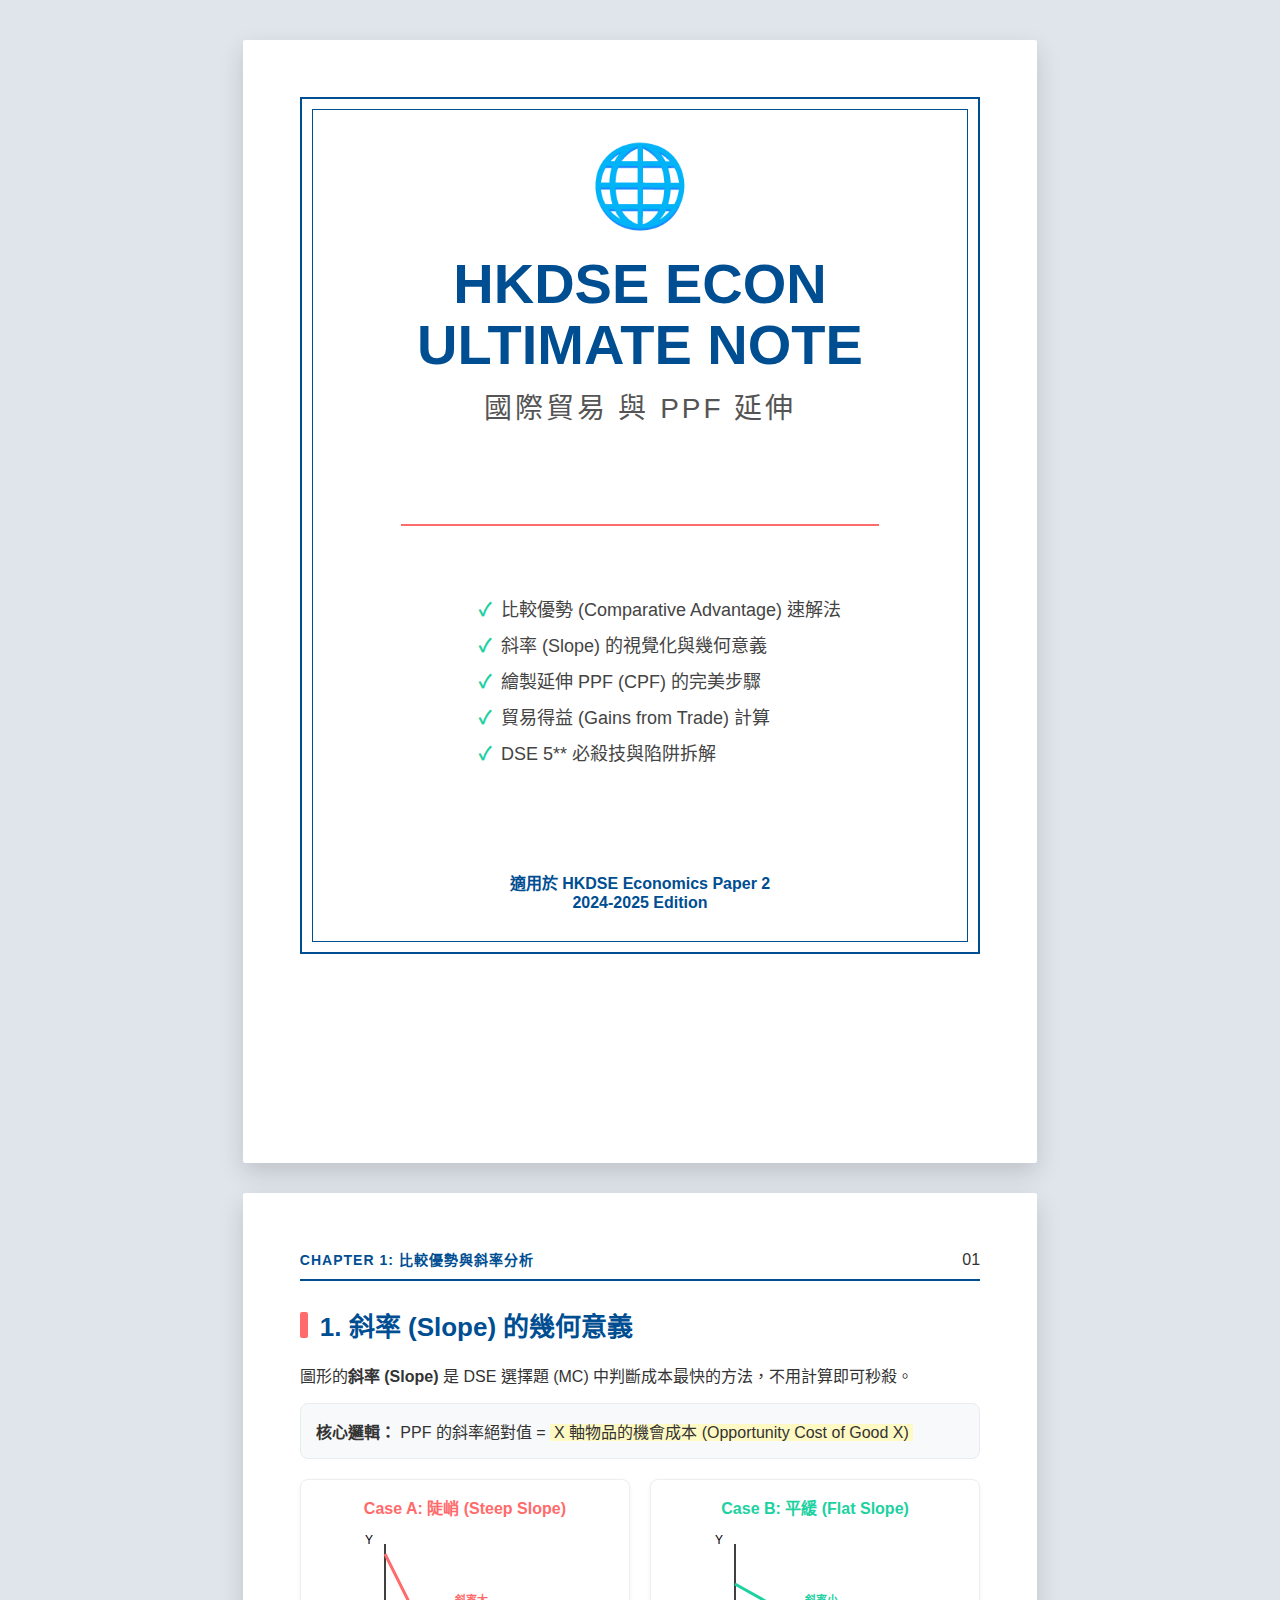
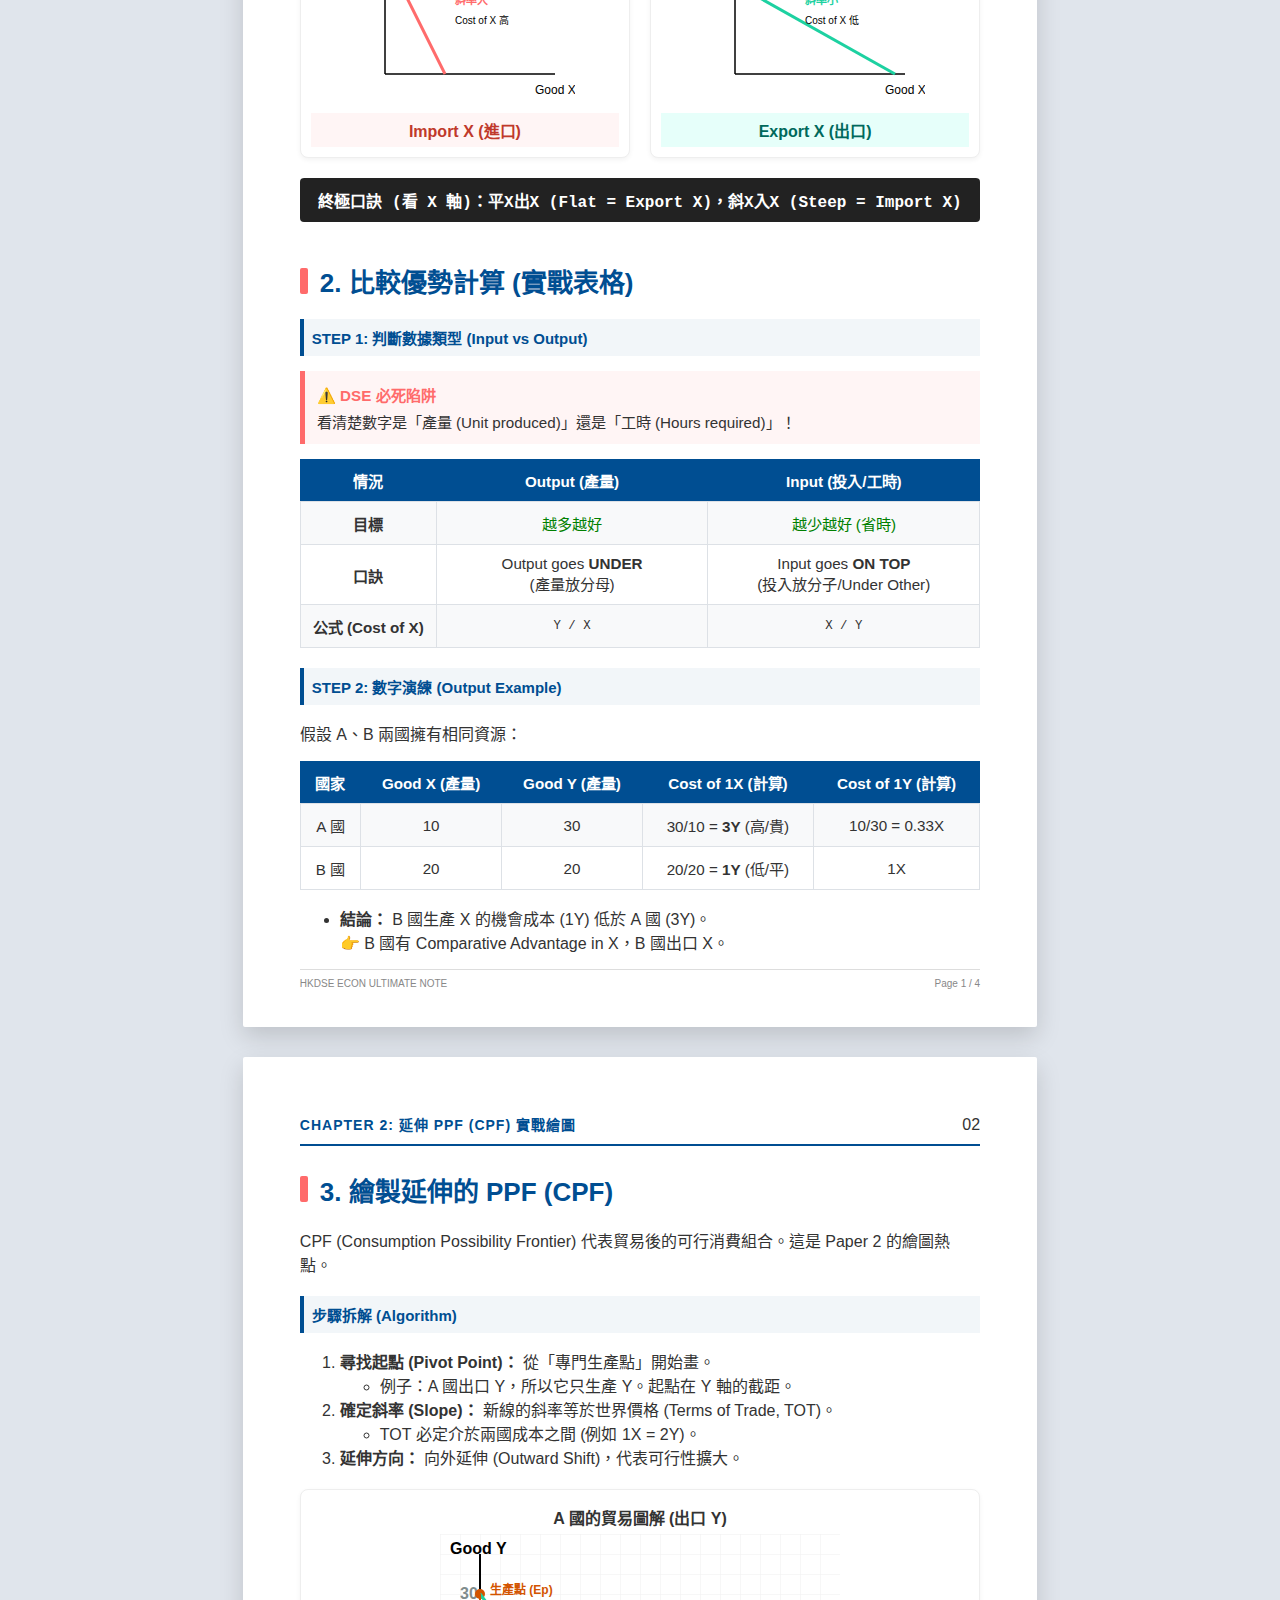
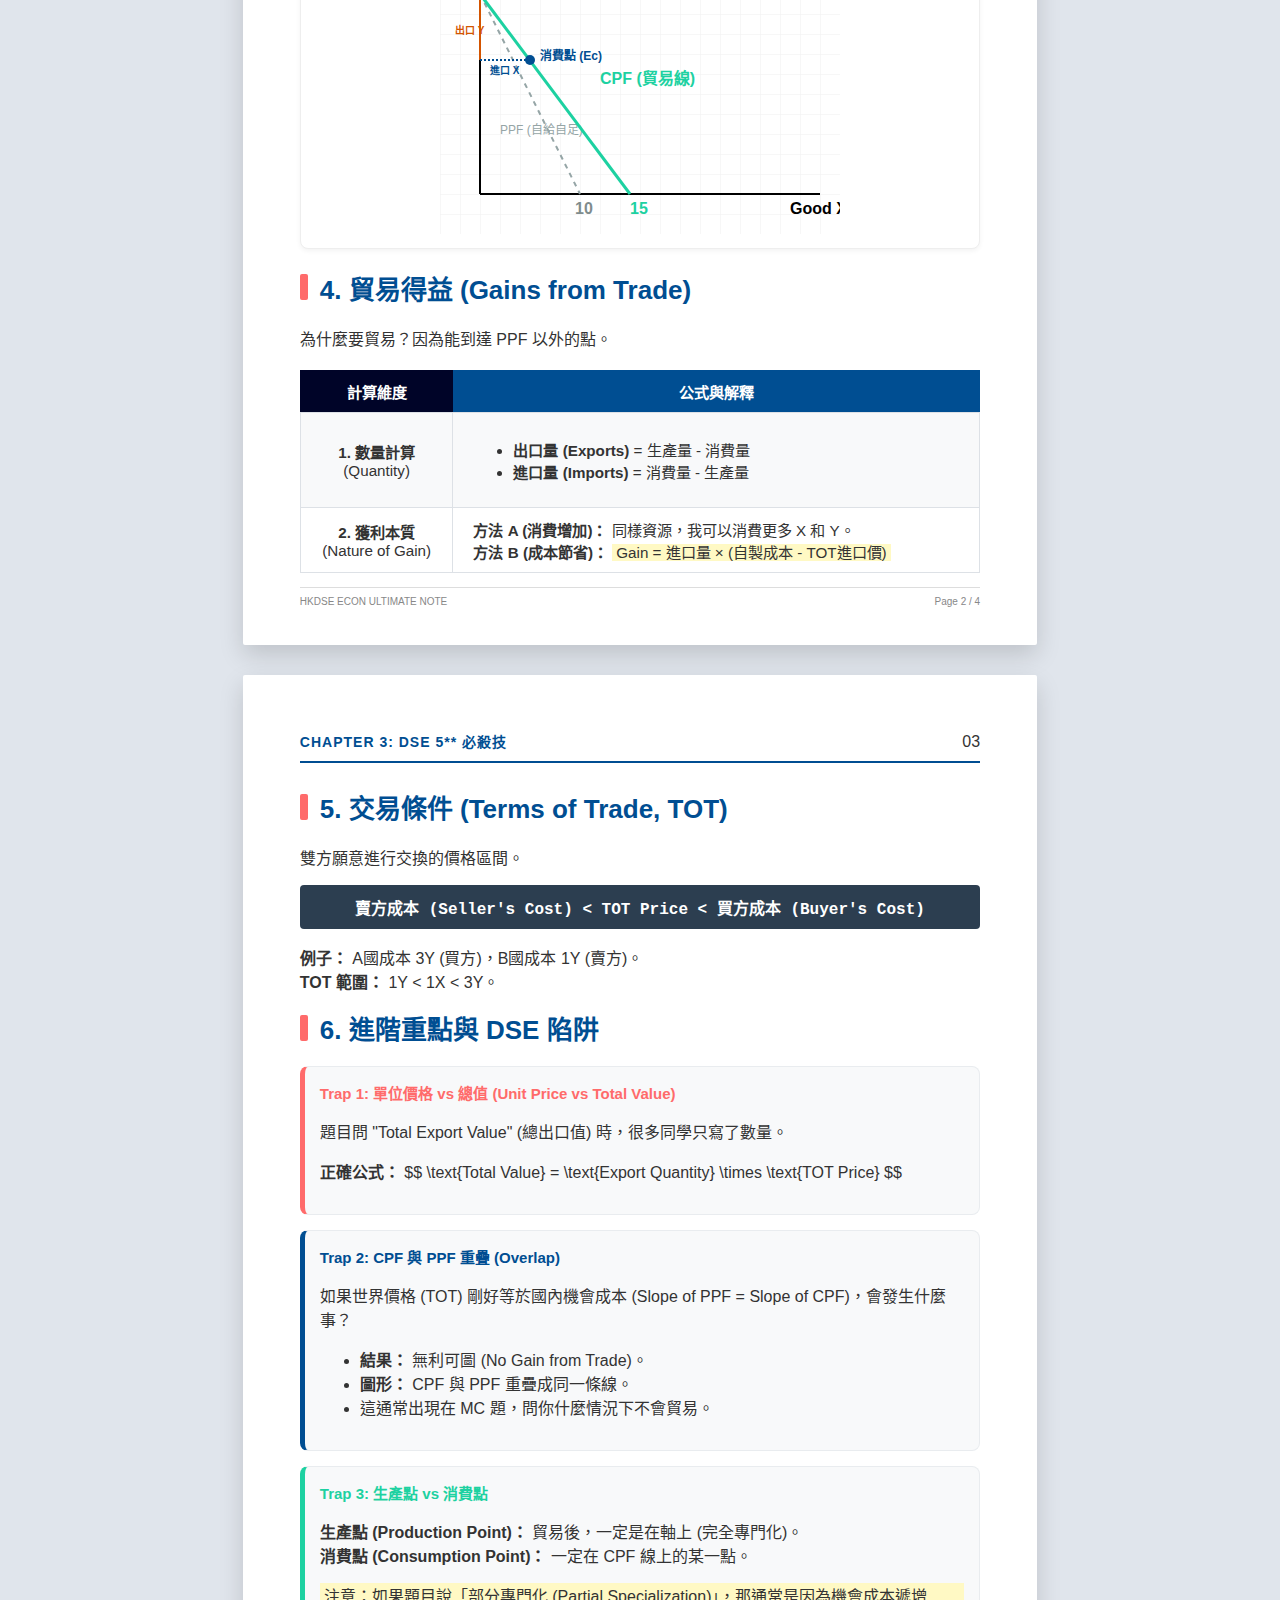
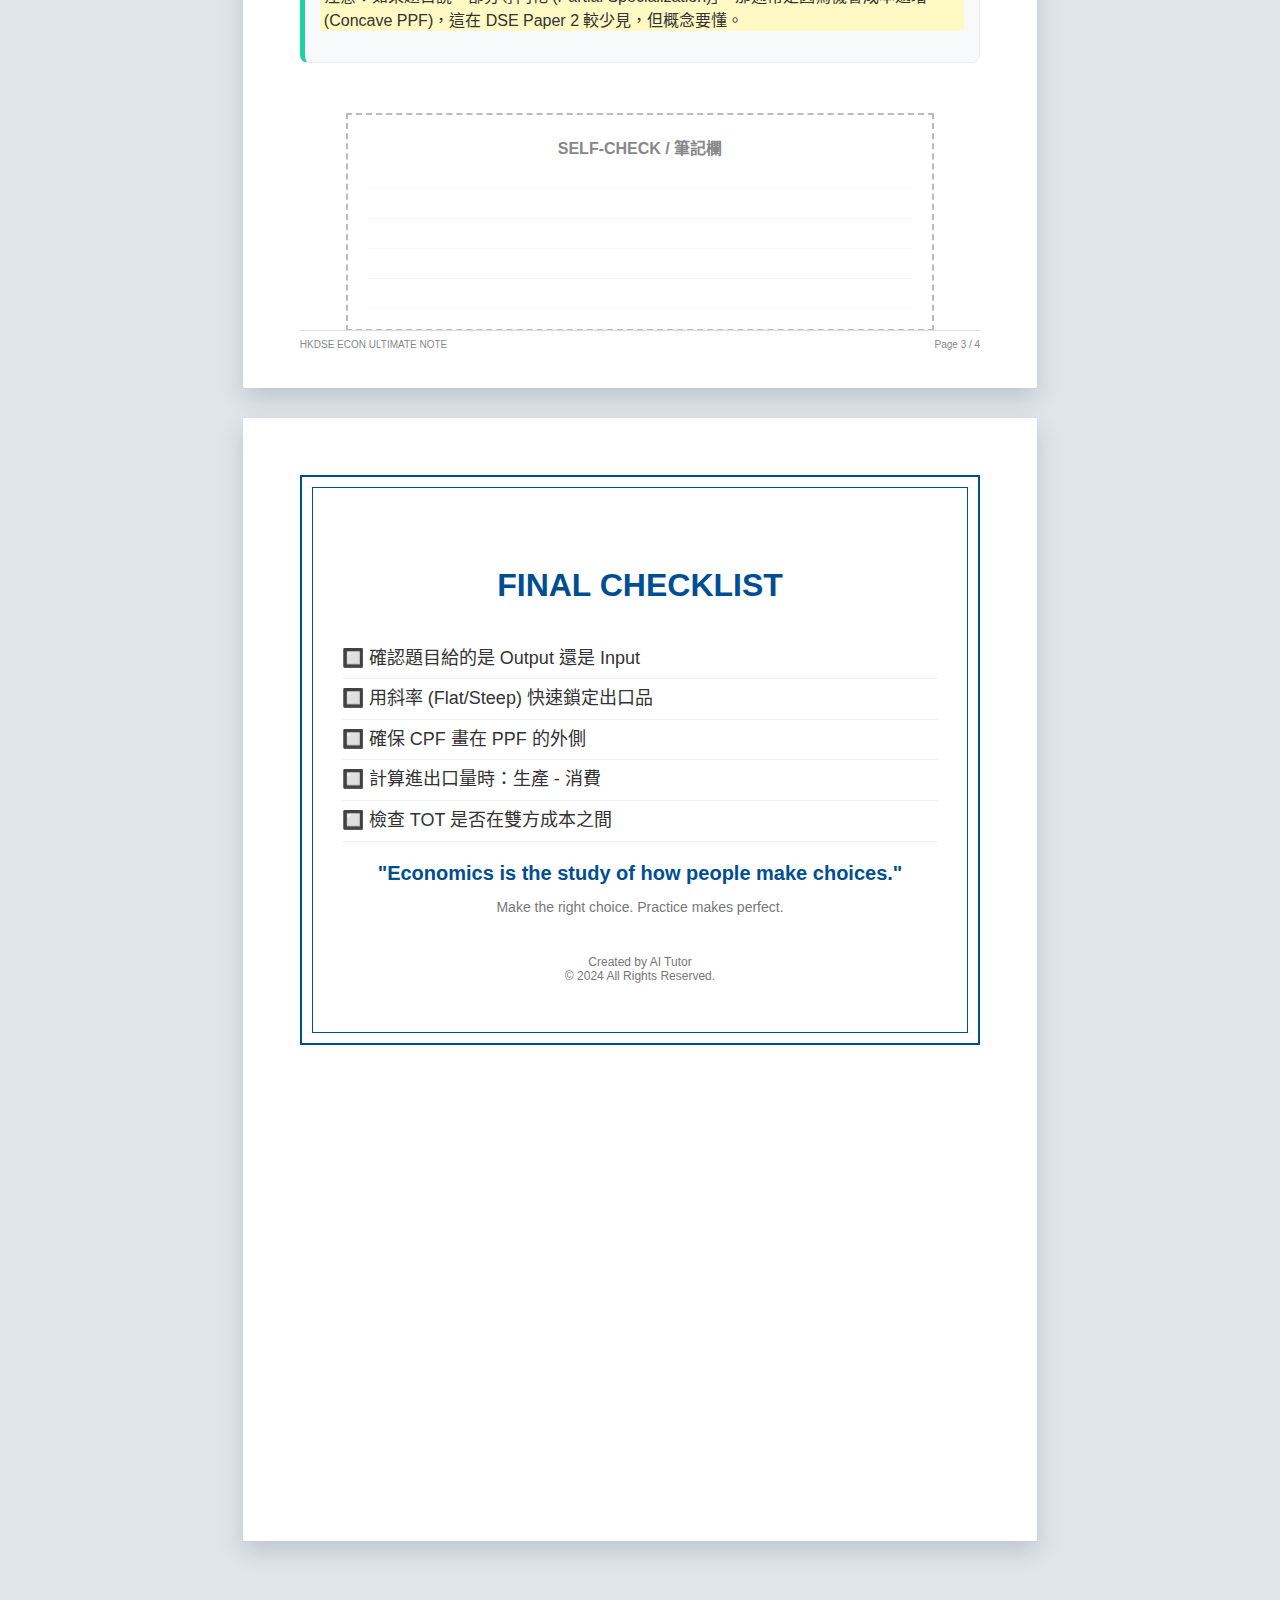
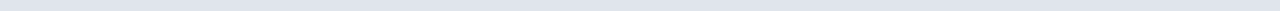
<file: temp/9e99a233-8367-49ac-b0e3-ec9ccb04250a/index.html>
<!DOCTYPE html>
<html lang="zh-HK">
<head>
    <meta charset="UTF-8">
    <meta name="viewport" content="width=device-width, initial-scale=1.0">
    <title>HKDSE Econ: Trade Theory & CPF Ultimate Guide</title>
    <style>
        /* --- 基礎設定 --- */
        :root {
            --brand-primary: #004e92;    /* 專業深藍 */
            --brand-secondary: #000428;  /* 深邃黑藍 */
            --accent-color: #ff6b6b;     /* 重點紅 */
            --success-color: #1dd1a1;    /* 成功綠 */
            --highlight-bg: #fff9c4;     /* 螢光筆黃 */
            --paper-bg: #ffffff;
            --page-shadow: 0 10px 25px rgba(0,0,0,0.15);
        }

        body {
            margin: 0;
            padding: 40px;
            background-color: #e0e5ec;
            font-family: "Segoe UI", "Microsoft JhengHei", "PingFang HK", sans-serif;
            color: #333;
            -webkit-print-color-adjust: exact;
            print-color-adjust: exact;
        }

        /* --- A4 紙張模擬 --- */
        .a4-page {
            width: 210mm;
            min-height: 297mm;
            background: var(--paper-bg);
            margin: 0 auto 30px auto;
            padding: 15mm 15mm;
            box-sizing: border-box;
            box-shadow: var(--page-shadow);
            position: relative;
            overflow: hidden;
            border-radius: 2px;
        }

        /* --- 頁眉與頁腳 --- */
        .header {
            border-bottom: 2px solid var(--brand-primary);
            padding-bottom: 10px;
            margin-bottom: 25px;
            display: flex;
            justify-content: space-between;
            align-items: flex-end;
        }
        .header-title {
            font-weight: 900;
            font-size: 14px;
            color: var(--brand-primary);
            text-transform: uppercase;
            letter-spacing: 1px;
        }
        .footer {
            position: absolute;
            bottom: 10mm;
            left: 15mm;
            right: 15mm;
            border-top: 1px solid #ddd;
            padding-top: 8px;
            font-size: 10px;
            color: #888;
            display: flex;
            justify-content: space-between;
        }

        /* --- 標題樣式 --- */
        h1.section-title {
            font-size: 26px;
            font-weight: 800;
            color: var(--brand-primary);
            margin: 0 0 20px 0;
            display: flex;
            align-items: center;
        }
        h1.section-title::before {
            content: '';
            display: block;
            width: 8px;
            height: 26px;
            background: var(--accent-color);
            margin-right: 12px;
            border-radius: 2px;
        }
        h2 {
            font-size: 18px;
            color: var(--brand-secondary);
            border-bottom: 1px solid #eee;
            padding-bottom: 5px;
            margin-top: 30px;
        }
        h3 {
            font-size: 15px;
            color: var(--brand-primary);
            background: rgba(0, 78, 146, 0.05);
            padding: 8px;
            border-left: 4px solid var(--brand-primary);
            margin-top: 20px;
        }

        /* --- 內容模組 --- */
        .concept-box {
            background-color: #f8f9fa;
            border: 1px solid #e9ecef;
            padding: 15px;
            border-radius: 8px;
            margin: 15px 0;
            position: relative;
        }
        .highlight { background-color: var(--highlight-bg); padding: 0 4px; }
        .important { color: var(--accent-color); font-weight: bold; }
        
        /* 考試陷阱 Box */
        .trap-alert {
            background-color: #fff5f5;
            border-left: 5px solid var(--accent-color);
            padding: 12px;
            margin: 15px 0;
            font-size: 0.95em;
        }
        .trap-label {
            color: var(--accent-color);
            font-weight: bold;
            display: block;
            margin-bottom: 5px;
            text-transform: uppercase;
        }

        /* 公式 Box */
        .formula {
            font-family: "Courier New", monospace;
            background: #2c3e50;
            color: #fff;
            padding: 10px;
            border-radius: 4px;
            text-align: center;
            margin: 10px 0;
            font-weight: bold;
        }

        /* --- 表格設計 --- */
        table {
            width: 100%;
            border-collapse: collapse;
            margin: 15px 0;
            font-size: 0.95em;
        }
        th {
            background-color: var(--brand-primary);
            color: white;
            padding: 10px;
            text-align: center;
        }
        td {
            border: 1px solid #dde1e6;
            padding: 10px;
            text-align: center;
        }
        tr:nth-child(even) { background-color: #f8f9fa; }

        /* --- SVG 圖像容器 --- */
        .chart-container {
            display: flex;
            justify-content: center;
            gap: 20px;
            margin: 20px 0;
        }
        .chart-box {
            flex: 1;
            text-align: center;
            background: white;
            border: 1px solid #eee;
            border-radius: 8px;
            padding: 10px;
            box-shadow: 0 2px 5px rgba(0,0,0,0.05);
        }

        /* --- 封面特定樣式 --- */
        .cover-wrapper {
            height: 100%;
            display: flex;
            flex-direction: column;
            justify-content: center;
            align-items: center;
            border: 2px solid var(--brand-primary);
            padding: 40px;
            text-align: center;
            position: relative;
        }
        .cover-wrapper::before {
            content: "";
            position: absolute;
            top: 10px; left: 10px; right: 10px; bottom: 10px;
            border: 1px solid var(--brand-primary);
        }
        .main-title {
            font-size: 56px;
            font-weight: 900;
            line-height: 1.1;
            color: var(--brand-primary);
            margin-bottom: 10px;
        }
        .sub-title {
            font-size: 28px;
            font-weight: 300;
            color: #555;
            margin-bottom: 50px;
            letter-spacing: 3px;
        }
        .topic-list {
            text-align: left;
            display: inline-block;
            font-size: 18px;
            line-height: 2;
            color: #444;
        }
        .topic-list li {
            list-style: none;
        }
        .topic-list li::before {
            content: "✓";
            color: var(--success-color);
            font-weight: bold;
            margin-right: 10px;
        }
        
        /* --- 打印設定 --- */
        @media print {
            body { background: none; padding: 0; }
            .a4-page { margin: 0; box-shadow: none; page-break-after: always; }
        }
    </style>
</head>
<body>

    <!-- ================= 封面 ================= -->
    <div class="a4-page">
        <div class="cover-wrapper">
            <div style="font-size: 80px; margin-bottom: 20px;">🌐</div>
            <div class="main-title">HKDSE ECON<br>ULTIMATE NOTE</div>
            <div class="sub-title">國際貿易 與 PPF 延伸</div>
            
            <div style="margin: 40px 0; width: 80%;">
                <hr style="border: 0; border-top: 2px solid var(--accent-color);">
            </div>

            <ul class="topic-list">
                <li>比較優勢 (Comparative Advantage) 速解法</li>
                <li>斜率 (Slope) 的視覺化與幾何意義</li>
                <li>繪製延伸 PPF (CPF) 的完美步驟</li>
                <li>貿易得益 (Gains from Trade) 計算</li>
                <li>DSE 5** 必殺技與陷阱拆解</li>
            </ul>

            <div style="margin-top: 80px; font-weight: bold; color: var(--brand-primary);">
                適用於 HKDSE Economics Paper 2<br>
                2024-2025 Edition
            </div>
        </div>
    </div>

    <!-- ================= 第 1 頁：核心邏輯與斜率 ================= -->
    <div class="a4-page">
        <div class="header">
            <span class="header-title">Chapter 1: 比較優勢與斜率分析</span>
            <span>01</span>
        </div>

        <h1 class="section-title">1. 斜率 (Slope) 的幾何意義</h1>
        <p>圖形的<strong>斜率 (Slope)</strong> 是 DSE 選擇題 (MC) 中判斷成本最快的方法，不用計算即可秒殺。</p>

        <div class="concept-box">
            <strong>核心邏輯：</strong> PPF 的斜率絕對值 = <span class="highlight">X 軸物品的機會成本 (Opportunity Cost of Good X)</span>
        </div>

        <div class="chart-container">
            <!-- 陡峭圖 (Steep) -->
            <div class="chart-box">
                <h4 style="color: var(--accent-color); margin: 5px;">Case A: 陡峭 (Steep Slope)</h4>
                <svg width="220" height="180" viewBox="0 0 220 180">
                    <!-- Axes -->
                    <line x1="30" y1="150" x2="200" y2="150" stroke="black" stroke-width="1.5"/>
                    <line x1="30" y1="150" x2="30" y2="20" stroke="black" stroke-width="1.5"/>
                    <text x="180" y="170" font-size="12">Good X</text>
                    <text x="10" y="20" font-size="12">Y</text>
                    <!-- Line -->
                    <line x1="30" y1="30" x2="90" y2="150" stroke="#ff6b6b" stroke-width="3"/>
                    <!-- Arrows -->
                    <text x="100" y="80" font-size="11" fill="#ff6b6b" font-weight="bold">斜率大</text>
                    <text x="100" y="100" font-size="10">Cost of X 高</text>
                </svg>
                <div style="background: #fff5f5; color: #c0392b; padding: 5px; font-weight: bold; margin-top: 5px;">
                    Import X (進口)
                </div>
            </div>

            <!-- 平緩圖 (Flat) -->
            <div class="chart-box">
                <h4 style="color: var(--success-color); margin: 5px;">Case B: 平緩 (Flat Slope)</h4>
                <svg width="220" height="180" viewBox="0 0 220 180">
                    <!-- Axes -->
                    <line x1="30" y1="150" x2="200" y2="150" stroke="black" stroke-width="1.5"/>
                    <line x1="30" y1="150" x2="30" y2="20" stroke="black" stroke-width="1.5"/>
                    <text x="180" y="170" font-size="12">Good X</text>
                    <text x="10" y="20" font-size="12">Y</text>
                    <!-- Line -->
                    <line x1="30" y1="60" x2="190" y2="150" stroke="#1dd1a1" stroke-width="3"/>
                    <!-- Arrows -->
                    <text x="100" y="80" font-size="11" fill="#1dd1a1" font-weight="bold">斜率小</text>
                    <text x="100" y="100" font-size="10">Cost of X 低</text>
                </svg>
                <div style="background: #e6fffa; color: #00695c; padding: 5px; font-weight: bold; margin-top: 5px;">
                    Export X (出口)
                </div>
            </div>
        </div>

        <div class="formula" style="background: #222;">
            終極口訣 (看 X 軸)：平X出X (Flat = Export X)，斜X入X (Steep = Import X)
        </div>

        <h1 class="section-title" style="margin-top: 40px;">2. 比較優勢計算 (實戰表格)</h1>
        
        <h3>STEP 1: 判斷數據類型 (Input vs Output)</h3>
        <div class="trap-alert">
            <span class="trap-label">⚠️ DSE 必死陷阱</span>
            看清楚數字是「產量 (Unit produced)」還是「工時 (Hours required)」！
        </div>

        <table style="margin-bottom: 5px;">
            <tr>
                <th style="width: 20%;">情況</th>
                <th style="width: 40%;">Output (產量)</th>
                <th style="width: 40%;">Input (投入/工時)</th>
            </tr>
            <tr>
                <td><strong>目標</strong></td>
                <td><span style="color: green;">越多越好</span></td>
                <td><span style="color: green;">越少越好 (省時)</span></td>
            </tr>
            <tr>
                <td><strong>口訣</strong></td>
                <td>Output goes <strong>UNDER</strong><br>(產量放分母)</td>
                <td>Input goes <strong>ON TOP</strong><br>(投入放分子/Under Other)</td>
            </tr>
            <tr>
                <td><strong>公式 (Cost of X)</strong></td>
                <td style="font-family: monospace;">Y / X</td>
                <td style="font-family: monospace;">X / Y</td>
            </tr>
        </table>

        <h3>STEP 2: 數字演練 (Output Example)</h3>
        <p>假設 A、B 兩國擁有相同資源：</p>
        <table>
            <tr>
                <th>國家</th>
                <th>Good X (產量)</th>
                <th>Good Y (產量)</th>
                <th>Cost of 1X (計算)</th>
                <th>Cost of 1Y (計算)</th>
            </tr>
            <tr>
                <td>A 國</td>
                <td>10</td>
                <td>30</td>
                <td>30/10 = <strong>3Y</strong> (高/貴)</td>
                <td>10/30 = 0.33X</td>
            </tr>
            <tr>
                <td>B 國</td>
                <td>20</td>
                <td>20</td>
                <td>20/20 = <strong>1Y</strong> (低/平)</td>
                <td>1X</td>
            </tr>
        </table>
        <ul>
            <li><strong>結論：</strong> B 國生產 X 的機會成本 (1Y) 低於 A 國 (3Y)。<br>👉 B 國有 Comparative Advantage in X，B 國出口 X。</li>
        </ul>

        <div class="footer">
            <span>HKDSE ECON ULTIMATE NOTE</span>
            <span>Page 1 / 4</span>
        </div>
    </div>

    <!-- ================= 第 2 頁：繪製 CPF 與 貿易得益 ================= -->
    <div class="a4-page">
        <div class="header">
            <span class="header-title">Chapter 2: 延伸 PPF (CPF) 實戰繪圖</span>
            <span>02</span>
        </div>

        <h1 class="section-title">3. 繪製延伸的 PPF (CPF)</h1>
        <p>CPF (Consumption Possibility Frontier) 代表貿易後的可行消費組合。這是 Paper 2 的繪圖熱點。</p>

        <h3>步驟拆解 (Algorithm)</h3>
        <ol>
            <li><strong>尋找起點 (Pivot Point)：</strong> 從「專門生產點」開始畫。
                <ul><li>例子：A 國出口 Y，所以它只生產 Y。起點在 Y 軸的截距。</li></ul>
            </li>
            <li><strong>確定斜率 (Slope)：</strong> 新線的斜率等於世界價格 (Terms of Trade, TOT)。
                <ul><li>TOT 必定介於兩國成本之間 (例如 1X = 2Y)。</li></ul>
            </li>
            <li><strong>延伸方向：</strong> 向外延伸 (Outward Shift)，代表可行性擴大。</li>
        </ol>

        <div class="chart-container">
            <!-- 完美 CPF 圖表 -->
            <div class="chart-box" style="flex: 2;">
                <h4 style="margin: 5px;">A 國的貿易圖解 (出口 Y)</h4>
                <svg width="400" height="300" viewBox="0 0 400 300">
                    <!-- Background Grid -->
                    <defs>
                        <pattern id="grid" width="20" height="20" patternUnits="userSpaceOnUse">
                            <path d="M 20 0 L 0 0 0 20" fill="none" stroke="#f0f0f0" stroke-width="1"/>
                        </pattern>
                    </defs>
                    <rect width="100%" height="100%" fill="url(#grid)" />

                    <!-- Axes -->
                    <line x1="40" y1="260" x2="380" y2="260" stroke="black" stroke-width="2"/>
                    <line x1="40" y1="260" x2="40" y2="20" stroke="black" stroke-width="2"/>
                    <text x="350" y="280" font-weight="bold">Good X</text>
                    <text x="10" y="20" font-weight="bold">Good Y</text>

                    <!-- Domestic PPF (Dashed) -->
                    <!-- A produces 30Y or 10X. Slope = 3. -->
                    <line x1="40" y1="60" x2="140" y2="260" stroke="#95a5a6" stroke-width="2" stroke-dasharray="5,5"/>
                    <text x="20" y="65" font-weight="bold" fill="#7f8c8d">30</text>
                    <text x="135" y="280" font-weight="bold" fill="#7f8c8d">10</text>
                    <text x="60" y="200" fill="#95a5a6" font-size="12">PPF (自給自足)</text>

                    <!-- Production Point (Red Dot) -->
                    <circle cx="40" cy="60" r="5" fill="#d35400"/>
                    <text x="50" y="60" fill="#d35400" font-weight="bold" font-size="12">生產點 (Ep)</text>

                    <!-- CPF (Solid Green) -->
                    <!-- TOT 1X = 2Y. From 30Y, slope 2. X intercept = 15. (Pixel: 140 -> 190) -->
                    <line x1="40" y1="60" x2="190" y2="260" stroke="#1dd1a1" stroke-width="3"/>
                    <text x="190" y="280" font-weight="bold" fill="#1dd1a1">15</text>
                    <text x="160" y="150" fill="#1dd1a1" font-weight="bold">CPF (貿易線)</text>

                    <!-- Consumption Point (Blue Dot) -->
                    <!-- Consume 5X. Cost = 10Y (at 1X=2Y). Remaining Y = 20. -->
                    <!-- X=5 is mid of 0-10. Pixel x=90. Y=20 is 2/3 of 30. Pixel y=126 (approx) -->
                    <circle cx="90" cy="126" r="5" fill="#004e92"/>
                    <text x="100" y="126" fill="#004e92" font-weight="bold" font-size="12">消費點 (Ec)</text>

                    <!-- Trade Triangle -->
                    <!-- Export Y (Vertical) -->
                    <line x1="40" y1="60" x2="40" y2="126" stroke="#d35400" stroke-width="2"/>
                    <text x="15" y="100" fill="#d35400" font-size="10" font-weight="bold">出口 Y</text>
                    
                    <!-- Import X (Horizontal) -->
                    <line x1="40" y1="126" x2="90" y2="126" stroke="#004e92" stroke-width="2" stroke-dasharray="2,2"/>
                    <text x="50" y="140" fill="#004e92" font-size="10" font-weight="bold">進口 X</text>
                </svg>
            </div>
        </div>

        <h1 class="section-title">4. 貿易得益 (Gains from Trade)</h1>
        <p>為什麼要貿易？因為能到達 PPF 以外的點。</p>
        
        <table style="margin-top:20px;">
            <tr>
                <th style="background: var(--brand-secondary);">計算維度</th>
                <th>公式與解釋</th>
            </tr>
            <tr>
                <td><strong>1. 數量計算</strong><br>(Quantity)</td>
                <td style="text-align: left; padding-left: 20px;">
                    <ul>
                        <li><strong>出口量 (Exports)</strong> = 生產量 - 消費量</li>
                        <li><strong>進口量 (Imports)</strong> = 消費量 - 生產量</li>
                    </ul>
                </td>
            </tr>
            <tr>
                <td><strong>2. 獲利本質</strong><br>(Nature of Gain)</td>
                <td style="text-align: left; padding-left: 20px;">
                    <strong>方法 A (消費增加)：</strong> 同樣資源，我可以消費更多 X 和 Y。<br>
                    <strong>方法 B (成本節省)：</strong> <span class="highlight">Gain = 進口量 × (自製成本 - TOT進口價)</span>
                </td>
            </tr>
        </table>

        <div class="footer">
            <span>HKDSE ECON ULTIMATE NOTE</span>
            <span>Page 2 / 4</span>
        </div>
    </div>

    <!-- ================= 第 3 頁：進階重點與陷阱 ================= -->
    <div class="a4-page">
        <div class="header">
            <span class="header-title">Chapter 3: DSE 5** 必殺技</span>
            <span>03</span>
        </div>

        <h1 class="section-title">5. 交易條件 (Terms of Trade, TOT)</h1>
        <p>雙方願意進行交換的價格區間。</p>
        <div class="formula">
            賣方成本 (Seller's Cost) < TOT Price < 買方成本 (Buyer's Cost)
        </div>
        <p><strong>例子：</strong> A國成本 3Y (買方)，B國成本 1Y (賣方)。<br>
        <strong>TOT 範圍：</strong> 1Y < 1X < 3Y。</p>

        <h1 class="section-title">6. 進階重點與 DSE 陷阱</h1>

        <div class="concept-box" style="border-left: 5px solid var(--accent-color);">
            <h3 style="margin-top:0; border:none; padding:0; background:none; color:var(--accent-color);">Trap 1: 單位價格 vs 總值 (Unit Price vs Total Value)</h3>
            <p>題目問 "Total Export Value" (總出口值) 時，很多同學只寫了數量。</p>
            <p><strong>正確公式：</strong> $$ \text{Total Value} = \text{Export Quantity} \times \text{TOT Price} $$</p>
        </div>

        <div class="concept-box" style="border-left: 5px solid var(--brand-primary);">
            <h3 style="margin-top:0; border:none; padding:0; background:none;">Trap 2: CPF 與 PPF 重疊 (Overlap)</h3>
            <p>如果世界價格 (TOT) 剛好等於國內機會成本 (Slope of PPF = Slope of CPF)，會發生什麼事？</p>
            <ul>
                <li><strong>結果：</strong> 無利可圖 (No Gain from Trade)。</li>
                <li><strong>圖形：</strong> CPF 與 PPF 重疊成同一條線。</li>
                <li>這通常出現在 MC 題，問你什麼情況下不會貿易。</li>
            </ul>
        </div>

        <div class="concept-box" style="border-left: 5px solid var(--success-color);">
            <h3 style="margin-top:0; border:none; padding:0; background:none; color:var(--success-color);">Trap 3: 生產點 vs 消費點</h3>
            <p><strong>生產點 (Production Point)：</strong> 貿易後，一定是在軸上 (完全專門化)。<br>
            <strong>消費點 (Consumption Point)：</strong> 一定在 CPF 線上的某一點。</p>
            <p class="highlight">注意：如果題目說「部分專門化 (Partial Specialization)」，那通常是因為機會成本遞增 (Concave PPF)，這在 DSE Paper 2 較少見，但概念要懂。</p>
        </div>

        <div style="margin-top: 50px; text-align: center;">
            <div style="display: inline-block; border: 2px dashed #bbb; padding: 20px; width: 80%;">
                <h4 style="margin: 0; color: #888;">SELF-CHECK / 筆記欄</h4>
                <div style="height: 150px; background: repeating-linear-gradient(transparent, transparent 29px, #eee 30px);"></div>
            </div>
        </div>

        <div class="footer">
            <span>HKDSE ECON ULTIMATE NOTE</span>
            <span>Page 3 / 4</span>
        </div>
    </div>

    <!-- ================= 封底 ================= -->
    <div class="a4-page">
        <div class="cover-wrapper" style="justify-content: space-between; padding: 60px 40px;">
            
            <div style="width: 100%;">
                <h2 style="text-align: center; border: none; font-size: 32px; color: var(--brand-primary);">FINAL CHECKLIST</h2>
                <div style="text-align: left; font-size: 18px; margin-top: 30px; line-height: 2.2;">
                    <div style="border-bottom: 1px solid #eee;">🔲 確認題目給的是 Output 還是 Input</div>
                    <div style="border-bottom: 1px solid #eee;">🔲 用斜率 (Flat/Steep) 快速鎖定出口品</div>
                    <div style="border-bottom: 1px solid #eee;">🔲 確保 CPF 畫在 PPF 的外側</div>
                    <div style="border-bottom: 1px solid #eee;">🔲 計算進出口量時：生產 - 消費</div>
                    <div style="border-bottom: 1px solid #eee;">🔲 檢查 TOT 是否在雙方成本之間</div>
                </div>
            </div>

            <div style="text-align: center; color: #777;">
                <p style="font-size: 20px; font-weight: bold; color: var(--brand-primary); margin-bottom: 10px;">
                    "Economics is the study of how people make choices."
                </p>
                <p style="font-size: 14px;">
                    Make the right choice. Practice makes perfect.
                </p>
                
                <div style="margin-top: 40px; font-size: 12px;">
                    Created by AI Tutor<br>
                    © 2024 All Rights Reserved.
                </div>
            </div>

        </div>
    </div>

</body>
</html>
</file>
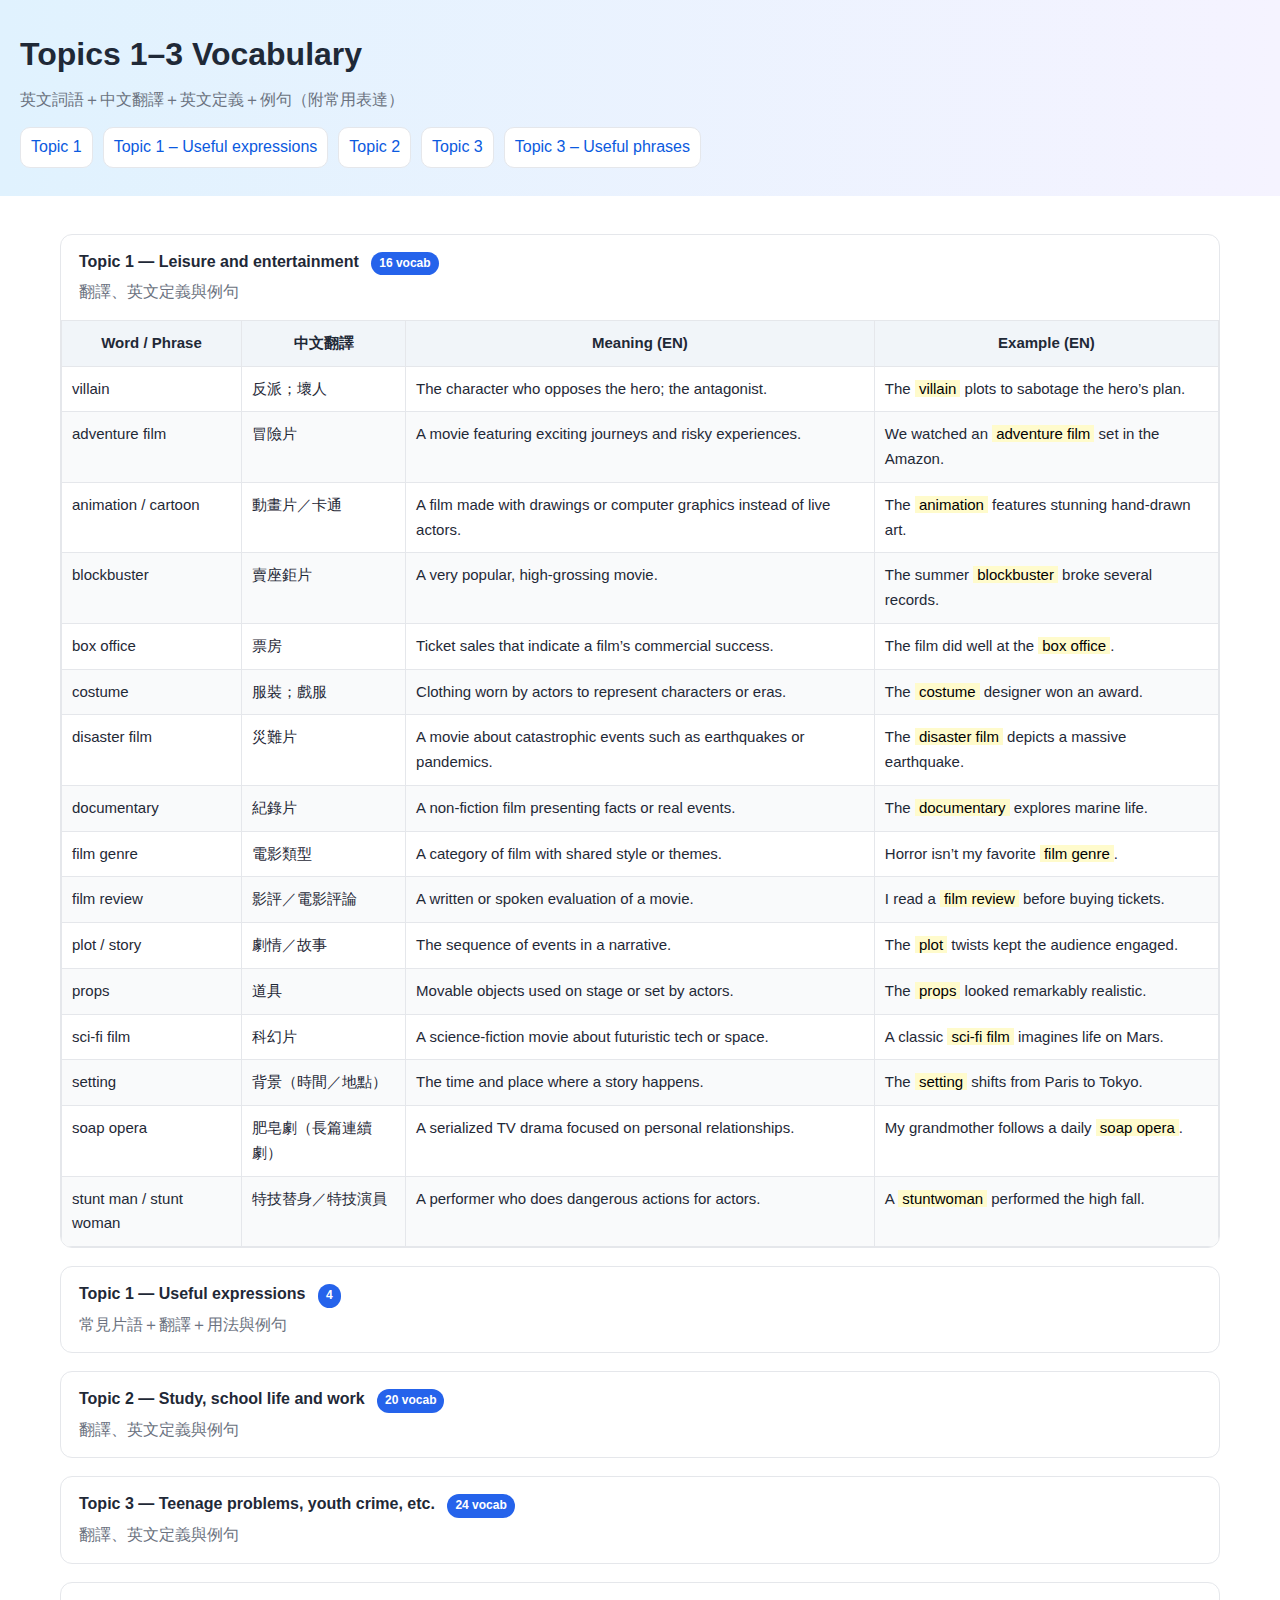
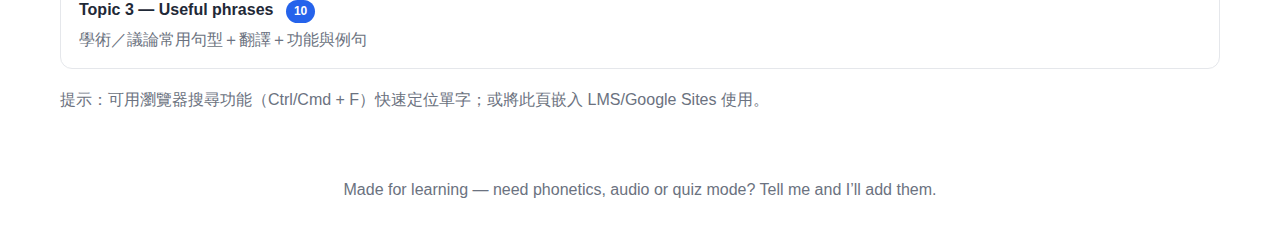
<file: temp/cf4b0970-d8c2-4a1d-97bd-eb12855cadb8/index.html>
<!DOCTYPE html>
<html lang="zh-Hant">
<head>
<meta charset="utf-8" />
<meta name="viewport" content="width=device-width, initial-scale=1" />
<title>Topics 1–3 Vocabulary | Translation, Definitions & Examples</title>
<style>
:root{
  --bg:#ffffff; --text:#1f2937; --muted:#6b7280; --accent:#2563eb;
  --border:#e5e7eb; --row:#f9fafb; --head:#f1f5f9;
}
*{box-sizing:border-box}
body{margin:0; font-family:-apple-system,BlinkMacSystemFont,"Segoe UI",Roboto,"Noto Sans TC",Arial,sans-serif; color:var(--text); background:var(--bg); line-height:1.65}
header{padding:28px 20px; background:linear-gradient(90deg,#e0f2fe,#f5f3ff)}
h1{margin:0 0 6px 0}
.lead{margin:0; color:var(--muted)}
.container{max-width:1200px; margin:0 auto; padding:20px}
.nav{display:flex; gap:10px; flex-wrap:wrap; margin-top:14px}
.nav a{color:#0b5ae0; text-decoration:none; border:1px solid var(--border); padding:6px 10px; border-radius:10px; background:#fff}
details{margin:18px 0; border:1px solid var(--border); border-radius:12px; overflow:hidden; background:#fff}
summary{cursor:pointer; padding:14px 18px; font-weight:700; list-style:none}
summary::-webkit-details-marker{display:none}
.badge{display:inline-block; margin-left:8px; padding:2px 8px; font-size:12px; color:#fff; background:var(--accent); border-radius:999px}
.summary-sub{display:block; font-weight:400; color:var(--muted); margin-top:4px}
.table-wrap{overflow:auto}
table{width:100%; border-collapse:collapse; font-size:15px}
thead th{position:sticky; top:0; background:var(--head); z-index:1}
th,td{border:1px solid var(--border); padding:10px; vertical-align:top}
tbody tr:nth-child(even){background:var(--row)}
small, .small{color:var(--muted)}
.footer{padding:28px 12px; text-align:center; color:var(--muted)}
mark{background:#fffbcc; padding:0 4px}
</style>
</head>
<body>
<header>
  <h1>Topics 1–3 Vocabulary</h1>
  <p class="lead">英文詞語＋中文翻譯＋英文定義＋例句（附常用表達）</p>
  <nav class="nav">
    <a href="#topic1">Topic 1</a>
    <a href="#topic1-expr">Topic 1 – Useful expressions</a>
    <a href="#topic2">Topic 2</a>
    <a href="#topic3">Topic 3</a>
    <a href="#topic3-phr">Topic 3 – Useful phrases</a>
  </nav>
</header>

<div class="container">

  <!-- Topic 1 -->
  <details id="topic1" open>
    <summary>Topic 1 — Leisure and entertainment <span class="badge">16 vocab</span>
      <span class="summary-sub">翻譯、英文定義與例句</span>
    </summary>
    <div class="table-wrap">
      <table>
        <thead>
          <tr>
            <th>Word / Phrase</th>
            <th>中文翻譯</th>
            <th>Meaning (EN)</th>
            <th>Example (EN)</th>
          </tr>
        </thead>
        <tbody>
          <tr>
            <td>villain</td>
            <td>反派；壞人</td>
            <td>The character who opposes the hero; the antagonist.</td>
            <td>The <mark>villain</mark> plots to sabotage the hero’s plan.</td>
          </tr>
          <tr>
            <td>adventure film</td>
            <td>冒險片</td>
            <td>A movie featuring exciting journeys and risky experiences.</td>
            <td>We watched an <mark>adventure film</mark> set in the Amazon.</td>
          </tr>
          <tr>
            <td>animation / cartoon</td>
            <td>動畫片／卡通</td>
            <td>A film made with drawings or computer graphics instead of live actors.</td>
            <td>The <mark>animation</mark> features stunning hand‑drawn art.</td>
          </tr>
          <tr>
            <td>blockbuster</td>
            <td>賣座鉅片</td>
            <td>A very popular, high‑grossing movie.</td>
            <td>The summer <mark>blockbuster</mark> broke several records.</td>
          </tr>
          <tr>
            <td>box office</td>
            <td>票房</td>
            <td>Ticket sales that indicate a film’s commercial success.</td>
            <td>The film did well at the <mark>box office</mark>.</td>
          </tr>
          <tr>
            <td>costume</td>
            <td>服裝；戲服</td>
            <td>Clothing worn by actors to represent characters or eras.</td>
            <td>The <mark>costume</mark> designer won an award.</td>
          </tr>
          <tr>
            <td>disaster film</td>
            <td>災難片</td>
            <td>A movie about catastrophic events such as earthquakes or pandemics.</td>
            <td>The <mark>disaster film</mark> depicts a massive earthquake.</td>
          </tr>
          <tr>
            <td>documentary</td>
            <td>紀錄片</td>
            <td>A non‑fiction film presenting facts or real events.</td>
            <td>The <mark>documentary</mark> explores marine life.</td>
          </tr>
          <tr>
            <td>film genre</td>
            <td>電影類型</td>
            <td>A category of film with shared style or themes.</td>
            <td>Horror isn’t my favorite <mark>film genre</mark>.</td>
          </tr>
          <tr>
            <td>film review</td>
            <td>影評／電影評論</td>
            <td>A written or spoken evaluation of a movie.</td>
            <td>I read a <mark>film review</mark> before buying tickets.</td>
          </tr>
          <tr>
            <td>plot / story</td>
            <td>劇情／故事</td>
            <td>The sequence of events in a narrative.</td>
            <td>The <mark>plot</mark> twists kept the audience engaged.</td>
          </tr>
          <tr>
            <td>props</td>
            <td>道具</td>
            <td>Movable objects used on stage or set by actors.</td>
            <td>The <mark>props</mark> looked remarkably realistic.</td>
          </tr>
          <tr>
            <td>sci‑fi film</td>
            <td>科幻片</td>
            <td>A science‑fiction movie about futuristic tech or space.</td>
            <td>A classic <mark>sci‑fi film</mark> imagines life on Mars.</td>
          </tr>
          <tr>
            <td>setting</td>
            <td>背景（時間／地點）</td>
            <td>The time and place where a story happens.</td>
            <td>The <mark>setting</mark> shifts from Paris to Tokyo.</td>
          </tr>
          <tr>
            <td>soap opera</td>
            <td>肥皂劇（長篇連續劇）</td>
            <td>A serialized TV drama focused on personal relationships.</td>
            <td>My grandmother follows a daily <mark>soap opera</mark>.</td>
          </tr>
          <tr>
            <td>stunt man / stunt woman</td>
            <td>特技替身／特技演員</td>
            <td>A performer who does dangerous actions for actors.</td>
            <td>A <mark>stuntwoman</mark> performed the high fall.</td>
          </tr>
        </tbody>
      </table>
    </div>
  </details>

  <!-- Topic 1: Useful expressions -->
  <details id="topic1-expr">
    <summary>Topic 1 — Useful expressions <span class="badge">4</span>
      <span class="summary-sub">常見片語＋翻譯＋用法與例句</span>
    </summary>
    <div class="table-wrap">
      <table>
        <thead>
          <tr>
            <th>Expression</th>
            <th>中文翻譯</th>
            <th>Meaning (EN)</th>
            <th>Example (EN)</th>
          </tr>
        </thead>
        <tbody>
          <tr>
            <td>burn the midnight oil</td>
            <td>熬夜用功；開夜車</td>
            <td>Work late into the night to finish something.</td>
            <td>He <mark>burned the midnight oil</mark> to finish the script.</td>
          </tr>
          <tr>
            <td>go after one’s dream</td>
            <td>追尋夢想</td>
            <td>Actively pursue what you truly want to achieve.</td>
            <td>She left her job to <mark>go after her dream</mark> of directing.</td>
          </tr>
          <tr>
            <td>take one’s breath away</td>
            <td>令…驚艷／屏息</td>
            <td>To be extremely beautiful or impressive.</td>
            <td>The final scene will <mark>take your breath away</mark>.</td>
          </tr>
          <tr>
            <td>fight an uphill battle</td>
            <td>面臨艱苦的奮鬥</td>
            <td>Struggle against great difficulties or disadvantages.</td>
            <td>Independent films often <mark>fight an uphill battle</mark> for funding.</td>
          </tr>
        </tbody>
      </table>
    </div>
  </details>

  <!-- Topic 2 -->
  <details id="topic2">
    <summary>Topic 2 — Study, school life and work <span class="badge">20 vocab</span>
      <span class="summary-sub">翻譯、英文定義與例句</span>
    </summary>
    <div class="table-wrap">
      <table>
        <thead>
          <tr>
            <th>Word / Phrase</th>
            <th>中文翻譯</th>
            <th>Meaning (EN)</th>
            <th>Example (EN)</th>
          </tr>
        </thead>
        <tbody>
          <tr>
            <td>alumni</td>
            <td>校友（複數）</td>
            <td>People who have graduated from a school or university.</td>
            <td>The <mark>alumni</mark> network helped me find an internship.</td>
          </tr>
          <tr>
            <td>career counsellor</td>
            <td>生涯／就業輔導員</td>
            <td>A specialist who advises on study paths and jobs.</td>
            <td>A <mark>career counsellor</mark> reviewed my résumé.</td>
          </tr>
          <tr>
            <td>discipline master</td>
            <td>訓導主任</td>
            <td>A teacher responsible for student discipline.</td>
            <td>The <mark>discipline master</mark> handles bullying cases.</td>
          </tr>
          <tr>
            <td>graduate (n.)</td>
            <td>畢業生</td>
            <td>A person who has completed a course of study.</td>
            <td>The <mark>graduates</mark> tossed their caps into the air.</td>
          </tr>
          <tr>
            <td>janitor</td>
            <td>工友；看門人；清潔工</td>
            <td>Someone who cleans and maintains a building.</td>
            <td>The <mark>janitor</mark> keeps the corridors clean.</td>
          </tr>
          <tr>
            <td>librarian</td>
            <td>圖書館員</td>
            <td>A person who manages library resources and services.</td>
            <td>Ask the <mark>librarian</mark> for research databases.</td>
          </tr>
          <tr>
            <td>prefect</td>
            <td>風紀；學生幹部</td>
            <td>A senior student with duties to help maintain order.</td>
            <td>The <mark>prefects</mark> organized the school fair.</td>
          </tr>
          <tr>
            <td>principal / headmaster</td>
            <td>校長</td>
            <td>The head of a school.</td>
            <td>The <mark>principal</mark> announced a new policy.</td>
          </tr>
          <tr>
            <td>tutor</td>
            <td>導師；家教</td>
            <td>Someone who gives one‑to‑one or small‑group instruction.</td>
            <td>She works as a math <mark>tutor</mark> after school.</td>
          </tr>
          <tr>
            <td>gymnasium</td>
            <td>體育館</td>
            <td>An indoor hall for sports and physical education.</td>
            <td>PE class is held in the <mark>gymnasium</mark> on rainy days.</td>
          </tr>
          <tr>
            <td>lecture theatre</td>
            <td>演講廳；大講堂</td>
            <td>A large room designed for lectures.</td>
            <td>The <mark>lecture theatre</mark> seats 300 students.</td>
          </tr>
          <tr>
            <td>covered playground</td>
            <td>有蓋操場</td>
            <td>A roofed play area used for sports or recess.</td>
            <td>We eat lunch at the <mark>covered playground</mark>.</td>
          </tr>
          <tr>
            <td>sickroom</td>
            <td>醫療室；保健室</td>
            <td>The room where students receive first aid at school.</td>
            <td>If you feel unwell, go to the <mark>sickroom</mark>.</td>
          </tr>
          <tr>
            <td>tuck shop</td>
            <td>小賣部</td>
            <td>A small shop at school selling snacks and drinks.</td>
            <td>You can buy snacks at the <mark>tuck shop</mark>.</td>
          </tr>
          <tr>
            <td>debating team</td>
            <td>辯論隊</td>
            <td>A group that practices and competes in debates.</td>
            <td>He trains with the <mark>debating team</mark> every Friday.</td>
          </tr>
          <tr>
            <td>morning assembly</td>
            <td>早會；朝會</td>
            <td>A daily gathering for announcements or ceremonies.</td>
            <td>We sing the school song at <mark>morning assembly</mark>.</td>
          </tr>
          <tr>
            <td>get unplugged (v.)</td>
            <td>遠離電子設備；斷網</td>
            <td>To take a break from digital devices and the internet.</td>
            <td>Try to <mark>get unplugged</mark> for an hour before bed.</td>
          </tr>
          <tr>
            <td>sense of achievement and satisfaction</td>
            <td>成就感與滿足感</td>
            <td>A feeling of pride and contentment after success.</td>
            <td>Finishing the project gave me a <mark>sense of achievement and satisfaction</mark>.</td>
          </tr>
          <tr>
            <td>unrealistic parental expectations</td>
            <td>不切實際的父母期望</td>
            <td>Demands from parents that are too high or impractical.</td>
            <td><mark>Unrealistic parental expectations</mark> can increase student stress.</td>
          </tr>
          <tr>
            <td>pick up a hobby</td>
            <td>培養／開始一項嗜好</td>
            <td>To start learning or enjoying a hobby casually.</td>
            <td>I <mark>picked up a hobby</mark> in photography over summer.</td>
          </tr>
        </tbody>
      </table>
    </div>
  </details>

  <!-- Topic 3 -->
  <details id="topic3">
    <summary>Topic 3 — Teenage problems, youth crime, etc. <span class="badge">24 vocab</span>
      <span class="summary-sub">翻譯、英文定義與例句</span>
    </summary>
    <div class="table-wrap">
      <table>
        <thead>
          <tr>
            <th>Word / Phrase</th>
            <th>中文翻譯</th>
            <th>Meaning (EN)</th>
            <th>Example (EN)</th>
          </tr>
        </thead>
        <tbody>
          <tr>
            <td>addicted to</td>
            <td>對…上癮</td>
            <td>Unable to stop using/doing something compulsively.</td>
            <td>He is <mark>addicted to</mark> online games.</td>
          </tr>
          <tr>
            <td>cyberbullying</td>
            <td>網絡欺凌</td>
            <td>Bullying that happens via digital devices or platforms.</td>
            <td>Schools should have policies against <mark>cyberbullying</mark>.</td>
          </tr>
          <tr>
            <td>cigarette</td>
            <td>香煙</td>
            <td>A small roll of tobacco for smoking.</td>
            <td>Smoking a <mark>cigarette</mark> harms your lungs.</td>
          </tr>
          <tr>
            <td>drug abuse</td>
            <td>濫用藥物／毒品</td>
            <td>The harmful or illegal use of drugs.</td>
            <td><mark>Drug abuse</mark> can ruin lives and families.</td>
          </tr>
          <tr>
            <td>gang fight</td>
            <td>幫派鬥毆</td>
            <td>A violent clash between groups of youths.</td>
            <td>Police intervened in a <mark>gang fight</mark> near the station.</td>
          </tr>
          <tr>
            <td>go astray</td>
            <td>誤入歧途</td>
            <td>To behave wrongly or leave the right path.</td>
            <td>Without support, some teens may <mark>go astray</mark>.</td>
          </tr>
          <tr>
            <td>guidance</td>
            <td>指導；輔導</td>
            <td>Advice or counseling that helps decisions or behavior.</td>
            <td>Seek <mark>guidance</mark> from a counsellor or teacher.</td>
          </tr>
          <tr>
            <td>juvenile delinquency</td>
            <td>青少年犯罪</td>
            <td>Illegal or antisocial behavior by minors.</td>
            <td>Programs can reduce <mark>juvenile delinquency</mark>.</td>
          </tr>
          <tr>
            <td>mood swings</td>
            <td>情緒波動</td>
            <td>Rapid changes in one’s emotional state.</td>
            <td>Hormones can cause <mark>mood swings</mark> in adolescence.</td>
          </tr>
          <tr>
            <td>peer pressure</td>
            <td>同儕壓力</td>
            <td>Influence from people of the same age group.</td>
            <td><mark>Peer pressure</mark> might push teens to try alcohol.</td>
          </tr>
          <tr>
            <td>rebellious</td>
            <td>叛逆的</td>
            <td>Resisting authority or rules.</td>
            <td>She went through a <mark>rebellious</mark> phase at 15.</td>
          </tr>
          <tr>
            <td>self-confidence</td>
            <td>自信</td>
            <td>Belief in one’s abilities.</td>
            <td>Volunteering boosts <mark>self-confidence</mark>.</td>
          </tr>
          <tr>
            <td>self-esteem</td>
            <td>自尊</td>
            <td>How much you value and respect yourself.</td>
            <td>Encouragement can strengthen <mark>self-esteem</mark>.</td>
          </tr>
          <tr>
            <td>self-image</td>
            <td>自我形象</td>
            <td>The mental picture you have of yourself.</td>
            <td>Social media may distort teens’ <mark>self-image</mark>.</td>
          </tr>
          <tr>
            <td>unlawful</td>
            <td>非法的；違法的</td>
            <td>Not permitted by law.</td>
            <td>Vandalism is <mark>unlawful</mark>.</td>
          </tr>
          <tr>
            <td>zero tolerance</td>
            <td>零容忍</td>
            <td>No acceptance of a certain behavior under any circumstances.</td>
            <td>The school has a <mark>zero tolerance</mark> policy for violence.</td>
          </tr>
          <tr>
            <td>anxiety</td>
            <td>焦慮</td>
            <td>Worry or nervousness about something uncertain.</td>
            <td>Exams often trigger <mark>anxiety</mark>.</td>
          </tr>
          <tr>
            <td>pay attention in class</td>
            <td>上課專心</td>
            <td>To listen and focus during lessons.</td>
            <td>Please <mark>pay attention in class</mark> during instructions.</td>
          </tr>
          <tr>
            <td>use your time wisely</td>
            <td>明智地使用時間</td>
            <td>Manage your schedule efficiently and sensibly.</td>
            <td><mark>Use your time wisely</mark> to balance study and rest.</td>
          </tr>
          <tr>
            <td>optimize / maximize your time</td>
            <td>優化／最大化利用時間</td>
            <td>Make the best or fullest use of your time.</td>
            <td>Plan your day to <mark>optimize your time</mark>.</td>
          </tr>
          <tr>
            <td>balanced diet</td>
            <td>均衡飲食</td>
            <td>Eating a variety of foods in healthy proportions.</td>
            <td>Eat a <mark>balanced diet</mark> rich in fruits and vegetables.</td>
          </tr>
          <tr>
            <td>poor concentration</td>
            <td>注意力不集中</td>
            <td>Difficulty focusing on tasks.</td>
            <td><mark>Poor concentration</mark> can result from lack of sleep.</td>
          </tr>
          <tr>
            <td>lack of energy</td>
            <td>精力不足</td>
            <td>Feeling tired and low in vitality.</td>
            <td>Skipping breakfast leads to a <mark>lack of energy</mark>.</td>
          </tr>
          <tr>
            <td>sleep deprivation</td>
            <td>睡眠不足</td>
            <td>Not getting enough sleep over time.</td>
            <td><mark>Sleep deprivation</mark> impairs memory and mood.</td>
          </tr>
        </tbody>
      </table>
    </div>
  </details>

  <!-- Topic 3: Useful phrases -->
  <details id="topic3-phr">
    <summary>Topic 3 — Useful phrases <span class="badge">10</span>
      <span class="summary-sub">學術／議論常用句型＋翻譯＋功能與例句</span>
    </summary>
    <div class="table-wrap">
      <table>
        <thead>
          <tr>
            <th>Phrase</th>
            <th>中文翻譯</th>
            <th>Function / Meaning (EN)</th>
            <th>Example (EN)</th>
          </tr>
        </thead>
        <tbody>
          <tr>
            <td>Recent figures have shown that …</td>
            <td>近期數據顯示……</td>
            <td>Introduces up‑to‑date statistics.</td>
            <td><mark>Recent figures have shown that</mark> teen vaping is declining.</td>
          </tr>
          <tr>
            <td>A recent report shows that …</td>
            <td>最近一份報告指出……</td>
            <td>References a new study or report.</td>
            <td><mark>A recent report shows that</mark> cyberbullying is underreported.</td>
          </tr>
          <tr>
            <td>There are multiple contributing factors to this problem/worsening situation.</td>
            <td>導致此問題／惡化的因素有多個。</td>
            <td>Signals a multi‑cause analysis.</td>
            <td><mark>There are multiple contributing factors</mark> to student sleep deprivation.</td>
          </tr>
          <tr>
            <td>On the one hand…</td>
            <td>一方面……</td>
            <td>Presents the first side of a contrast.</td>
            <td><mark>On the one hand</mark>, social media connects friends.</td>
          </tr>
          <tr>
            <td>On the other hand…</td>
            <td>另一方面……</td>
            <td>Presents the opposing side.</td>
            <td><mark>On the other hand</mark>, it can fuel envy and anxiety.</td>
          </tr>
          <tr>
            <td>Conversely…</td>
            <td>相反地……</td>
            <td>Shows a direct contrast or reversal.</td>
            <td><mark>Conversely</mark>, stricter rules may push the behavior underground.</td>
          </tr>
          <tr>
            <td>Some people believe that …</td>
            <td>有人認為……</td>
            <td>Introduces a commonly held opinion (neutral tone).</td>
            <td><mark>Some people believe that</mark> homework should be abolished.</td>
          </tr>
          <tr>
            <td>Some people argue that …</td>
            <td>有人主張……</td>
            <td>Introduces a stronger claim or debate point.</td>
            <td><mark>Some people argue that</mark> school uniforms improve discipline.</td>
          </tr>
          <tr>
            <td>In fact…</td>
            <td>事實上……</td>
            <td>Emphasizes or clarifies with evidence.</td>
            <td><mark>In fact</mark>, many teens balance part‑time jobs and study successfully.</td>
          </tr>
          <tr>
            <td>One shocking and revealing fact is that …</td>
            <td>一個令人震驚且發人深省的事實是……</td>
            <td>Introduces a surprising statistic or finding.</td>
            <td><mark>One shocking and revealing fact is that</mark> nearly half of students report stress symptoms.</td>
          </tr>
        </tbody>
      </table>
    </div>
  </details>

  <p class="small">提示：可用瀏覽器搜尋功能（Ctrl/Cmd + F）快速定位單字；或將此頁嵌入 LMS/Google Sites 使用。</p>

</div>

<footer class="footer">
  Made for learning — need phonetics, audio or quiz mode? Tell me and I’ll add them.
</footer>
</body>
</html>
</file>
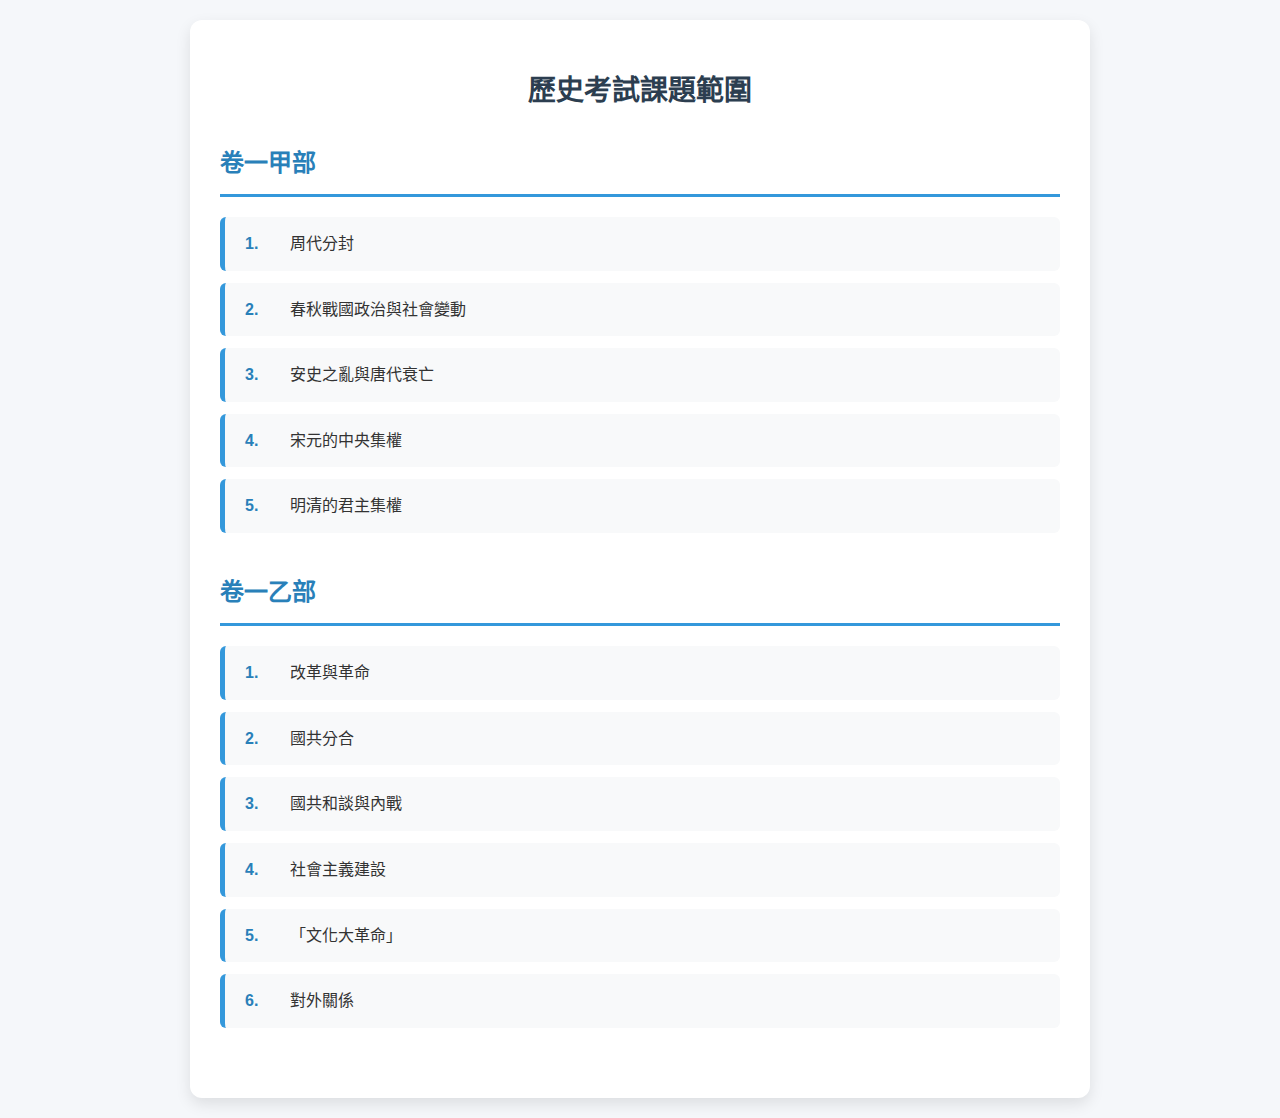
<file: temp/d97ed6b4-1e44-4eb1-95ac-93b111a9571c/index.html>
<!DOCTYPE html>
<html lang="zh-TW">
<head>
    <meta charset="UTF-8">
    <meta name="viewport" content="width=device-width, initial-scale=1.0">
    <title>歷史考試課題範圍</title>
    <style>
        body {
            font-family: "Microsoft JhengHei", Arial, sans-serif;
            line-height: 1.6;
            max-width: 900px;
            margin: 0 auto;
            padding: 20px;
            background-color: #f5f7fa;
            color: #333;
        }
        .container {
            background-color: white;
            border-radius: 12px;
            padding: 30px;
            box-shadow: 0 6px 15px rgba(0,0,0,0.1);
        }
        h1 {
            text-align: center;
            color: #2c3e50;
            margin-bottom: 30px;
            font-size: 28px;
        }
        .volume {
            margin-bottom: 40px;
        }
        .volume-header {
            color: #2980b9;
            border-bottom: 3px solid #3498db;
            padding-bottom: 12px;
            margin-bottom: 20px;
            font-size: 24px;
        }
        .topic-list {
            list-style-type: none;
            padding-left: 0;
        }
        .topic-item {
            padding: 14px 20px;
            margin: 12px 0;
            background-color: #f8f9fa;
            border-left: 5px solid #3498db;
            border-radius: 6px;
            transition: all 0.3s ease;
            display: flex;
            align-items: center;
        }
        .topic-item:hover {
            background-color: #e3f2fd;
            transform: translateX(8px);
            box-shadow: 0 4px 8px rgba(0,0,0,0.08);
        }
        .topic-number {
            font-weight: bold;
            color: #2980b9;
            min-width: 30px;
            margin-right: 15px;
        }
        .topic-text {
            flex: 1;
        }
    </style>
</head>
<body>
    <div class="container">
        <h1>歷史考試課題範圍</h1>
        
        <!-- 卷一甲部 -->
        <div class="volume">
            <h2 class="volume-header">卷一甲部</h2>
            <ul class="topic-list">
                <li class="topic-item">
                    <span class="topic-number">1.</span>
                    <span class="topic-text">周代分封</span>
                </li>
                <li class="topic-item">
                    <span class="topic-number">2.</span>
                    <span class="topic-text">春秋戰國政治與社會變動</span>
                </li>
                <li class="topic-item">
                    <span class="topic-number">3.</span>
                    <span class="topic-text">安史之亂與唐代衰亡</span>
                </li>
                <li class="topic-item">
                    <span class="topic-number">4.</span>
                    <span class="topic-text">宋元的中央集權</span>
                </li>
                <li class="topic-item">
                    <span class="topic-number">5.</span>
                    <span class="topic-text">明清的君主集權</span>
                </li>
            </ul>
        </div>

        <!-- 卷一乙部 -->
        <div class="volume">
            <h2 class="volume-header">卷一乙部</h2>
            <ul class="topic-list">
                <li class="topic-item">
                    <span class="topic-number">1.</span>
                    <span class="topic-text">改革與革命</span>
                </li>
                <li class="topic-item">
                    <span class="topic-number">2.</span>
                    <span class="topic-text">國共分合</span>
                </li>
                <li class="topic-item">
                    <span class="topic-number">3.</span>
                    <span class="topic-text">國共和談與內戰</span>
                </li>
                <li class="topic-item">
                    <span class="topic-number">4.</span>
                    <span class="topic-text">社會主義建設</span>
                </li>
                <li class="topic-item">
                    <span class="topic-number">5.</span>
                    <span class="topic-text">「文化大革命」</span>
                </li>
                <li class="topic-item">
                    <span class="topic-number">6.</span>
                    <span class="topic-text">對外關係</span>
                </li>
            </ul>
        </div>
    </div>
</body>
</html>
</file>
